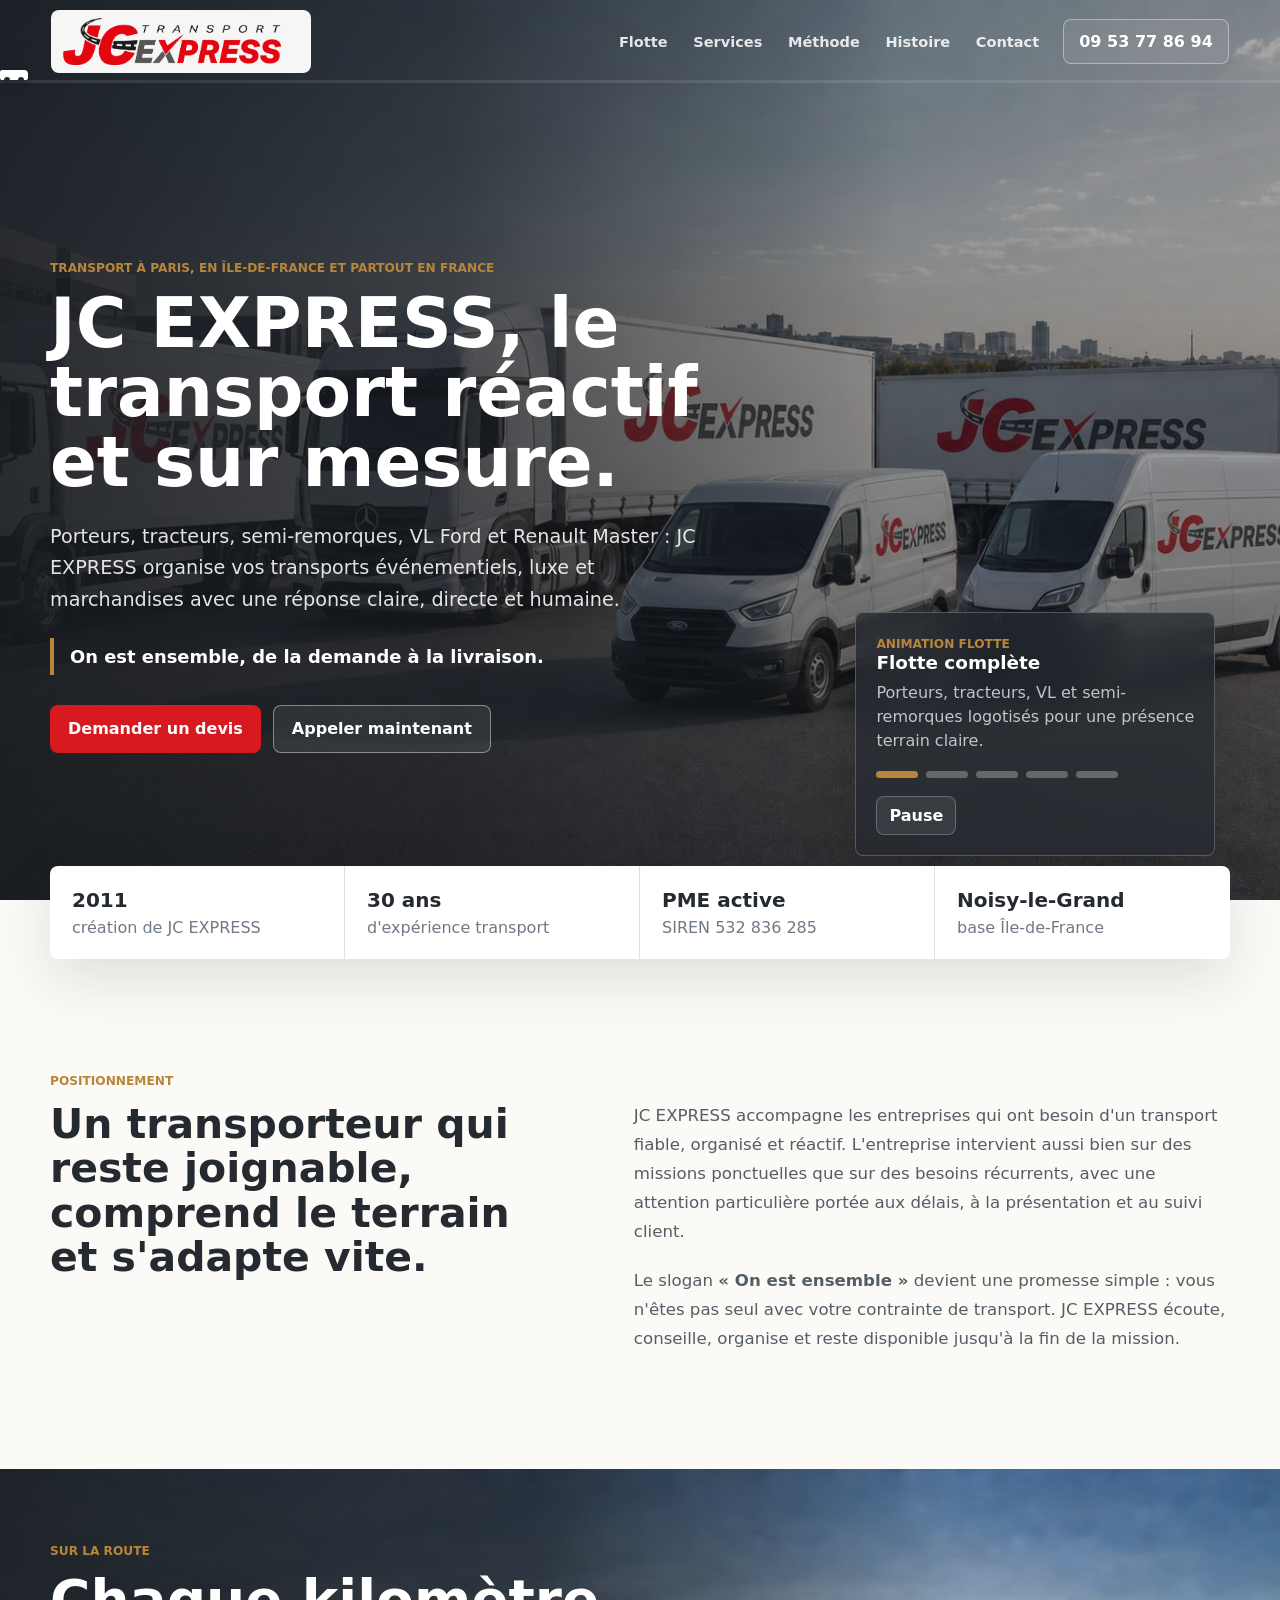
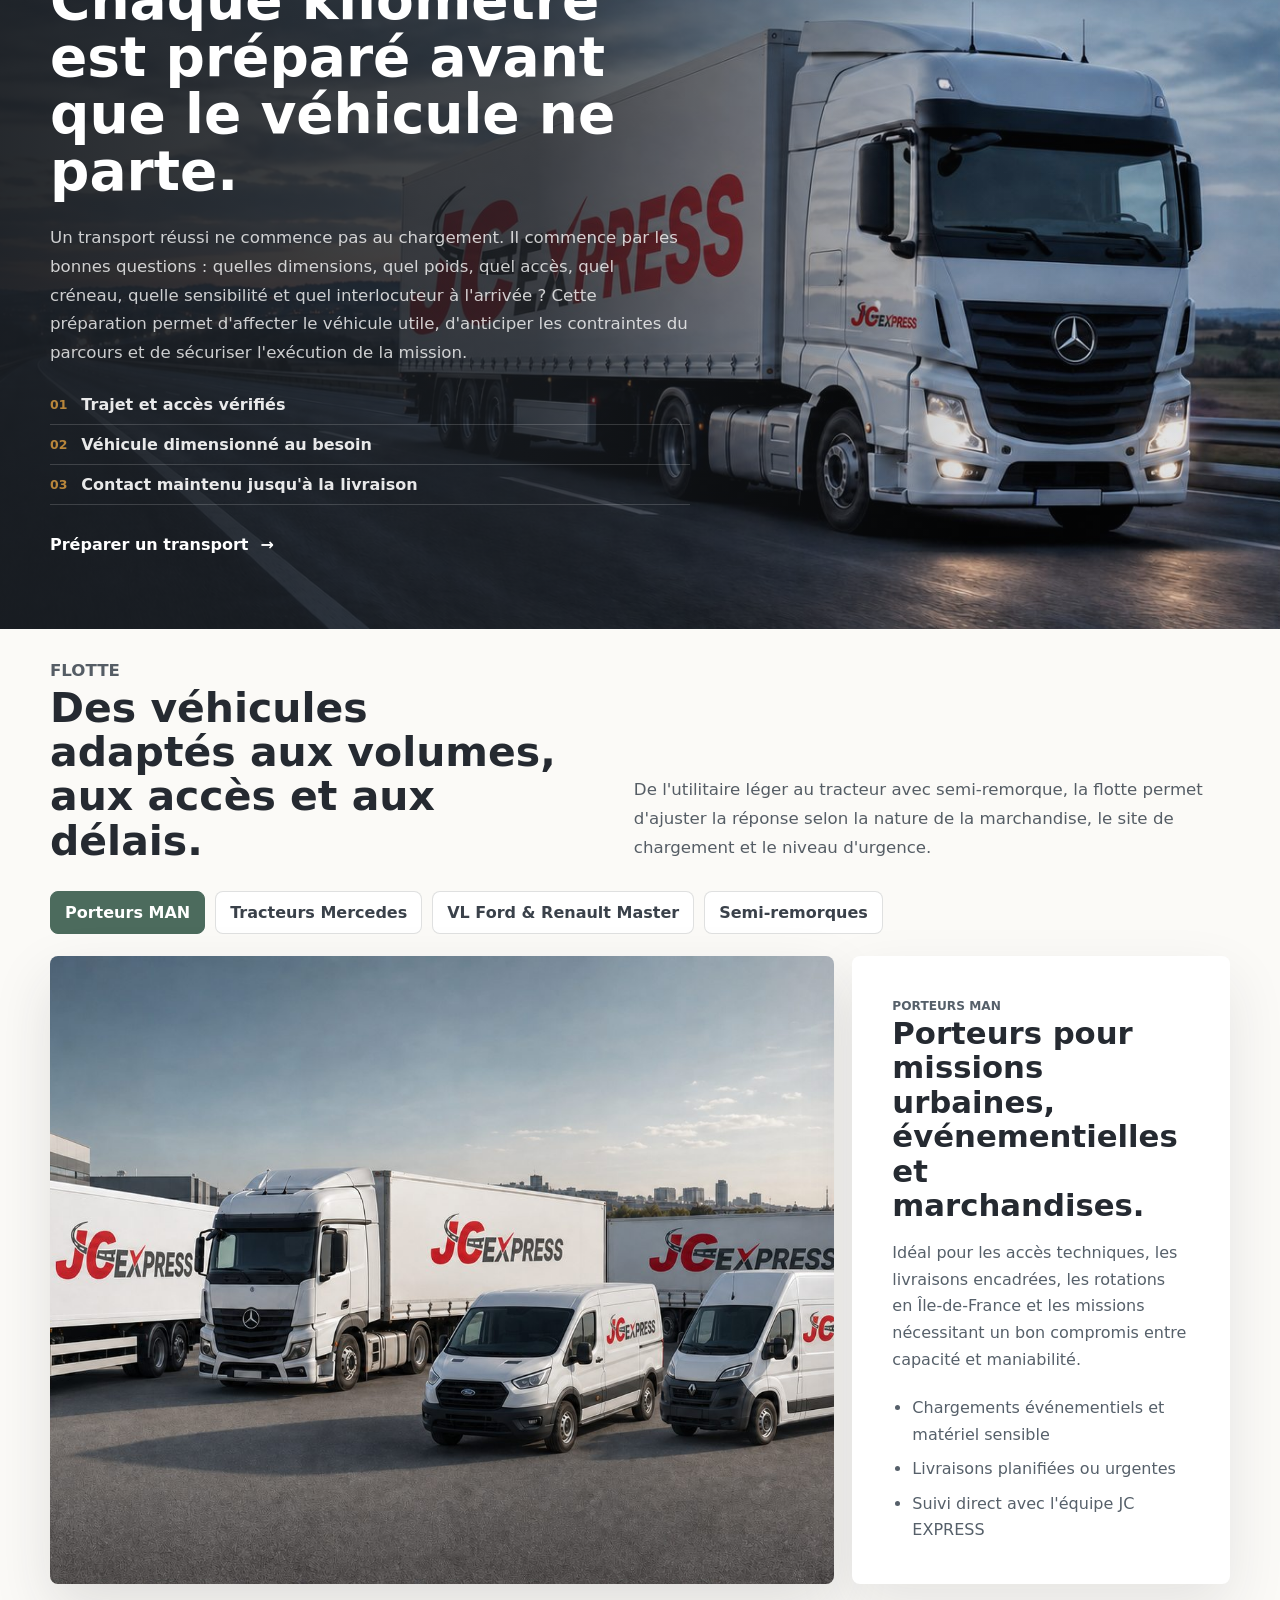
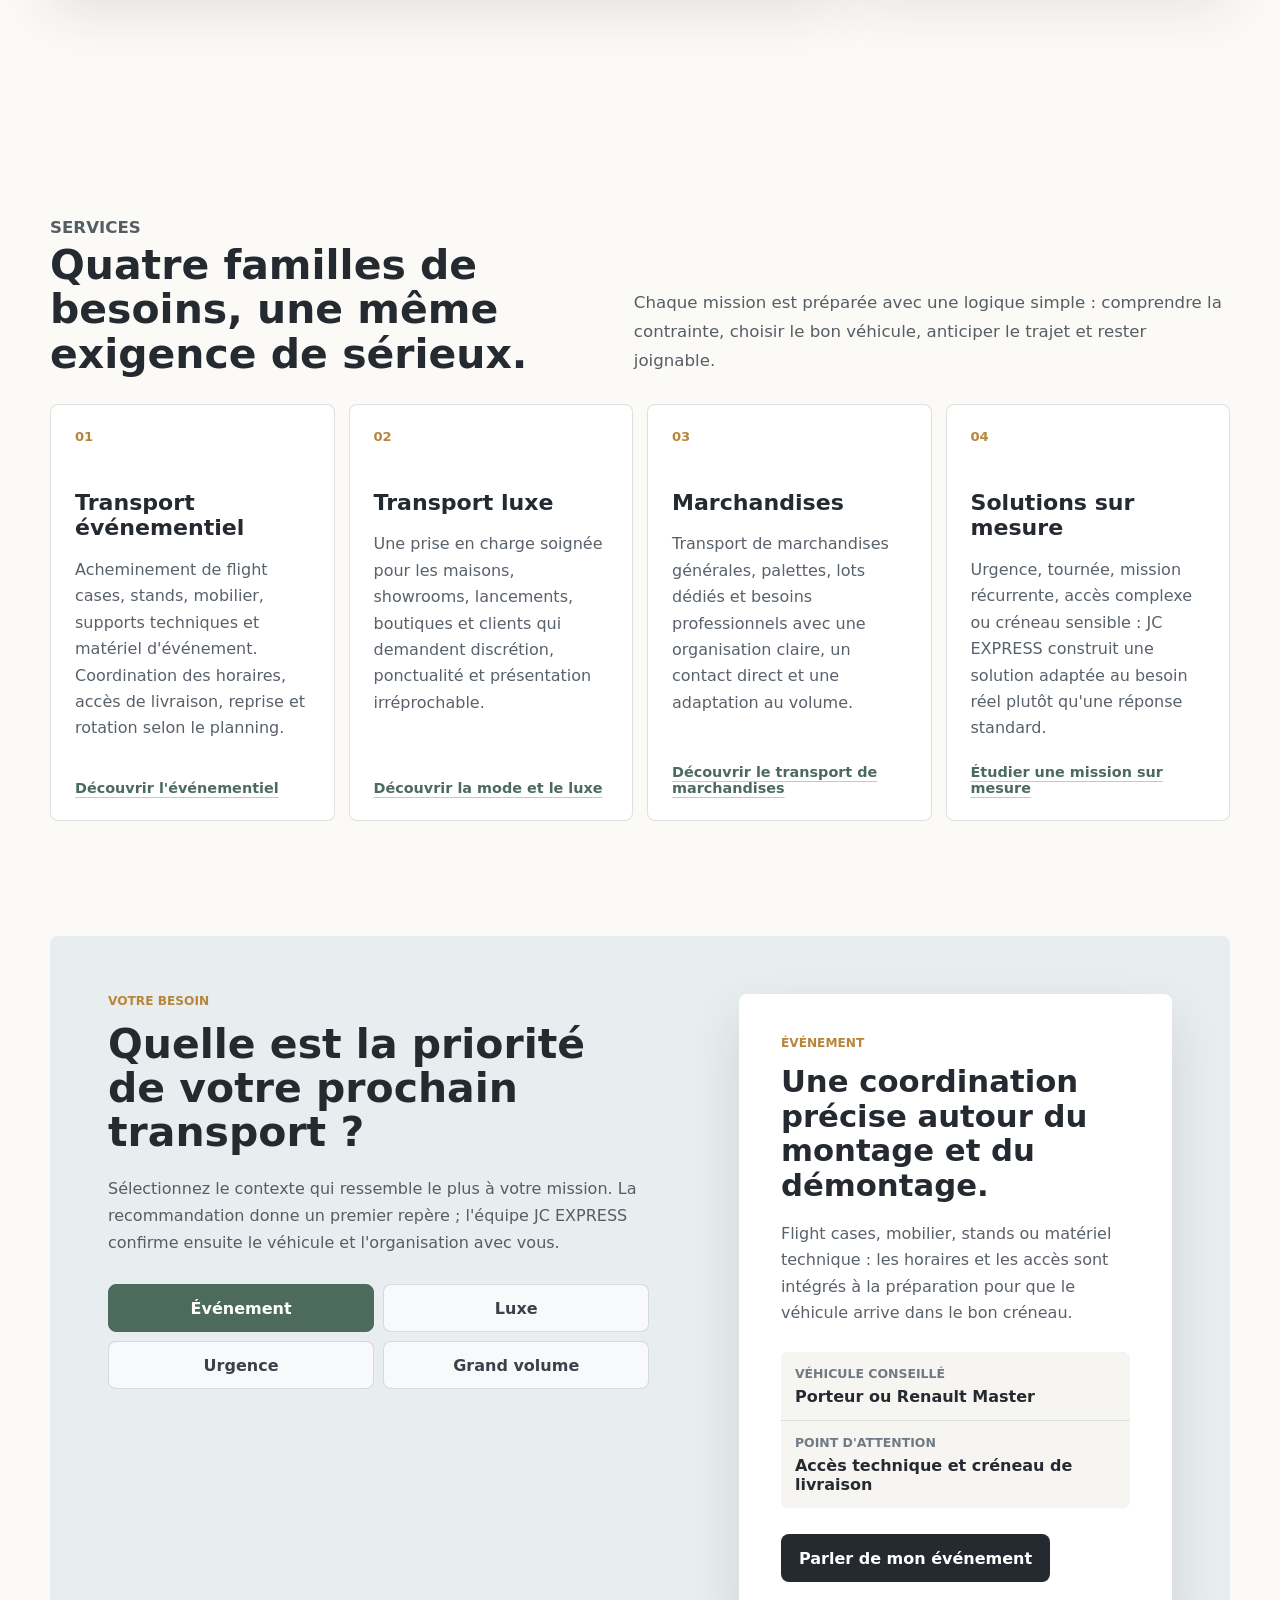
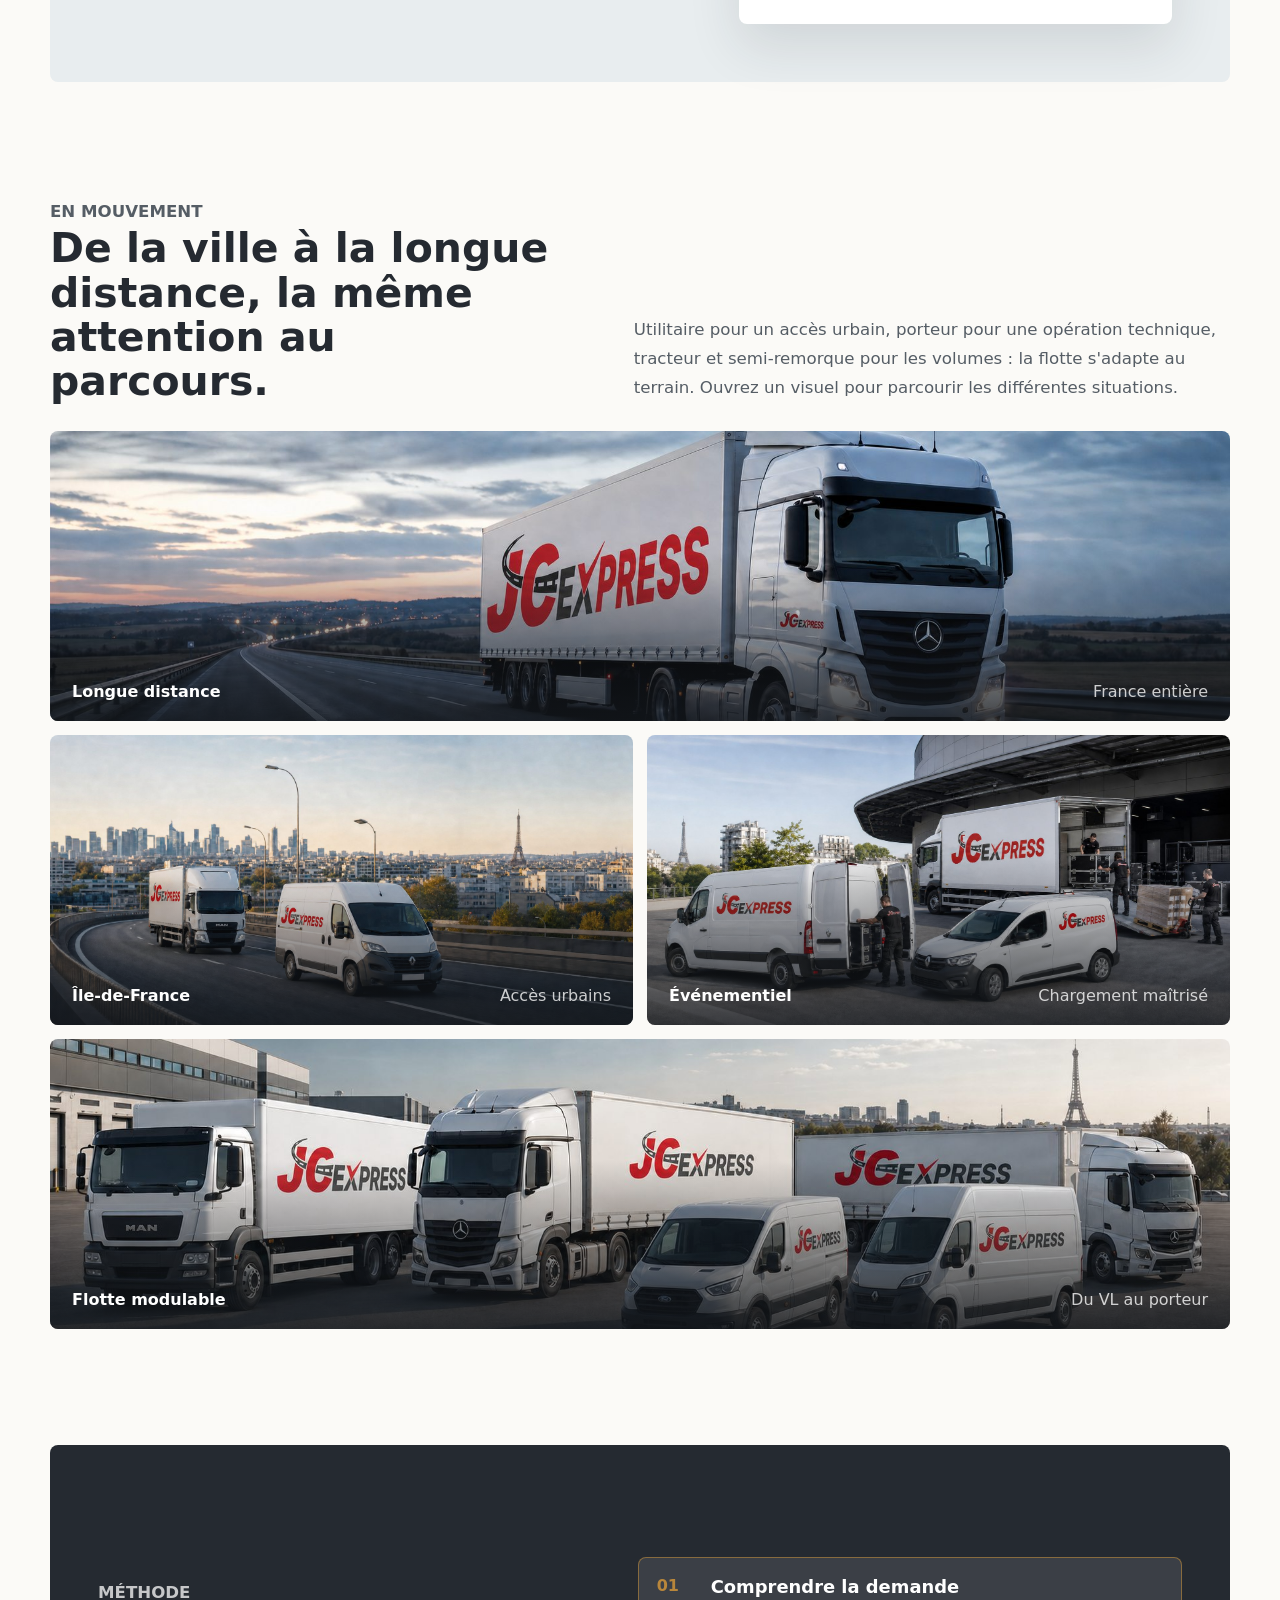
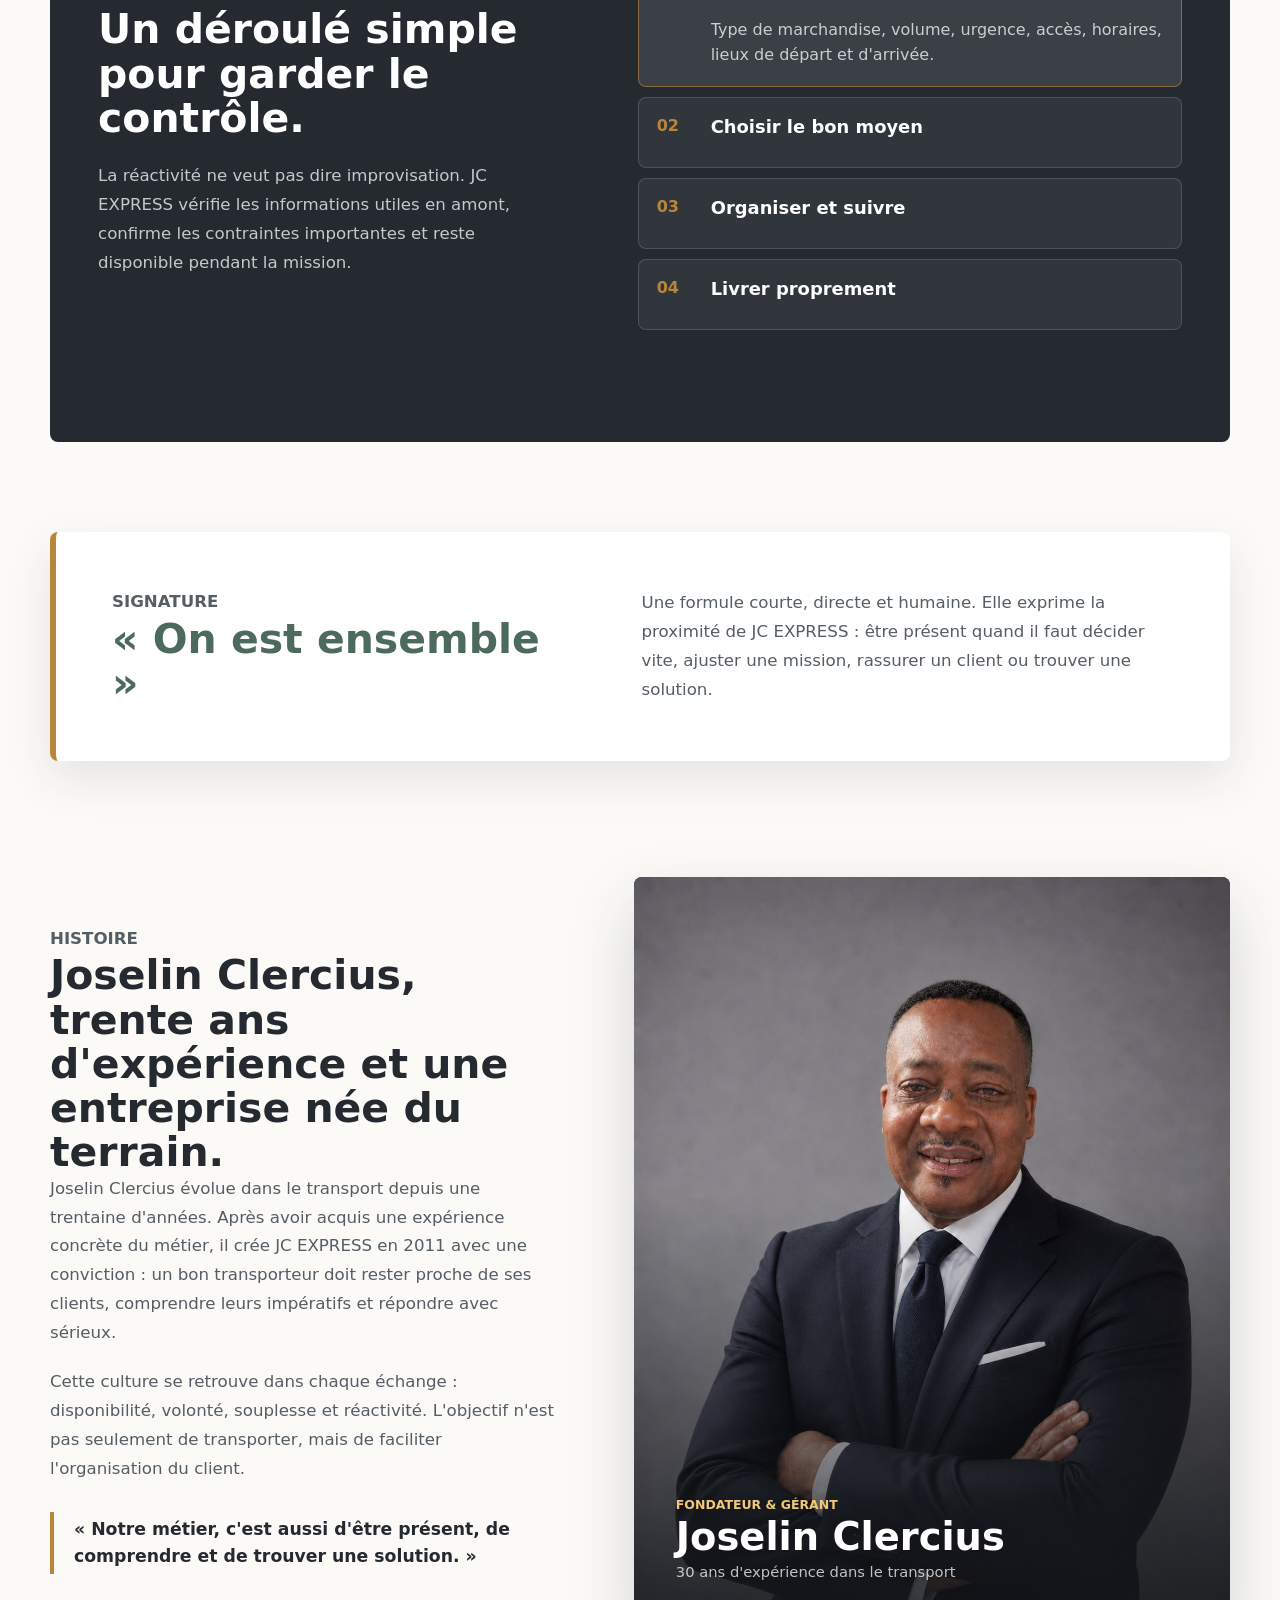
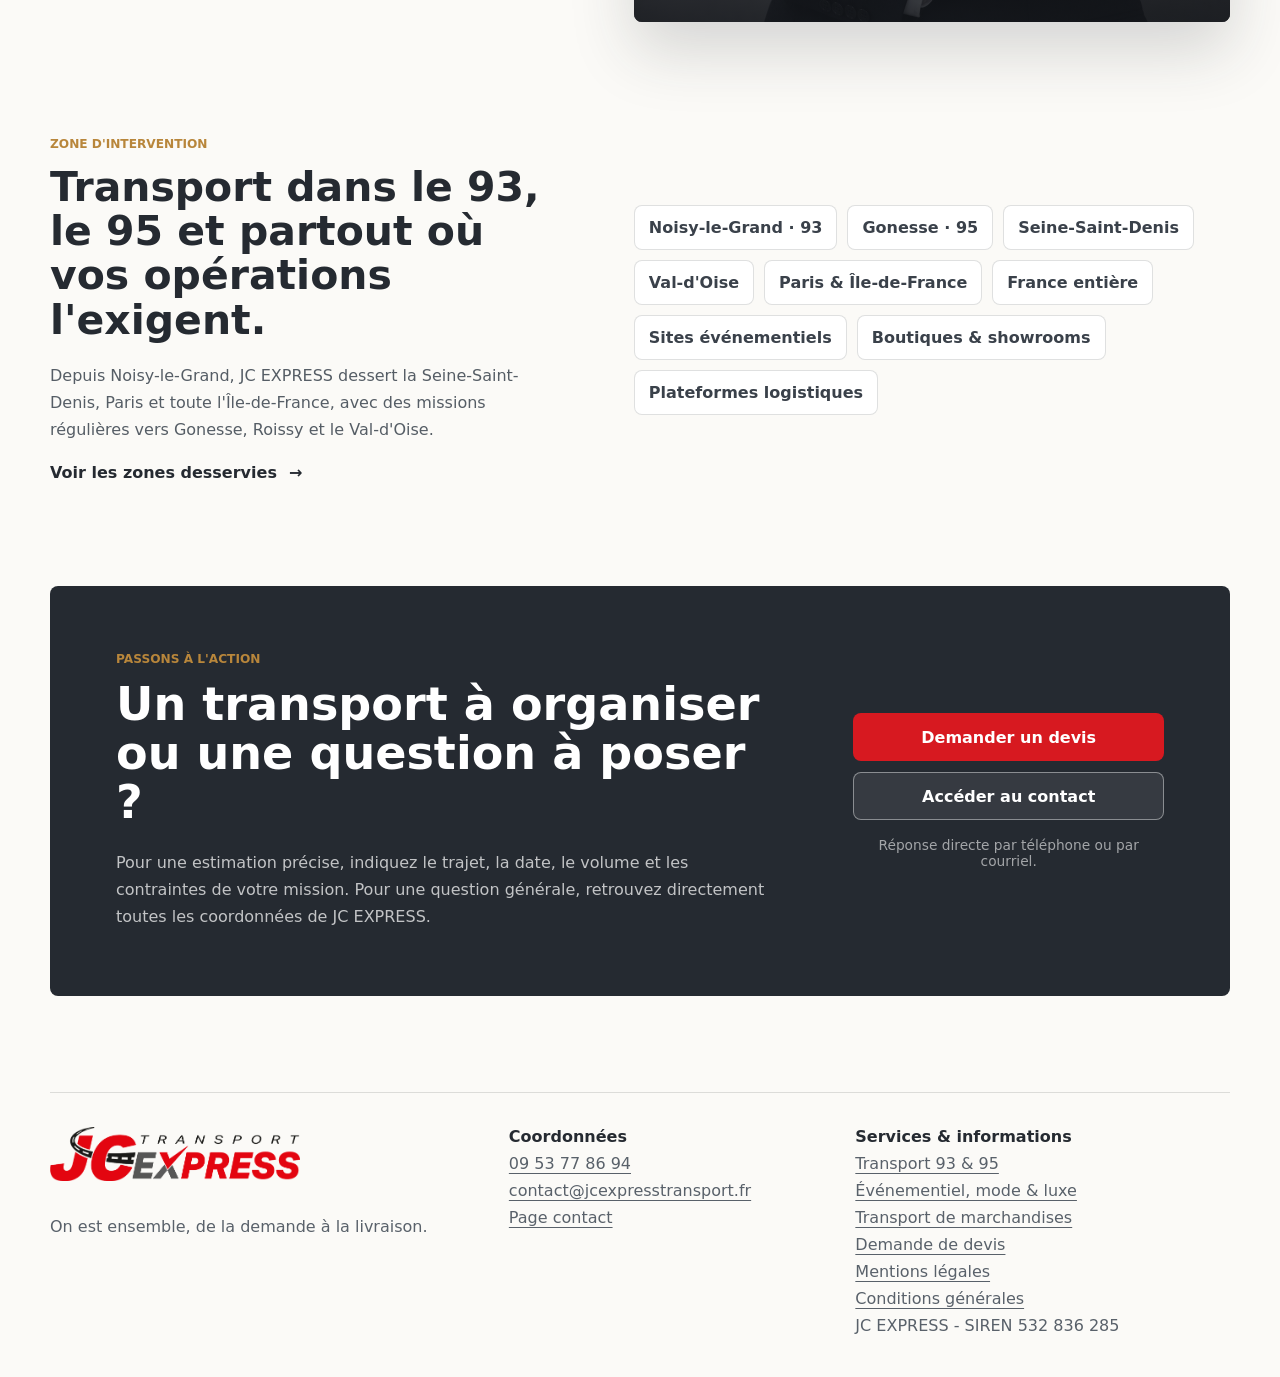
<file: index.html>
<!doctype html>
<html lang="fr">
  <head>
    <meta charset="utf-8" />
    <meta name="viewport" content="width=device-width, initial-scale=1" />
    <title>JC EXPRESS | Transport événementiel, luxe et marchandises</title>
    <link rel="canonical" href="https://www.jcexpresstransport.fr/" />
    <meta
      name="description"
      content="JC EXPRESS organise vos transports événementiels, mode, luxe et marchandises depuis Noisy-le-Grand (93), vers Gonesse (95), l'Île-de-France et toute la France."
    />
    <meta name="robots" content="index,follow,max-image-preview:large" />
    <meta name="theme-color" content="#252a31" />
    <meta property="og:title" content="JC EXPRESS | On est ensemble, de la demande à la livraison" />
    <meta
      property="og:description"
      content="Une entreprise de transport réactive, flexible et proche de ses clients depuis 2011."
    />
    <meta property="og:type" content="website" />
    <meta property="og:site_name" content="JC EXPRESS" />
    <meta property="og:locale" content="fr_FR" />
    <meta property="og:url" content="https://www.jcexpresstransport.fr/" />
    <meta property="og:image" content="https://www.jcexpresstransport.fr/assets/fleet-lineup-jc-express-badges.jpg" />
    <link rel="icon" type="image/png" sizes="48x48" href="assets/favicon-48.png" />
    <link rel="icon" type="image/png" sizes="32x32" href="assets/favicon-32.png" />
    <link rel="apple-touch-icon" sizes="180x180" href="assets/apple-touch-icon.png" />
    <link rel="manifest" href="site.webmanifest" />
    <link rel="preload" as="image" href="assets/fleet-lineup-jc-express-badges.jpg" fetchpriority="high" />
    <link rel="stylesheet" href="styles.css" />
    <script type="application/ld+json">
      {
        "@context": "https://schema.org",
        "@type": "LocalBusiness",
        "@id": "https://www.jcexpresstransport.fr/#organization",
        "name": "JC EXPRESS",
        "legalName": "JC EXPRESS",
        "alternateName": ["Transport JC EXPRESS", "JC Express Transport"],
        "slogan": "On est ensemble, de la demande à la livraison.",
        "description": "Entreprise de transport spécialisée dans l'organisation de transports événementiels, mode, luxe, marchandises et solutions sur mesure.",
        "url": "https://www.jcexpresstransport.fr/",
        "logo": "https://www.jcexpresstransport.fr/assets/logo-jc-express-profil.png",
        "image": [
          "https://www.jcexpresstransport.fr/assets/fleet-lineup-jc-express-badges.jpg",
          "https://www.jcexpresstransport.fr/assets/joselin-clercius-fondateur-officiel.jpg"
        ],
        "foundingDate": "2011-07-01",
        "founder": {
          "@type": "Person",
          "name": "Joselin Clercius",
          "jobTitle": "Fondateur et gérant",
          "image": "https://www.jcexpresstransport.fr/assets/joselin-clercius-fondateur-officiel.jpg"
        },
        "priceRange": "Sur devis",
        "openingHoursSpecification": [
          {
            "@type": "OpeningHoursSpecification",
            "dayOfWeek": ["Monday", "Tuesday", "Wednesday", "Thursday", "Friday"],
            "opens": "07:30",
            "closes": "19:00"
          },
          {
            "@type": "OpeningHoursSpecification",
            "dayOfWeek": "Saturday",
            "opens": "07:30",
            "closes": "12:00"
          }
        ],
        "identifier": [
          {
            "@type": "PropertyValue",
            "propertyID": "SIREN",
            "value": "532836285"
          },
          {
            "@type": "PropertyValue",
            "propertyID": "SIRET",
            "value": "53283628500017"
          }
        ],
        "address": {
          "@type": "PostalAddress",
          "streetAddress": "7 Mail Victor Jarra",
          "postalCode": "93160",
          "addressLocality": "Noisy-le-Grand",
          "addressCountry": "FR"
        },
        "geo": {
          "@type": "GeoCoordinates",
          "latitude": 48.8389135,
          "longitude": 2.5540084907
        },
        "telephone": ["+33953778694", "+33621654037", "+33617568161"],
        "email": "contact@jcexpresstransport.fr",
        "areaServed": [
          { "@type": "City", "name": "Noisy-le-Grand" },
          { "@type": "City", "name": "Gonesse" },
          { "@type": "AdministrativeArea", "name": "Seine-Saint-Denis" },
          { "@type": "AdministrativeArea", "name": "Val-d'Oise" },
          { "@type": "AdministrativeArea", "name": "Île-de-France" },
          { "@type": "Country", "name": "France" }
        ],
        "knowsAbout": [
          "Transport événementiel",
          "Transport mode et luxe",
          "Transport de marchandises",
          "Transport urgent",
          "Affrètement et organisation des transports"
        ],
        "hasOfferCatalog": {
          "@type": "OfferCatalog",
          "name": "Solutions de transport JC EXPRESS",
          "itemListElement": [
            { "@type": "Offer", "itemOffered": { "@type": "Service", "name": "Transport événementiel" } },
            { "@type": "Offer", "itemOffered": { "@type": "Service", "name": "Transport mode et luxe" } },
            { "@type": "Offer", "itemOffered": { "@type": "Service", "name": "Transport de marchandises" } },
            { "@type": "Offer", "itemOffered": { "@type": "Service", "name": "Transport sur mesure" } }
          ]
        },
        "sameAs": [
          "https://annuaire-entreprises.data.gouv.fr/entreprise/jc-express-532836285",
          "https://www.pagesjaunes.fr/pros/61851001",
          "https://www.societe.com/societe/jc-express-532836285.html",
          "https://fr.mappy.com/poi/63425eb551b6101d6eec6eae"
        ]
      }
    </script>
    <script type="application/ld+json">
      {
        "@context": "https://schema.org",
        "@type": "WebSite",
        "@id": "https://www.jcexpresstransport.fr/#website",
        "url": "https://www.jcexpresstransport.fr/",
        "name": "JC EXPRESS",
        "alternateName": "Transport JC EXPRESS",
        "publisher": { "@id": "https://www.jcexpresstransport.fr/#organization" },
        "inLanguage": "fr-FR"
      }
    </script>
  </head>
  <body>
    <a class="skip-link" href="#contenu">Aller au contenu</a>

    <header class="site-header" data-header>
      <a class="brand" href="#accueil" aria-label="JC EXPRESS - Accueil" data-brand>
        <img src="assets/logo-jc-express.png" alt="Transport JC EXPRESS" />
      </a>

      <button class="menu-toggle" type="button" aria-expanded="false" aria-controls="navigation" data-menu-toggle>
        <span></span>
        <span></span>
        <span></span>
        <span class="sr-only">Menu</span>
      </button>

      <nav class="site-nav" id="navigation" data-nav>
        <a href="#flotte">Flotte</a>
        <a href="#services">Services</a>
        <a href="#methode">Méthode</a>
        <a href="#histoire">Histoire</a>
        <a href="/contact">Contact</a>
      </nav>

      <a class="header-phone" href="tel:+33953778694">09 53 77 86 94</a>
      <div class="route-progress" aria-hidden="true"><span data-route-progress></span><i></i></div>
    </header>

    <main id="contenu">
      <section class="hero" id="accueil" aria-labelledby="hero-title">
        <div class="hero-stage" data-hero-stage aria-hidden="true">
          <div class="hero-slide is-active" style="--bg: url('assets/fleet-lineup-jc-express-badges.jpg')"></div>
          <div class="hero-slide" style="--bg: url('assets/fleet-loading-jc-express-badges.jpg')"></div>
          <div class="hero-slide" style="--bg: url('assets/fleet-semi-jc-express-badges.jpg')"></div>
          <div class="hero-slide" style="--bg: url('assets/route-semi-jc-express-badges.jpg')"></div>
          <div class="hero-slide" style="--bg: url('assets/route-paris-jc-express-badges.jpg')"></div>
        </div>
        <div class="hero-scrim" aria-hidden="true"></div>

        <div class="hero-inner">
          <div class="hero-copy">
            <p class="eyebrow">Transport à Paris, en Île-de-France et partout en France</p>
            <h1 id="hero-title">JC EXPRESS, le transport réactif et sur mesure.</h1>
            <p class="hero-lead">
              Porteurs, tracteurs, semi-remorques, VL Ford et Renault Master : JC EXPRESS organise vos
              transports événementiels, luxe et marchandises avec une réponse claire, directe et humaine.
            </p>
            <p class="hero-slogan">On est ensemble, de la demande à la livraison.</p>
            <div class="hero-actions" aria-label="Actions principales">
              <a class="button button-primary" href="/devis">Demander un devis</a>
              <a class="button button-secondary" href="tel:+33621654037">Appeler maintenant</a>
            </div>
          </div>

          <div class="hero-control-panel" aria-label="Animation de flotte">
            <div>
              <span class="panel-label">Animation flotte</span>
              <strong data-slide-title>Flotte complète</strong>
              <p data-slide-copy>Porteurs, tracteurs, VL et semi-remorques logotisés pour une présence terrain claire.</p>
            </div>
            <div class="hero-dots" role="tablist" aria-label="Choisir un visuel">
              <button class="is-active" type="button" data-slide-dot="0" aria-label="Voir la flotte complète"></button>
              <button type="button" data-slide-dot="1" aria-label="Voir le chargement événementiel"></button>
              <button type="button" data-slide-dot="2" aria-label="Voir les semi-remorques"></button>
              <button type="button" data-slide-dot="3" aria-label="Voir un transport longue distance"></button>
              <button type="button" data-slide-dot="4" aria-label="Voir une livraison en région parisienne"></button>
            </div>
            <button class="pause-button" type="button" data-hero-pause>Pause</button>
          </div>
        </div>
      </section>

      <section class="trust-strip" aria-label="Repères JC EXPRESS">
        <div>
          <strong data-count="2011">2011</strong>
          <span>création de JC EXPRESS</span>
        </div>
        <div>
          <strong data-count="30" data-suffix=" ans">30 ans</strong>
          <span>d'expérience transport</span>
        </div>
        <div>
          <strong>PME active</strong>
          <span>SIREN 532 836 285</span>
        </div>
        <div>
          <strong>Noisy-le-Grand</strong>
          <span>base Île-de-France</span>
        </div>
      </section>

      <section class="section intro" aria-labelledby="intro-title">
        <div class="section-label">Positionnement</div>
        <div class="intro-grid">
          <h2 id="intro-title">Un transporteur qui reste joignable, comprend le terrain et s'adapte vite.</h2>
          <div class="rich-copy">
            <p>
              JC EXPRESS accompagne les entreprises qui ont besoin d'un transport fiable, organisé et réactif.
              L'entreprise intervient aussi bien sur des missions ponctuelles que sur des besoins récurrents,
              avec une attention particulière portée aux délais, à la présentation et au suivi client.
            </p>
            <p>
              Le slogan <strong>« On est ensemble »</strong> devient une promesse simple : vous n'êtes pas seul
              avec votre contrainte de transport. JC EXPRESS écoute, conseille, organise et reste disponible
              jusqu'à la fin de la mission.
            </p>
          </div>
        </div>
      </section>

      <section class="road-story" aria-labelledby="road-story-title" data-reveal>
        <div class="road-story-media" aria-hidden="true">
          <img src="assets/route-semi-jc-express-badges.jpg" alt="" width="1919" height="820" loading="lazy" decoding="async" />
        </div>
        <div class="road-story-scrim" aria-hidden="true"></div>
        <div class="road-story-inner">
          <p class="section-label">Sur la route</p>
          <h2 id="road-story-title">Chaque kilomètre est préparé avant que le véhicule ne parte.</h2>
          <p>
            Un transport réussi ne commence pas au chargement. Il commence par les bonnes questions : quelles
            dimensions, quel poids, quel accès, quel créneau, quelle sensibilité et quel interlocuteur à l'arrivée ?
            Cette préparation permet d'affecter le véhicule utile, d'anticiper les contraintes du parcours et de
            sécuriser l'exécution de la mission.
          </p>
          <div class="road-story-points" aria-label="Engagements opérationnels">
            <span><b>01</b> Trajet et accès vérifiés</span>
            <span><b>02</b> Véhicule dimensionné au besoin</span>
            <span><b>03</b> Contact maintenu jusqu'à la livraison</span>
          </div>
          <a class="text-link" href="/devis">Préparer un transport <span aria-hidden="true">→</span></a>
        </div>
      </section>

      <section class="fleet-section" id="flotte" aria-labelledby="fleet-title">
        <div class="section-heading">
          <div>
            <p class="section-label">Flotte</p>
            <h2 id="fleet-title">Des véhicules adaptés aux volumes, aux accès et aux délais.</h2>
          </div>
          <p>
            De l'utilitaire léger au tracteur avec semi-remorque, la flotte permet d'ajuster la réponse selon
            la nature de la marchandise, le site de chargement et le niveau d'urgence.
          </p>
        </div>

        <div class="fleet-tabs" role="tablist" aria-label="Types de véhicules">
          <button class="is-active" type="button" data-fleet-tab="porteurs">Porteurs MAN</button>
          <button type="button" data-fleet-tab="tracteurs">Tracteurs Mercedes</button>
          <button type="button" data-fleet-tab="vl">VL Ford & Renault Master</button>
          <button type="button" data-fleet-tab="semi">Semi-remorques</button>
        </div>

        <div class="fleet-display">
          <img src="assets/fleet-lineup-jc-express-badges.jpg" alt="Flotte JC EXPRESS avec porteur MAN, tracteurs Mercedes et utilitaires Ford et Renault" width="1774" height="887" loading="lazy" decoding="async" data-fleet-image />
          <article class="fleet-card" data-fleet-card>
            <p class="card-kicker">Porteurs MAN</p>
            <h3>Porteurs pour missions urbaines, événementielles et marchandises.</h3>
            <p>
              Idéal pour les accès techniques, les livraisons encadrées, les rotations en Île-de-France et les
              missions nécessitant un bon compromis entre capacité et maniabilité.
            </p>
            <ul>
              <li>Chargements événementiels et matériel sensible</li>
              <li>Livraisons planifiées ou urgentes</li>
              <li>Suivi direct avec l'équipe JC EXPRESS</li>
            </ul>
          </article>
        </div>
      </section>

      <section class="section services" id="services" aria-labelledby="services-title">
        <div class="section-heading">
          <div>
            <p class="section-label">Services</p>
            <h2 id="services-title">Quatre familles de besoins, une même exigence de sérieux.</h2>
          </div>
          <p>
            Chaque mission est préparée avec une logique simple : comprendre la contrainte, choisir le bon véhicule,
            anticiper le trajet et rester joignable.
          </p>
        </div>

        <div class="service-grid">
          <article class="service-card">
            <span>01</span>
            <h3>Transport événementiel</h3>
            <p>
              Acheminement de flight cases, stands, mobilier, supports techniques et matériel d'événement.
              Coordination des horaires, accès de livraison, reprise et rotation selon le planning.
            </p>
            <a class="service-link" href="/transport-evenementiel-mode-luxe">Découvrir l'événementiel</a>
          </article>
          <article class="service-card">
            <span>02</span>
            <h3>Transport luxe</h3>
            <p>
              Une prise en charge soignée pour les maisons, showrooms, lancements, boutiques et clients qui
              demandent discrétion, ponctualité et présentation irréprochable.
            </p>
            <a class="service-link" href="/transport-evenementiel-mode-luxe#mode-luxe">Découvrir la mode et le luxe</a>
          </article>
          <article class="service-card">
            <span>03</span>
            <h3>Marchandises</h3>
            <p>
              Transport de marchandises générales, palettes, lots dédiés et besoins professionnels avec une
              organisation claire, un contact direct et une adaptation au volume.
            </p>
            <a class="service-link" href="/transport-marchandises">Découvrir le transport de marchandises</a>
          </article>
          <article class="service-card">
            <span>04</span>
            <h3>Solutions sur mesure</h3>
            <p>
              Urgence, tournée, mission récurrente, accès complexe ou créneau sensible : JC EXPRESS construit
              une solution adaptée au besoin réel plutôt qu'une réponse standard.
            </p>
            <a class="service-link" href="/devis">Étudier une mission sur mesure</a>
          </article>
        </div>
      </section>

      <section class="mission-lab" aria-labelledby="mission-title" data-mission-lab data-reveal>
        <div class="mission-intro">
          <p class="section-label">Votre besoin</p>
          <h2 id="mission-title">Quelle est la priorité de votre prochain transport ?</h2>
          <p>
            Sélectionnez le contexte qui ressemble le plus à votre mission. La recommandation donne un premier
            repère ; l'équipe JC EXPRESS confirme ensuite le véhicule et l'organisation avec vous.
          </p>
          <div class="mission-tabs" role="tablist" aria-label="Choisir une priorité de transport">
            <button class="is-active" type="button" role="tab" aria-selected="true" data-mission="event">Événement</button>
            <button type="button" role="tab" aria-selected="false" data-mission="luxe">Luxe</button>
            <button type="button" role="tab" aria-selected="false" data-mission="urgent">Urgence</button>
            <button type="button" role="tab" aria-selected="false" data-mission="volume">Grand volume</button>
          </div>
        </div>

        <article class="mission-result" aria-live="polite" data-mission-result>
          <p class="card-kicker" data-mission-kicker>Événement</p>
          <h3 data-mission-title>Une coordination précise autour du montage et du démontage.</h3>
          <p data-mission-copy>
            Flight cases, mobilier, stands ou matériel technique : les horaires et les accès sont intégrés à la
            préparation pour que le véhicule arrive dans le bon créneau.
          </p>
          <dl>
            <div><dt>Véhicule conseillé</dt><dd data-mission-vehicle>Porteur ou Renault Master</dd></div>
            <div><dt>Point d'attention</dt><dd data-mission-focus>Accès technique et créneau de livraison</dd></div>
          </dl>
          <a class="button button-dark" href="/devis" data-mission-cta>Parler de mon événement</a>
        </article>
      </section>

      <section class="section road-gallery" aria-labelledby="gallery-title" data-reveal>
        <div class="section-heading">
          <div>
            <p class="section-label">En mouvement</p>
            <h2 id="gallery-title">De la ville à la longue distance, la même attention au parcours.</h2>
          </div>
          <p>
            Utilitaire pour un accès urbain, porteur pour une opération technique, tracteur et semi-remorque pour
            les volumes : la flotte s'adapte au terrain. Ouvrez un visuel pour parcourir les différentes situations.
          </p>
        </div>

        <div class="gallery-grid" data-gallery>
          <button class="gallery-item gallery-item-wide" type="button" data-gallery-index="0">
            <img src="assets/route-semi-jc-express-badges.jpg" alt="Tracteur Mercedes et semi-remorque JC EXPRESS sur une autoroute française" width="1919" height="820" loading="lazy" decoding="async" />
            <span><b>Longue distance</b> France entière</span>
          </button>
          <button class="gallery-item" type="button" data-gallery-index="1">
            <img src="assets/route-paris-jc-express-badges.jpg" alt="Renault Master et porteur MAN JC EXPRESS en circulation vers Paris" width="1774" height="887" loading="lazy" decoding="async" />
            <span><b>Île-de-France</b> Accès urbains</span>
          </button>
          <button class="gallery-item" type="button" data-gallery-index="2">
            <img src="assets/fleet-loading-jc-express-badges.jpg" alt="Véhicules Renault JC EXPRESS lors d'un chargement événementiel" width="1832" height="859" loading="lazy" decoding="async" />
            <span><b>Événementiel</b> Chargement maîtrisé</span>
          </button>
          <button class="gallery-item gallery-item-wide" type="button" data-gallery-index="3">
            <img src="assets/fleet-lineup-jc-express-badges.jpg" alt="Flotte JC EXPRESS de véhicules MAN, Mercedes, Ford et Renault" width="1774" height="887" loading="lazy" decoding="async" />
            <span><b>Flotte modulable</b> Du VL au porteur</span>
          </button>
        </div>
      </section>

      <section class="method" id="methode" aria-labelledby="method-title">
        <div class="method-copy">
          <p class="section-label">Méthode</p>
          <h2 id="method-title">Un déroulé simple pour garder le contrôle.</h2>
          <p>
            La réactivité ne veut pas dire improvisation. JC EXPRESS vérifie les informations utiles en amont,
            confirme les contraintes importantes et reste disponible pendant la mission.
          </p>
        </div>
        <div class="accordion" data-accordion>
          <button class="accordion-item is-open" type="button" aria-expanded="true">
            <span>01</span>
            <strong>Comprendre la demande</strong>
            <p>Type de marchandise, volume, urgence, accès, horaires, lieux de départ et d'arrivée.</p>
          </button>
          <button class="accordion-item" type="button" aria-expanded="false">
            <span>02</span>
            <strong>Choisir le bon moyen</strong>
            <p>VL, Renault Master, porteur, tracteur ou semi-remorque selon la mission.</p>
          </button>
          <button class="accordion-item" type="button" aria-expanded="false">
            <span>03</span>
            <strong>Organiser et suivre</strong>
            <p>Préparation du trajet, confirmation des créneaux et contact direct avec le client.</p>
          </button>
          <button class="accordion-item" type="button" aria-expanded="false">
            <span>04</span>
            <strong>Livrer proprement</strong>
            <p>Respect des engagements, soin apporté au matériel et retour clair après intervention.</p>
          </button>
        </div>
      </section>

      <section class="slogan-band" aria-labelledby="slogan-title">
        <div>
          <p class="section-label">Signature</p>
          <h2 id="slogan-title">« On est ensemble »</h2>
        </div>
        <p>
          Une formule courte, directe et humaine. Elle exprime la proximité de JC EXPRESS : être présent quand
          il faut décider vite, ajuster une mission, rassurer un client ou trouver une solution.
        </p>
      </section>

      <section class="section founder" id="histoire" aria-labelledby="founder-title">
        <div class="founder-copy">
          <p class="section-label">Histoire</p>
          <h2 id="founder-title">Joselin Clercius, trente ans d'expérience et une entreprise née du terrain.</h2>
          <p>
            Joselin Clercius évolue dans le transport depuis une trentaine d'années. Après avoir acquis une
            expérience concrète du métier, il crée JC EXPRESS en 2011 avec une conviction : un bon transporteur
            doit rester proche de ses clients, comprendre leurs impératifs et répondre avec sérieux.
          </p>
          <p>
            Cette culture se retrouve dans chaque échange : disponibilité, volonté, souplesse et réactivité.
            L'objectif n'est pas seulement de transporter, mais de faciliter l'organisation du client.
          </p>
          <blockquote class="founder-quote">
            « Notre métier, c'est aussi d'être présent, de comprendre et de trouver une solution. »
          </blockquote>
        </div>

        <figure class="founder-portrait" data-reveal>
          <img
            src="assets/joselin-clercius-fondateur-officiel.jpg"
            alt="Joselin Clercius, fondateur et gérant de JC EXPRESS"
            width="1122"
            height="1402"
            loading="lazy"
            decoding="async"
          />
          <figcaption>
            <span>Fondateur &amp; gérant</span>
            <strong>Joselin Clercius</strong>
            <small>30 ans d'expérience dans le transport</small>
          </figcaption>
        </figure>
      </section>

      <section class="coverage" aria-labelledby="coverage-title">
        <div class="coverage-copy">
          <p class="section-label">Zone d'intervention</p>
          <h2 id="coverage-title">Transport dans le 93, le 95 et partout où vos opérations l'exigent.</h2>
          <p>
            Depuis Noisy-le-Grand, JC EXPRESS dessert la Seine-Saint-Denis, Paris et toute l'Île-de-France, avec
            des missions régulières vers Gonesse, Roissy et le Val-d'Oise.
          </p>
          <a class="text-link text-link-dark" href="/transport-ile-de-france">Voir les zones desservies <span aria-hidden="true">→</span></a>
        </div>
        <div class="coverage-list">
          <span>Noisy-le-Grand · 93</span>
          <span>Gonesse · 95</span>
          <span>Seine-Saint-Denis</span>
          <span>Val-d'Oise</span>
          <span>Paris &amp; Île-de-France</span>
          <span>France entière</span>
          <span>Sites événementiels</span>
          <span>Boutiques & showrooms</span>
          <span>Plateformes logistiques</span>
        </div>
      </section>

      <section class="contact-cta-band" id="contact" aria-labelledby="contact-title">
        <div>
          <p class="section-label">Passons à l'action</p>
          <h2 id="contact-title">Un transport à organiser ou une question à poser ?</h2>
          <p>
            Pour une estimation précise, indiquez le trajet, la date, le volume et les contraintes de votre mission.
            Pour une question générale, retrouvez directement toutes les coordonnées de JC EXPRESS.
          </p>
        </div>
        <div class="contact-cta-actions">
          <a class="button button-primary" href="/devis">Demander un devis</a>
          <a class="button button-secondary" href="/contact">Accéder au contact</a>
          <span>Réponse directe par téléphone ou par courriel.</span>
        </div>
      </section>
    </main>

    <footer class="site-footer">
      <div>
        <img src="assets/logo-jc-express.png" alt="Transport JC EXPRESS" />
        <p>On est ensemble, de la demande à la livraison.</p>
      </div>
      <div>
        <strong>Coordonnées</strong>
        <a href="tel:+33953778694">09 53 77 86 94</a>
        <a href="mailto:contact@jcexpresstransport.fr">contact@jcexpresstransport.fr</a>
        <a href="/contact">Page contact</a>
      </div>
      <div>
        <strong>Services &amp; informations</strong>
        <a href="/transport-ile-de-france">Transport 93 &amp; 95</a>
        <a href="/transport-evenementiel-mode-luxe">Événementiel, mode &amp; luxe</a>
        <a href="/transport-marchandises">Transport de marchandises</a>
        <a href="/devis">Demande de devis</a>
        <a href="/mentions-legales">Mentions légales</a>
        <a href="/conditions-generales">Conditions générales</a>
        <span>JC EXPRESS - SIREN 532 836 285</span>
      </div>
    </footer>

    <dialog class="lightbox" data-lightbox aria-label="Galerie de transports JC EXPRESS">
      <button class="lightbox-close" type="button" data-lightbox-close aria-label="Fermer" title="Fermer">×</button>
      <button class="lightbox-nav lightbox-prev" type="button" data-lightbox-prev aria-label="Image précédente" title="Image précédente">‹</button>
      <figure>
        <img src="assets/route-semi-jc-express-badges.jpg" alt="" width="1919" height="820" data-lightbox-image />
        <figcaption data-lightbox-caption></figcaption>
      </figure>
      <button class="lightbox-nav lightbox-next" type="button" data-lightbox-next aria-label="Image suivante" title="Image suivante">›</button>
    </dialog>

    <script src="script.js"></script>
  </body>
</html>
</file>
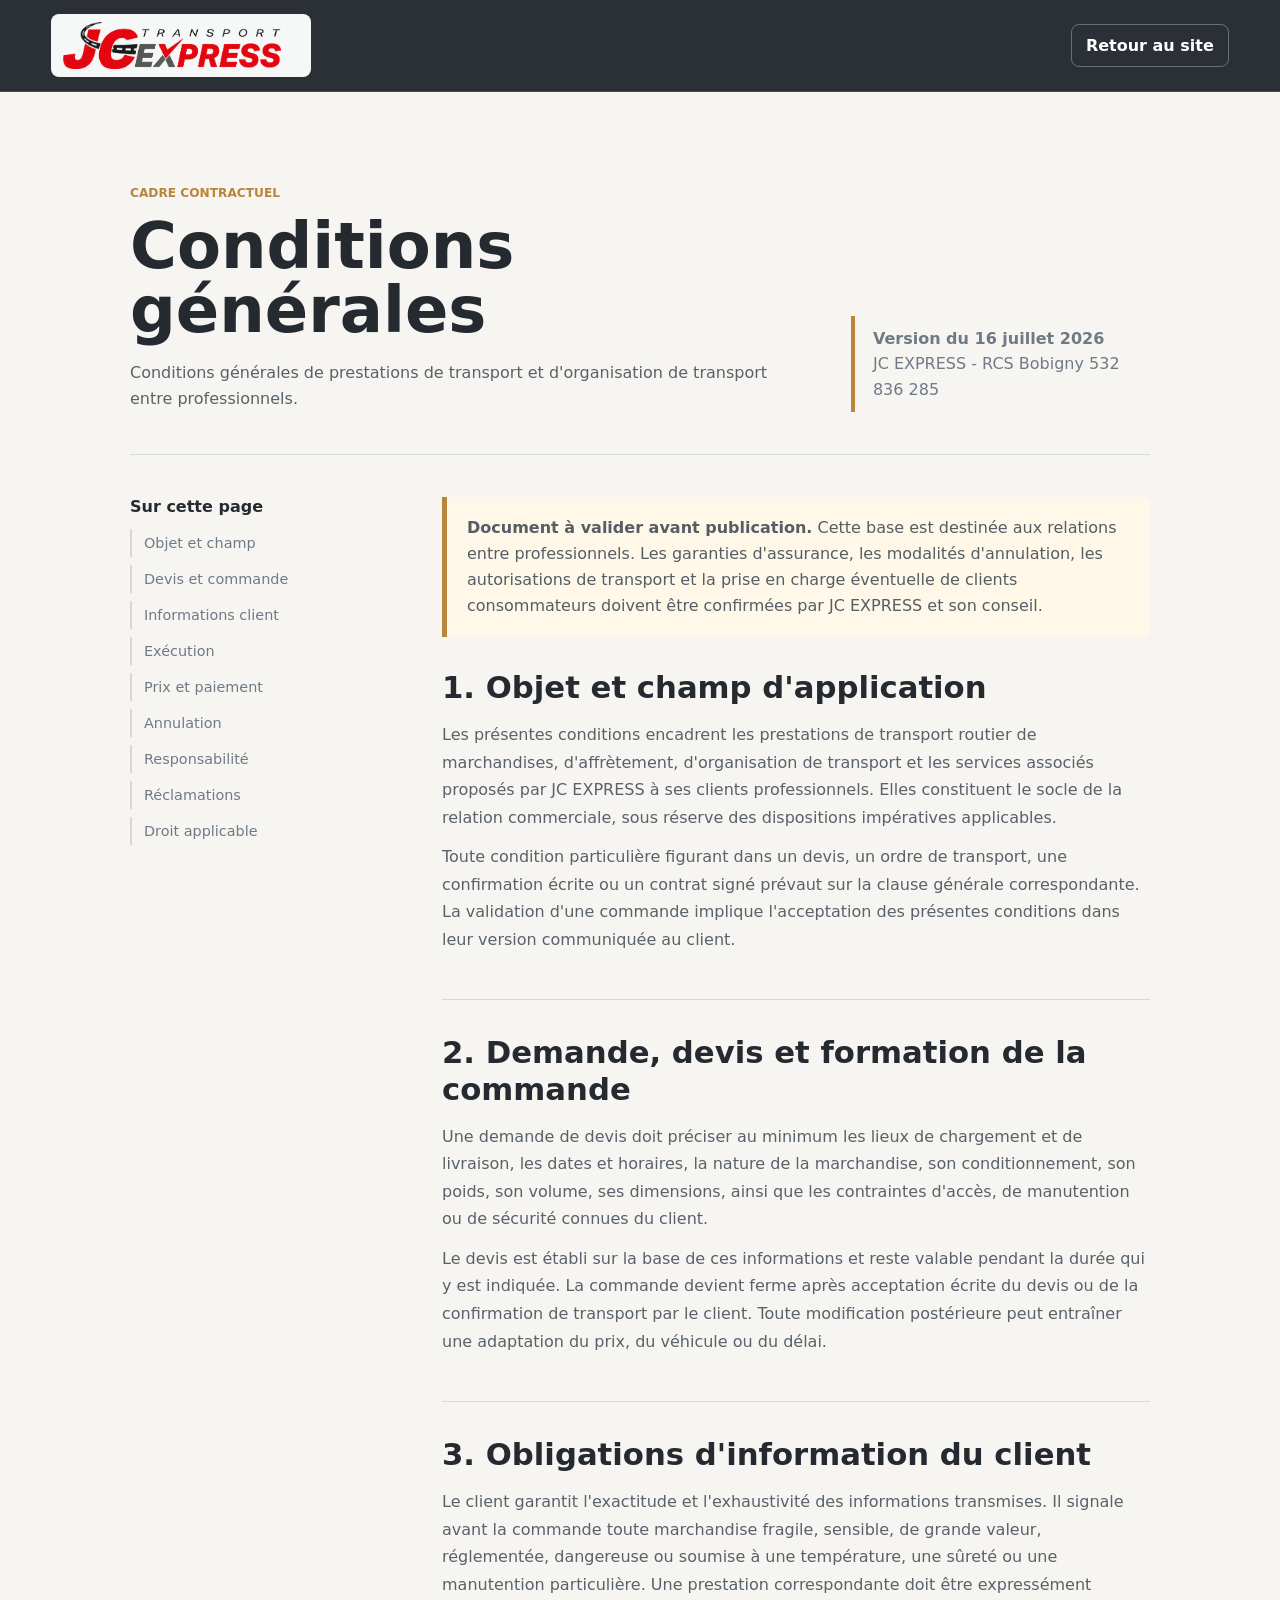
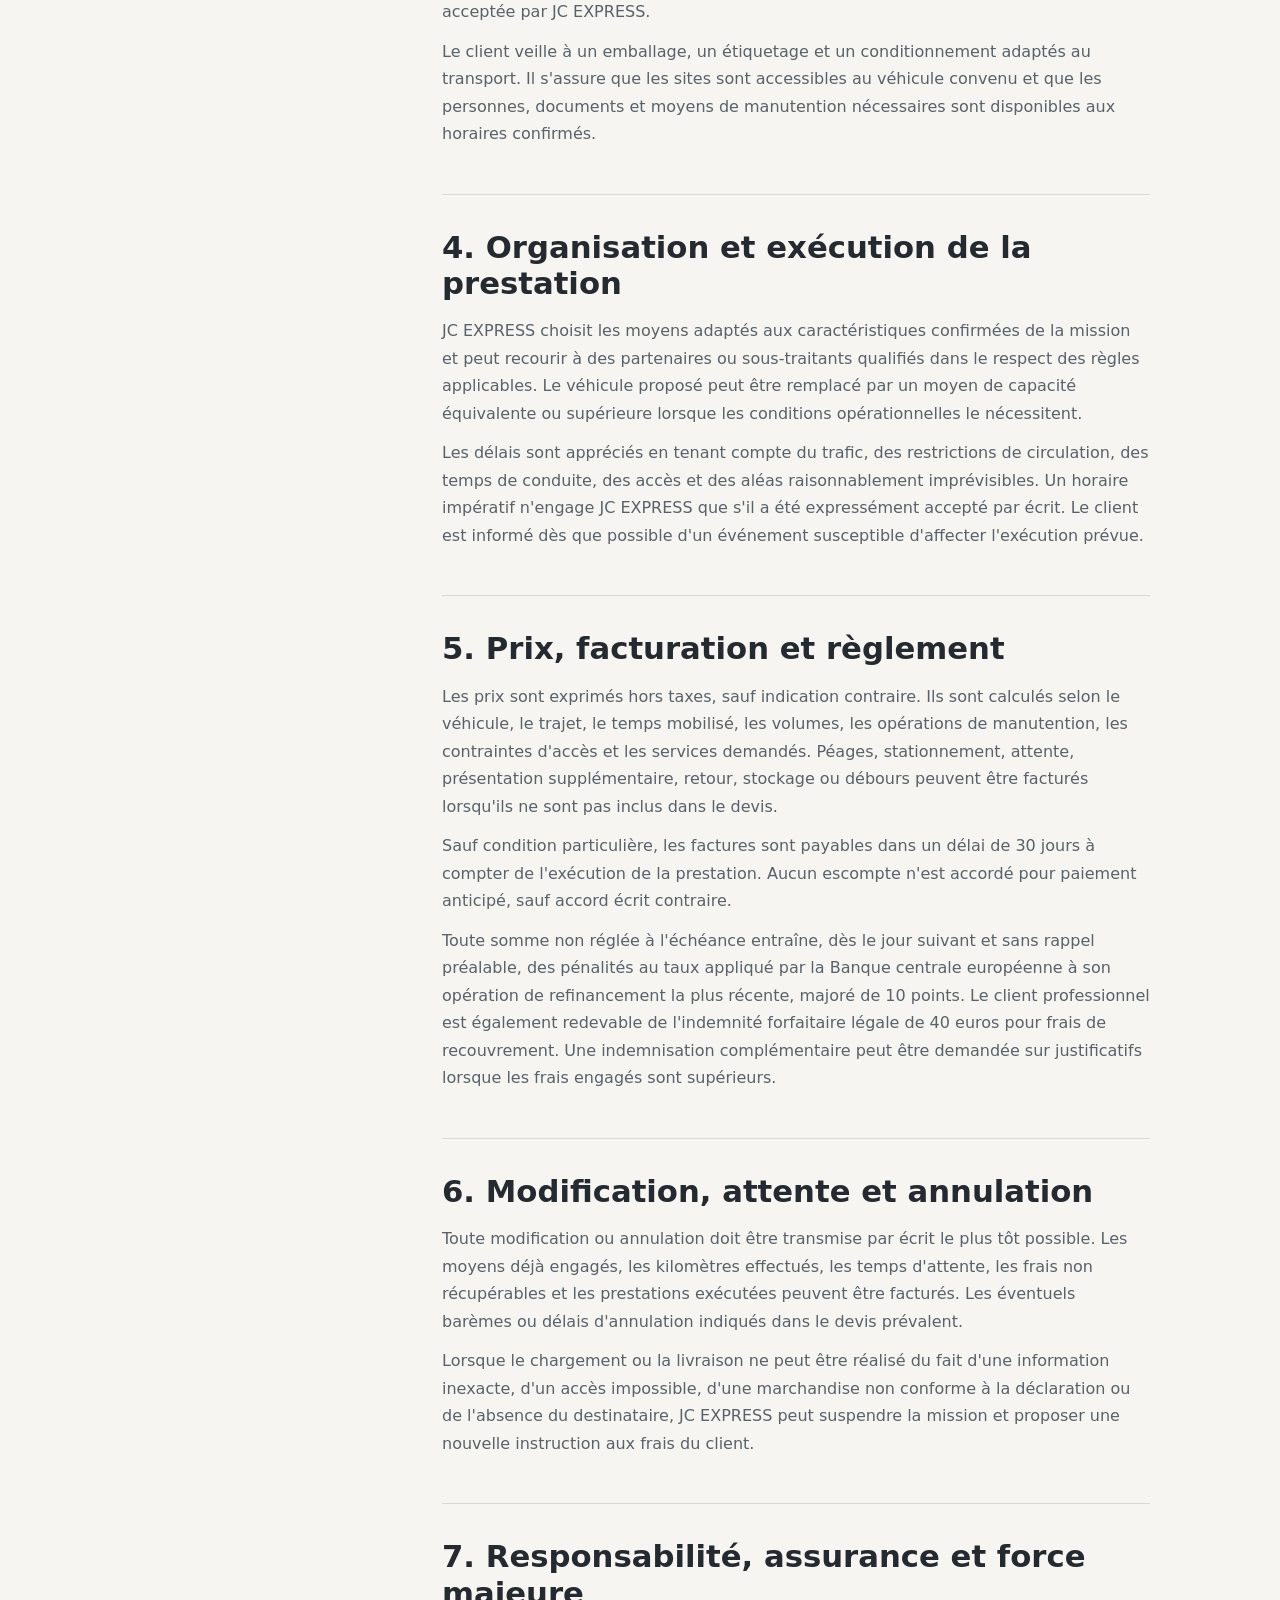
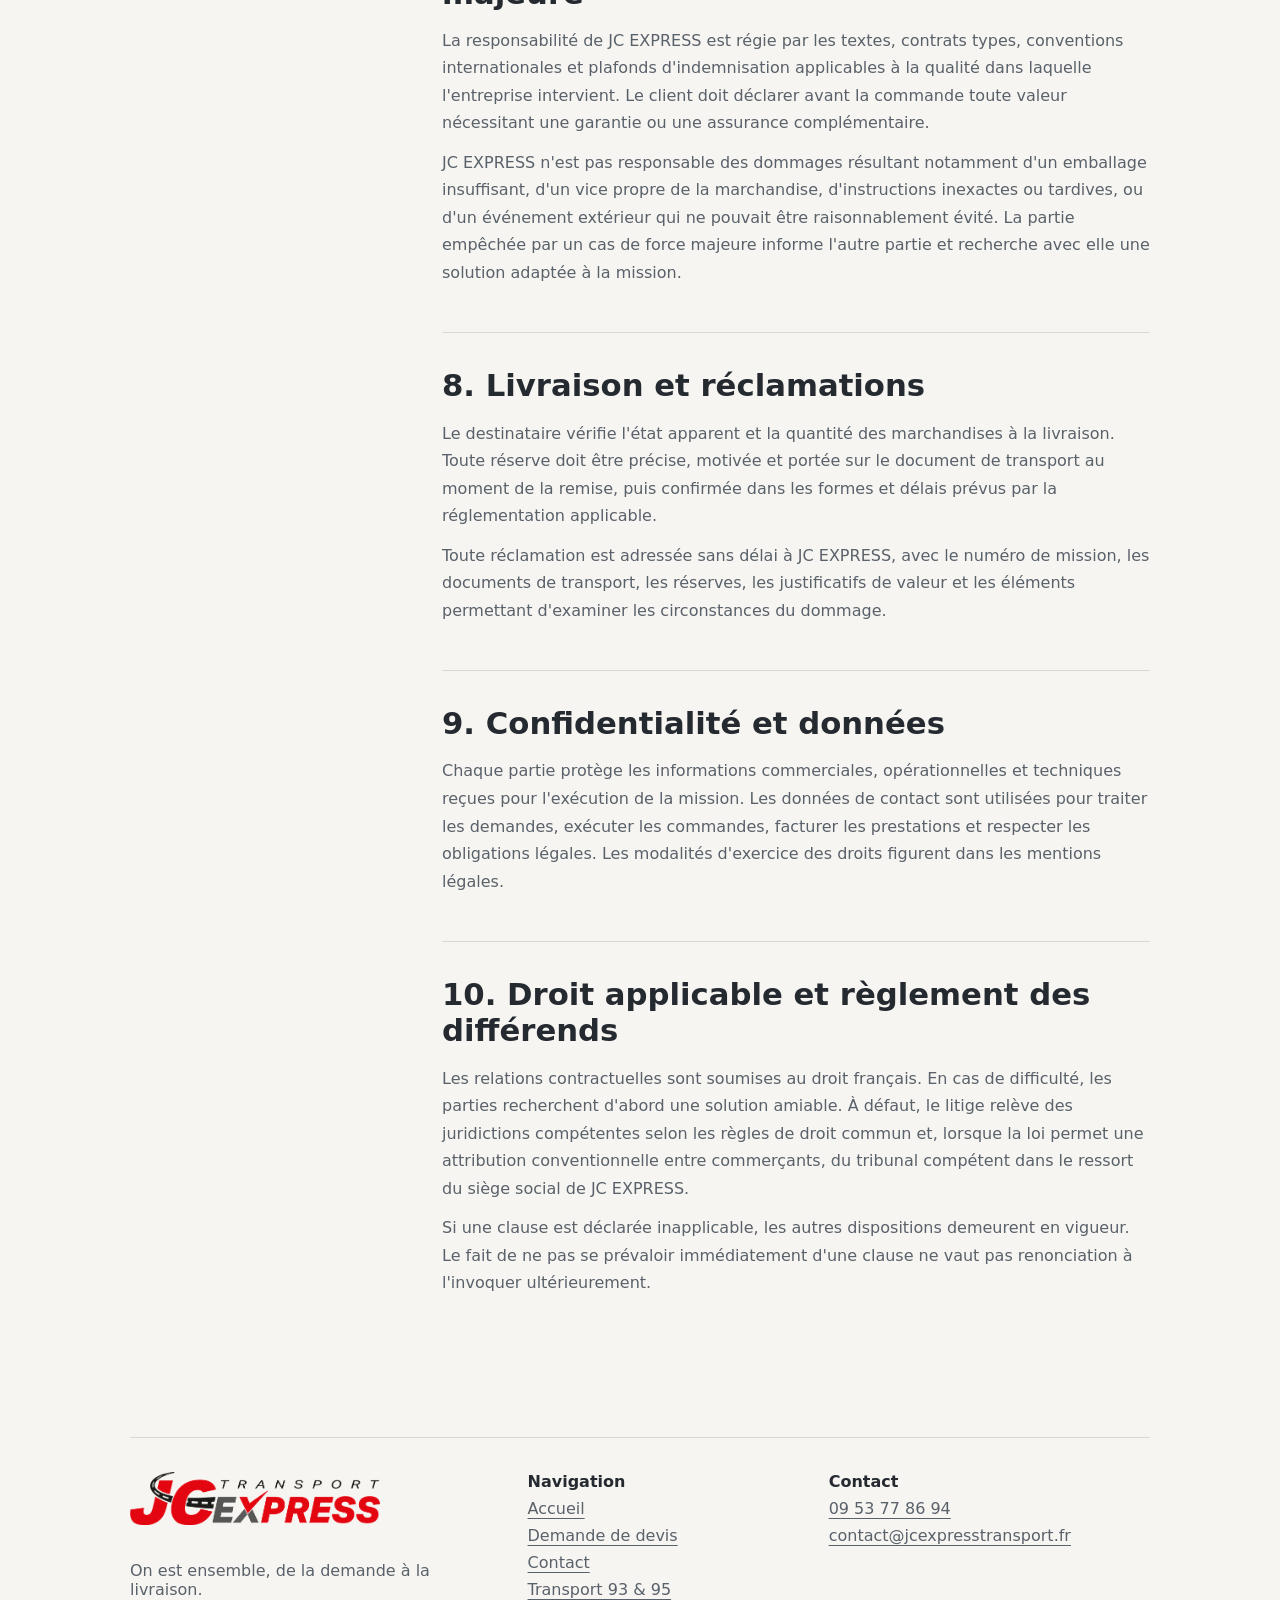
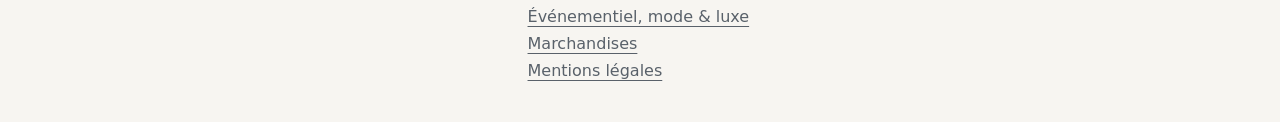
<file: conditions-generales.html>
<!doctype html>
<html lang="fr">
  <head>
    <meta charset="utf-8" />
    <meta name="viewport" content="width=device-width, initial-scale=1" />
    <title>Conditions générales | JC EXPRESS</title>
    <link rel="canonical" href="https://www.jcexpresstransport.fr/conditions-generales" />
    <meta name="description" content="Conditions générales de prestations de transport de JC EXPRESS." />
    <meta name="robots" content="index,follow" />
    <meta name="theme-color" content="#252a31" />
    <link rel="icon" type="image/png" sizes="48x48" href="assets/favicon-48.png" />
    <link rel="icon" type="image/png" sizes="32x32" href="assets/favicon-32.png" />
    <link rel="apple-touch-icon" sizes="180x180" href="assets/apple-touch-icon.png" />
    <link rel="manifest" href="site.webmanifest" />
    <link rel="stylesheet" href="styles.css" />
  </head>
  <body class="legal-body">
    <a class="skip-link" href="#contenu">Aller au contenu</a>

    <header class="legal-topbar">
      <a class="brand" href="/" aria-label="JC EXPRESS - Retour à l'accueil">
        <img src="assets/logo-jc-express.png" alt="Transport JC EXPRESS" />
      </a>
      <span aria-hidden="true"></span>
      <a class="legal-back" href="/">Retour au site</a>
    </header>

    <main class="legal-main" id="contenu">
      <header class="legal-hero">
        <div>
          <p class="section-label">Cadre contractuel</p>
          <h1>Conditions générales</h1>
          <p>Conditions générales de prestations de transport et d'organisation de transport entre professionnels.</p>
        </div>
        <div class="legal-meta">
          <strong>Version du 16 juillet 2026</strong><br />
          JC EXPRESS - RCS Bobigny 532 836 285
        </div>
      </header>

      <div class="legal-layout">
        <nav class="legal-index" aria-label="Sommaire des conditions générales">
          <strong>Sur cette page</strong>
          <a href="#objet">Objet et champ</a>
          <a href="#commande">Devis et commande</a>
          <a href="#informations">Informations client</a>
          <a href="#execution">Exécution</a>
          <a href="#prix">Prix et paiement</a>
          <a href="#annulation">Annulation</a>
          <a href="#responsabilite-cgv">Responsabilité</a>
          <a href="#reclamation">Réclamations</a>
          <a href="#droit">Droit applicable</a>
        </nav>

        <div class="legal-content">
          <div class="legal-alert">
            <strong>Document à valider avant publication.</strong> Cette base est destinée aux relations entre
            professionnels. Les garanties d'assurance, les modalités d'annulation, les autorisations de transport et
            la prise en charge éventuelle de clients consommateurs doivent être confirmées par JC EXPRESS et son conseil.
          </div>

          <section class="legal-section" id="objet">
            <h2>1. Objet et champ d'application</h2>
            <p>
              Les présentes conditions encadrent les prestations de transport routier de marchandises, d'affrètement,
              d'organisation de transport et les services associés proposés par JC EXPRESS à ses clients professionnels.
              Elles constituent le socle de la relation commerciale, sous réserve des dispositions impératives applicables.
            </p>
            <p>
              Toute condition particulière figurant dans un devis, un ordre de transport, une confirmation écrite ou un
              contrat signé prévaut sur la clause générale correspondante. La validation d'une commande implique
              l'acceptation des présentes conditions dans leur version communiquée au client.
            </p>
          </section>

          <section class="legal-section" id="commande">
            <h2>2. Demande, devis et formation de la commande</h2>
            <p>
              Une demande de devis doit préciser au minimum les lieux de chargement et de livraison, les dates et
              horaires, la nature de la marchandise, son conditionnement, son poids, son volume, ses dimensions, ainsi
              que les contraintes d'accès, de manutention ou de sécurité connues du client.
            </p>
            <p>
              Le devis est établi sur la base de ces informations et reste valable pendant la durée qui y est indiquée.
              La commande devient ferme après acceptation écrite du devis ou de la confirmation de transport par le client.
              Toute modification postérieure peut entraîner une adaptation du prix, du véhicule ou du délai.
            </p>
          </section>

          <section class="legal-section" id="informations">
            <h2>3. Obligations d'information du client</h2>
            <p>
              Le client garantit l'exactitude et l'exhaustivité des informations transmises. Il signale avant la commande
              toute marchandise fragile, sensible, de grande valeur, réglementée, dangereuse ou soumise à une température,
              une sûreté ou une manutention particulière. Une prestation correspondante doit être expressément acceptée
              par JC EXPRESS.
            </p>
            <p>
              Le client veille à un emballage, un étiquetage et un conditionnement adaptés au transport. Il s'assure que
              les sites sont accessibles au véhicule convenu et que les personnes, documents et moyens de manutention
              nécessaires sont disponibles aux horaires confirmés.
            </p>
          </section>

          <section class="legal-section" id="execution">
            <h2>4. Organisation et exécution de la prestation</h2>
            <p>
              JC EXPRESS choisit les moyens adaptés aux caractéristiques confirmées de la mission et peut recourir à des
              partenaires ou sous-traitants qualifiés dans le respect des règles applicables. Le véhicule proposé peut
              être remplacé par un moyen de capacité équivalente ou supérieure lorsque les conditions opérationnelles le
              nécessitent.
            </p>
            <p>
              Les délais sont appréciés en tenant compte du trafic, des restrictions de circulation, des temps de conduite,
              des accès et des aléas raisonnablement imprévisibles. Un horaire impératif n'engage JC EXPRESS que s'il a été
              expressément accepté par écrit. Le client est informé dès que possible d'un événement susceptible d'affecter
              l'exécution prévue.
            </p>
          </section>

          <section class="legal-section" id="prix">
            <h2>5. Prix, facturation et règlement</h2>
            <p>
              Les prix sont exprimés hors taxes, sauf indication contraire. Ils sont calculés selon le véhicule, le trajet,
              le temps mobilisé, les volumes, les opérations de manutention, les contraintes d'accès et les services
              demandés. Péages, stationnement, attente, présentation supplémentaire, retour, stockage ou débours peuvent
              être facturés lorsqu'ils ne sont pas inclus dans le devis.
            </p>
            <p>
              Sauf condition particulière, les factures sont payables dans un délai de 30 jours à compter de l'exécution
              de la prestation. Aucun escompte n'est accordé pour paiement anticipé, sauf accord écrit contraire.
            </p>
            <p>
              Toute somme non réglée à l'échéance entraîne, dès le jour suivant et sans rappel préalable, des pénalités au
              taux appliqué par la Banque centrale européenne à son opération de refinancement la plus récente, majoré de
              10 points. Le client professionnel est également redevable de l'indemnité forfaitaire légale de 40 euros pour
              frais de recouvrement. Une indemnisation complémentaire peut être demandée sur justificatifs lorsque les frais
              engagés sont supérieurs.
            </p>
          </section>

          <section class="legal-section" id="annulation">
            <h2>6. Modification, attente et annulation</h2>
            <p>
              Toute modification ou annulation doit être transmise par écrit le plus tôt possible. Les moyens déjà engagés,
              les kilomètres effectués, les temps d'attente, les frais non récupérables et les prestations exécutées peuvent
              être facturés. Les éventuels barèmes ou délais d'annulation indiqués dans le devis prévalent.
            </p>
            <p>
              Lorsque le chargement ou la livraison ne peut être réalisé du fait d'une information inexacte, d'un accès
              impossible, d'une marchandise non conforme à la déclaration ou de l'absence du destinataire, JC EXPRESS peut
              suspendre la mission et proposer une nouvelle instruction aux frais du client.
            </p>
          </section>

          <section class="legal-section" id="responsabilite-cgv">
            <h2>7. Responsabilité, assurance et force majeure</h2>
            <p>
              La responsabilité de JC EXPRESS est régie par les textes, contrats types, conventions internationales et
              plafonds d'indemnisation applicables à la qualité dans laquelle l'entreprise intervient. Le client doit
              déclarer avant la commande toute valeur nécessitant une garantie ou une assurance complémentaire.
            </p>
            <p>
              JC EXPRESS n'est pas responsable des dommages résultant notamment d'un emballage insuffisant, d'un vice propre
              de la marchandise, d'instructions inexactes ou tardives, ou d'un événement extérieur qui ne pouvait être
              raisonnablement évité. La partie empêchée par un cas de force majeure informe l'autre partie et recherche avec
              elle une solution adaptée à la mission.
            </p>
          </section>

          <section class="legal-section" id="reclamation">
            <h2>8. Livraison et réclamations</h2>
            <p>
              Le destinataire vérifie l'état apparent et la quantité des marchandises à la livraison. Toute réserve doit être
              précise, motivée et portée sur le document de transport au moment de la remise, puis confirmée dans les formes
              et délais prévus par la réglementation applicable.
            </p>
            <p>
              Toute réclamation est adressée sans délai à JC EXPRESS, avec le numéro de mission, les documents de transport,
              les réserves, les justificatifs de valeur et les éléments permettant d'examiner les circonstances du dommage.
            </p>
          </section>

          <section class="legal-section" id="donnees-cgv">
            <h2>9. Confidentialité et données</h2>
            <p>
              Chaque partie protège les informations commerciales, opérationnelles et techniques reçues pour l'exécution de
              la mission. Les données de contact sont utilisées pour traiter les demandes, exécuter les commandes, facturer
              les prestations et respecter les obligations légales. Les modalités d'exercice des droits figurent dans les
              <a href="/mentions-legales#donnees">mentions légales</a>.
            </p>
          </section>

          <section class="legal-section" id="droit">
            <h2>10. Droit applicable et règlement des différends</h2>
            <p>
              Les relations contractuelles sont soumises au droit français. En cas de difficulté, les parties recherchent
              d'abord une solution amiable. À défaut, le litige relève des juridictions compétentes selon les règles de droit
              commun et, lorsque la loi permet une attribution conventionnelle entre commerçants, du tribunal compétent dans
              le ressort du siège social de JC EXPRESS.
            </p>
            <p>
              Si une clause est déclarée inapplicable, les autres dispositions demeurent en vigueur. Le fait de ne pas se
              prévaloir immédiatement d'une clause ne vaut pas renonciation à l'invoquer ultérieurement.
            </p>
          </section>
        </div>
      </div>
    </main>

    <footer class="site-footer legal-footer">
      <div>
        <img src="assets/logo-jc-express.png" alt="Transport JC EXPRESS" />
        <p>On est ensemble, de la demande à la livraison.</p>
      </div>
      <div>
        <strong>Navigation</strong>
        <a href="/">Accueil</a>
        <a href="/devis">Demande de devis</a>
        <a href="/contact">Contact</a>
        <a href="/transport-ile-de-france">Transport 93 &amp; 95</a>
        <a href="/transport-evenementiel-mode-luxe">Événementiel, mode &amp; luxe</a>
        <a href="/transport-marchandises">Marchandises</a>
        <a href="/mentions-legales">Mentions légales</a>
      </div>
      <div>
        <strong>Contact</strong>
        <a href="tel:+33953778694">09 53 77 86 94</a>
        <a href="mailto:contact@jcexpresstransport.fr">contact@jcexpresstransport.fr</a>
      </div>
    </footer>
  </body>
</html>
</file>
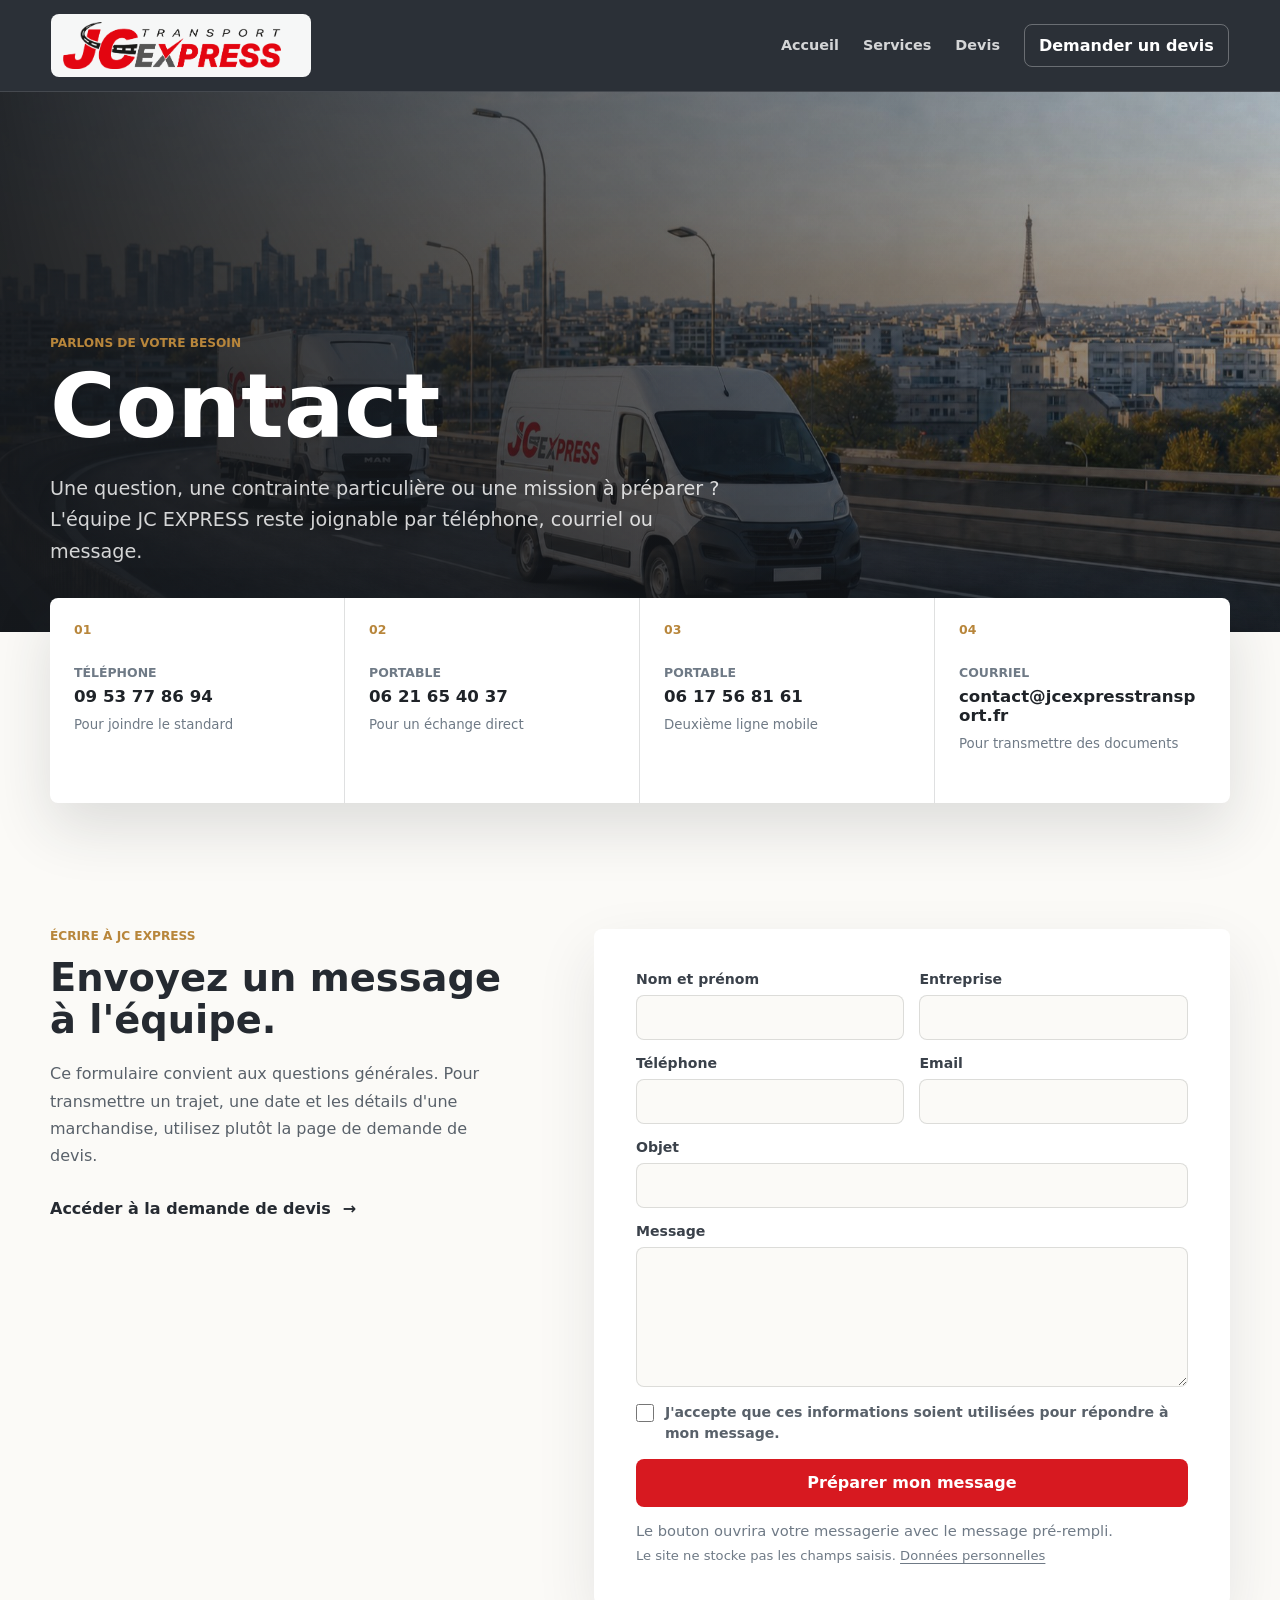
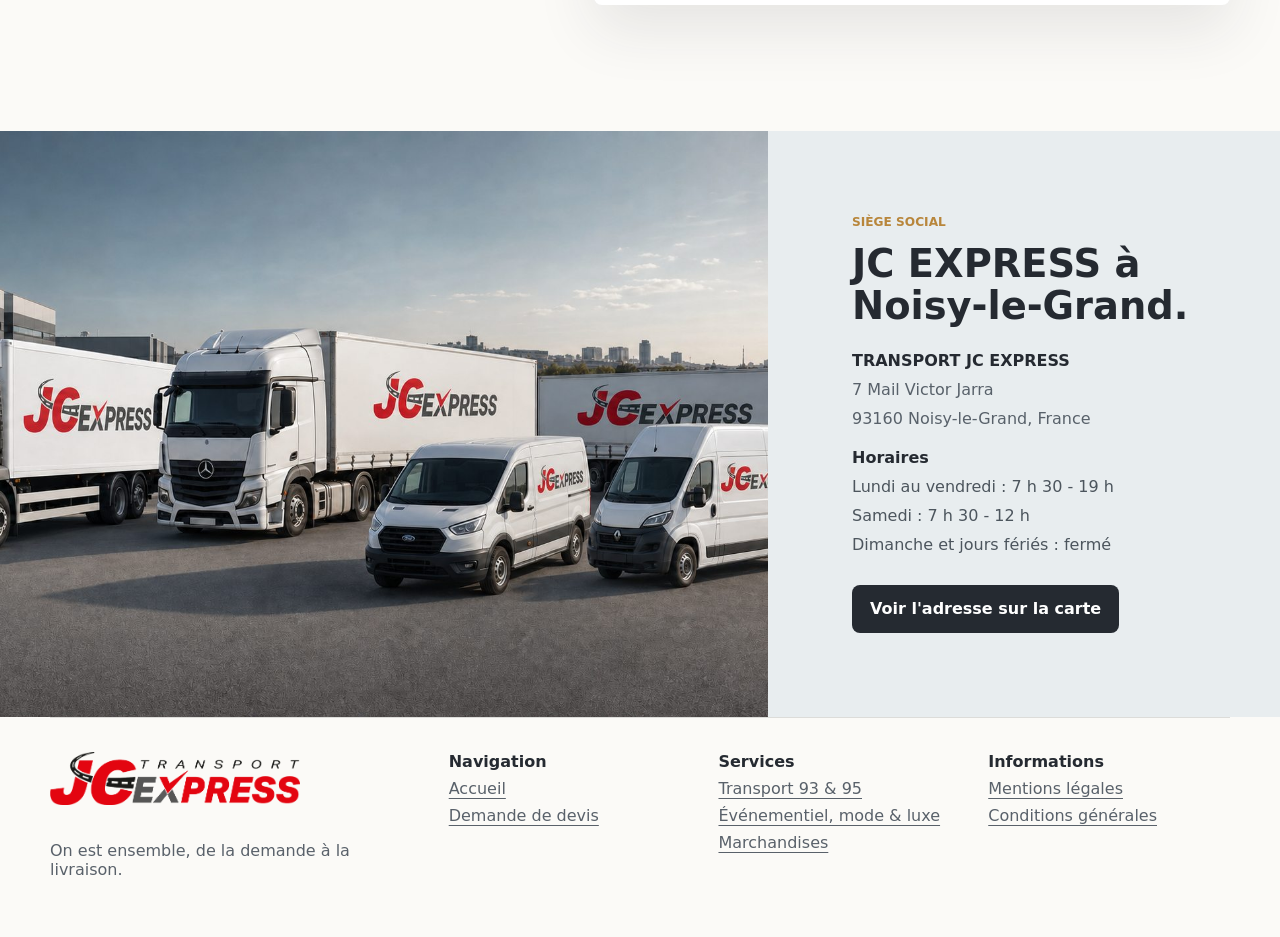
<file: contact.html>
<!doctype html>
<html lang="fr">
  <head>
    <meta charset="utf-8" />
    <meta name="viewport" content="width=device-width, initial-scale=1" />
    <title>Contact transport à Noisy-le-Grand | JC EXPRESS</title>
    <link rel="canonical" href="https://www.jcexpresstransport.fr/contact" />
    <meta
      name="description"
      content="Contactez JC EXPRESS à Noisy-le-Grand pour un transport dans le 93, le 95, à Paris, en Île-de-France ou partout en France."
    />
    <meta name="robots" content="index,follow,max-image-preview:large" />
    <meta name="theme-color" content="#252a31" />
    <link rel="icon" type="image/png" sizes="48x48" href="assets/favicon-48.png" />
    <link rel="icon" type="image/png" sizes="32x32" href="assets/favicon-32.png" />
    <link rel="apple-touch-icon" sizes="180x180" href="assets/apple-touch-icon.png" />
    <link rel="manifest" href="site.webmanifest" />
    <link rel="preload" as="image" href="assets/route-paris-jc-express-badges.jpg" fetchpriority="high" />
    <link rel="stylesheet" href="styles.css" />
  </head>
  <body class="subpage-body">
    <a class="skip-link" href="#contenu">Aller au contenu</a>

    <header class="legal-topbar subpage-topbar">
      <a class="brand" href="/" aria-label="JC EXPRESS - Retour à l'accueil" data-brand>
        <img src="assets/logo-jc-express.png" alt="Transport JC EXPRESS" />
      </a>
      <nav class="subpage-nav" aria-label="Navigation secondaire">
        <a href="/">Accueil</a>
        <a href="/#services">Services</a>
        <a href="/devis">Devis</a>
      </nav>
      <a class="legal-back" href="/devis">Demander un devis</a>
    </header>

    <main id="contenu">
      <section class="subpage-hero contact-page-hero" aria-labelledby="contact-page-title">
        <div class="subpage-hero-media" aria-hidden="true">
          <img src="assets/route-paris-jc-express-badges.jpg" alt="" width="1774" height="887" decoding="async" />
        </div>
        <div class="subpage-hero-scrim" aria-hidden="true"></div>
        <div class="subpage-hero-inner">
          <p class="section-label">Parlons de votre besoin</p>
          <h1 id="contact-page-title">Contact</h1>
          <p>
            Une question, une contrainte particulière ou une mission à préparer ? L'équipe JC EXPRESS reste
            joignable par téléphone, courriel ou message.
          </p>
        </div>
      </section>

      <section class="contact-methods" aria-label="Coordonnées JC EXPRESS">
        <a class="contact-method" href="tel:+33953778694">
          <span class="contact-method-number">01</span>
          <strong>Téléphone</strong>
          <b>09 53 77 86 94</b>
          <small>Pour joindre le standard</small>
        </a>
        <a class="contact-method" href="tel:+33621654037">
          <span class="contact-method-number">02</span>
          <strong>Portable</strong>
          <b>06 21 65 40 37</b>
          <small>Pour un échange direct</small>
        </a>
        <a class="contact-method" href="tel:+33617568161">
          <span class="contact-method-number">03</span>
          <strong>Portable</strong>
          <b>06 17 56 81 61</b>
          <small>Deuxième ligne mobile</small>
        </a>
        <a class="contact-method" href="mailto:contact@jcexpresstransport.fr">
          <span class="contact-method-number">04</span>
          <strong>Courriel</strong>
          <b>contact@jcexpresstransport.fr</b>
          <small>Pour transmettre des documents</small>
        </a>
      </section>

      <section class="contact-page-grid" aria-labelledby="message-title">
        <div class="contact-page-copy">
          <p class="section-label">Écrire à JC EXPRESS</p>
          <h2 id="message-title">Envoyez un message à l'équipe.</h2>
          <p>
            Ce formulaire convient aux questions générales. Pour transmettre un trajet, une date et les détails d'une
            marchandise, utilisez plutôt la page de demande de devis.
          </p>
          <a class="text-link text-link-dark" href="/devis">Accéder à la demande de devis <span aria-hidden="true">→</span></a>
        </div>

        <form class="contact-message-form" data-contact-form>
          <div class="form-row">
            <label for="c-name">Nom et prénom</label>
            <input id="c-name" name="name" type="text" autocomplete="name" required />
          </div>
          <div class="form-row">
            <label for="c-company">Entreprise</label>
            <input id="c-company" name="company" type="text" autocomplete="organization" />
          </div>
          <div class="form-row">
            <label for="c-phone">Téléphone</label>
            <input id="c-phone" name="phone" type="tel" autocomplete="tel" />
          </div>
          <div class="form-row">
            <label for="c-email">Email</label>
            <input id="c-email" name="email" type="email" autocomplete="email" required />
          </div>
          <div class="form-row form-wide">
            <label for="c-subject">Objet</label>
            <input id="c-subject" name="subject" type="text" required />
          </div>
          <div class="form-row form-wide">
            <label for="c-message">Message</label>
            <textarea id="c-message" name="message" rows="6" required></textarea>
          </div>
          <label class="consent-row form-wide" for="c-privacy">
            <input id="c-privacy" name="privacy" type="checkbox" required />
            <span>J'accepte que ces informations soient utilisées pour répondre à mon message.</span>
          </label>
          <button class="button button-primary form-wide" type="submit">Préparer mon message</button>
          <p class="form-note form-wide" aria-live="polite" data-contact-note>
            Le bouton ouvrira votre messagerie avec le message pré-rempli.
          </p>
          <p class="form-privacy form-wide">
            Le site ne stocke pas les champs saisis. <a href="/mentions-legales#donnees">Données personnelles</a>
          </p>
        </form>
      </section>

      <section class="address-band" aria-labelledby="address-title">
        <img src="assets/fleet-lineup-jc-express-badges.jpg" alt="Flotte JC EXPRESS de véhicules MAN, Mercedes, Ford et Renault" width="1774" height="887" loading="lazy" decoding="async" />
        <div>
          <p class="section-label">Siège social</p>
          <h2 id="address-title">JC EXPRESS à Noisy-le-Grand.</h2>
          <address>
            <strong>TRANSPORT JC EXPRESS</strong>
            <span>7 Mail Victor Jarra</span>
            <span>93160 Noisy-le-Grand, France</span>
          </address>
          <div class="address-hours">
            <strong>Horaires</strong>
            <span>Lundi au vendredi : 7 h 30 - 19 h</span>
            <span>Samedi : 7 h 30 - 12 h</span>
            <span>Dimanche et jours fériés : fermé</span>
          </div>
          <a
            class="button button-dark"
            href="https://www.google.com/maps/search/?api=1&amp;query=7+Mail+Victor+Jarra+93160+Noisy-le-Grand"
            rel="noopener noreferrer"
          >Voir l'adresse sur la carte</a>
        </div>
      </section>
    </main>

    <footer class="site-footer">
      <div>
        <img src="assets/logo-jc-express.png" alt="Transport JC EXPRESS" />
        <p>On est ensemble, de la demande à la livraison.</p>
      </div>
      <div>
        <strong>Navigation</strong>
        <a href="/">Accueil</a>
        <a href="/devis">Demande de devis</a>
      </div>
      <div>
        <strong>Services</strong>
        <a href="/transport-ile-de-france">Transport 93 &amp; 95</a>
        <a href="/transport-evenementiel-mode-luxe">Événementiel, mode &amp; luxe</a>
        <a href="/transport-marchandises">Marchandises</a>
      </div>
      <div>
        <strong>Informations</strong>
        <a href="/mentions-legales">Mentions légales</a>
        <a href="/conditions-generales">Conditions générales</a>
      </div>
    </footer>

    <script src="script.js"></script>
  </body>
</html>
</file>
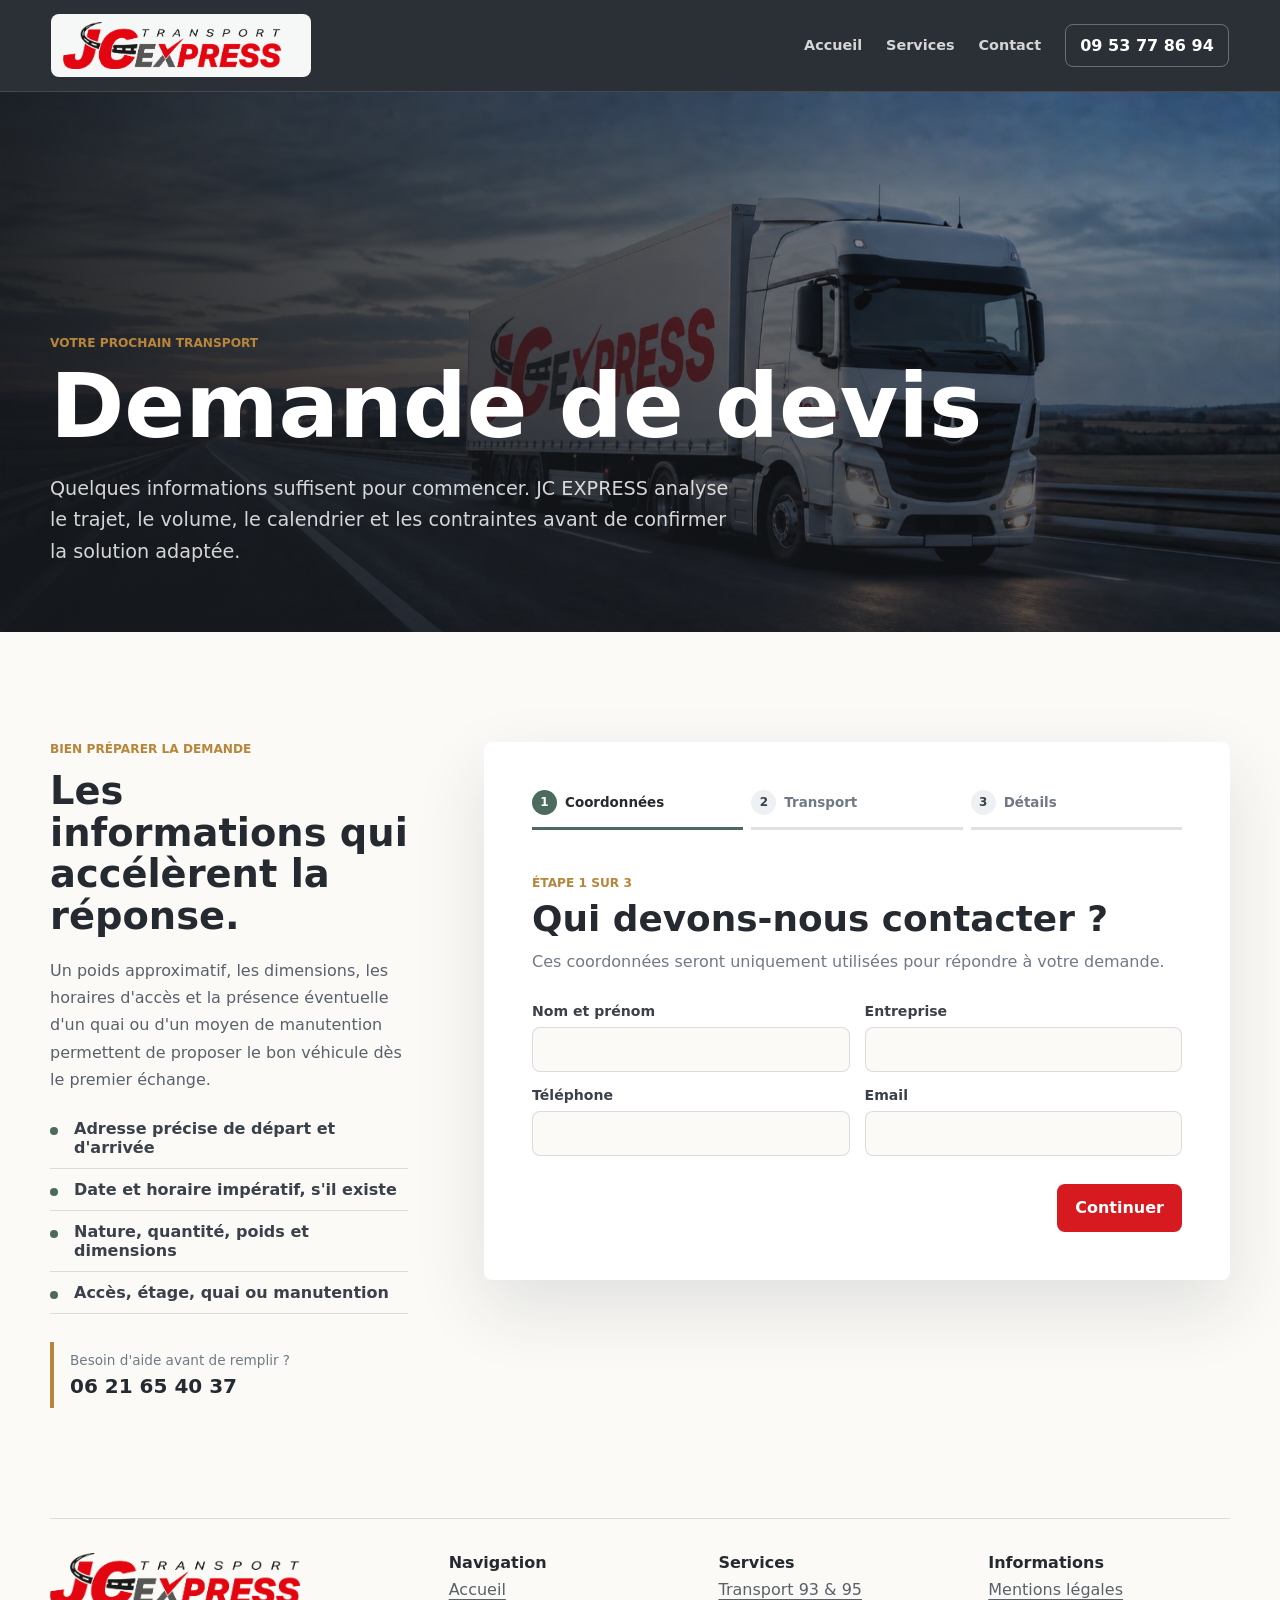
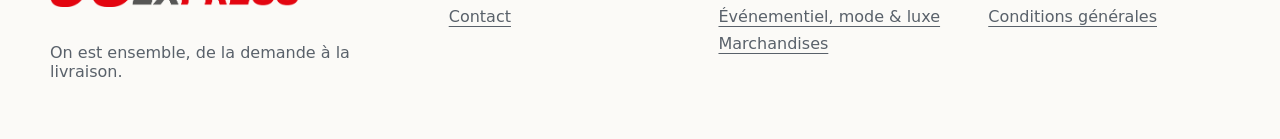
<file: devis.html>
<!doctype html>
<html lang="fr">
  <head>
    <meta charset="utf-8" />
    <meta name="viewport" content="width=device-width, initial-scale=1" />
    <title>Demande de devis transport sur mesure | JC EXPRESS</title>
    <link rel="canonical" href="https://www.jcexpresstransport.fr/devis" />
    <meta
      name="description"
      content="Décrivez votre transport événementiel, luxe ou marchandises et préparez une demande de devis auprès de JC EXPRESS."
    />
    <meta name="robots" content="index,follow,max-image-preview:large" />
    <meta name="theme-color" content="#252a31" />
    <link rel="icon" type="image/png" sizes="48x48" href="assets/favicon-48.png" />
    <link rel="icon" type="image/png" sizes="32x32" href="assets/favicon-32.png" />
    <link rel="apple-touch-icon" sizes="180x180" href="assets/apple-touch-icon.png" />
    <link rel="manifest" href="site.webmanifest" />
    <link rel="preload" as="image" href="assets/route-semi-jc-express-badges.jpg" fetchpriority="high" />
    <link rel="stylesheet" href="styles.css" />
  </head>
  <body class="subpage-body">
    <a class="skip-link" href="#contenu">Aller au contenu</a>

    <header class="legal-topbar subpage-topbar">
      <a class="brand" href="/" aria-label="JC EXPRESS - Retour à l'accueil" data-brand>
        <img src="assets/logo-jc-express.png" alt="Transport JC EXPRESS" />
      </a>
      <nav class="subpage-nav" aria-label="Navigation secondaire">
        <a href="/">Accueil</a>
        <a href="/#services">Services</a>
        <a href="/contact">Contact</a>
      </nav>
      <a class="legal-back" href="tel:+33953778694">09 53 77 86 94</a>
    </header>

    <main id="contenu">
      <section class="subpage-hero quote-page-hero" aria-labelledby="quote-page-title">
        <div class="subpage-hero-media" aria-hidden="true">
          <img src="assets/route-semi-jc-express-badges.jpg" alt="" width="1919" height="820" decoding="async" />
        </div>
        <div class="subpage-hero-scrim" aria-hidden="true"></div>
        <div class="subpage-hero-inner">
          <p class="section-label">Votre prochain transport</p>
          <h1 id="quote-page-title">Demande de devis</h1>
          <p>
            Quelques informations suffisent pour commencer. JC EXPRESS analyse le trajet, le volume, le calendrier
            et les contraintes avant de confirmer la solution adaptée.
          </p>
        </div>
      </section>

      <section class="quote-page-grid" aria-label="Formulaire de demande de devis">
        <aside class="quote-guidance">
          <p class="section-label">Bien préparer la demande</p>
          <h2>Les informations qui accélèrent la réponse.</h2>
          <p>
            Un poids approximatif, les dimensions, les horaires d'accès et la présence éventuelle d'un quai ou d'un
            moyen de manutention permettent de proposer le bon véhicule dès le premier échange.
          </p>
          <ul>
            <li>Adresse précise de départ et d'arrivée</li>
            <li>Date et horaire impératif, s'il existe</li>
            <li>Nature, quantité, poids et dimensions</li>
            <li>Accès, étage, quai ou manutention</li>
          </ul>
          <div class="quote-help">
            <span>Besoin d'aide avant de remplir ?</span>
            <a href="tel:+33621654037">06 21 65 40 37</a>
          </div>
        </aside>

        <form class="quote-wizard" data-quote-form data-quote-wizard>
          <ol class="wizard-progress" aria-label="Progression de la demande">
            <li class="is-active" data-step-indicator="0"><span>1</span>Coordonnées</li>
            <li data-step-indicator="1"><span>2</span>Transport</li>
            <li data-step-indicator="2"><span>3</span>Détails</li>
          </ol>

          <section class="form-step" data-form-step="0">
            <div class="form-step-heading">
              <span>Étape 1 sur 3</span>
              <h2>Qui devons-nous contacter ?</h2>
              <p>Ces coordonnées seront uniquement utilisées pour répondre à votre demande.</p>
            </div>
            <div class="quote-form">
              <div class="form-row">
                <label for="q-name">Nom et prénom</label>
                <input id="q-name" name="name" type="text" autocomplete="name" required />
              </div>
              <div class="form-row">
                <label for="q-company">Entreprise</label>
                <input id="q-company" name="company" type="text" autocomplete="organization" />
              </div>
              <div class="form-row">
                <label for="q-phone">Téléphone</label>
                <input id="q-phone" name="phone" type="tel" autocomplete="tel" required />
              </div>
              <div class="form-row">
                <label for="q-email">Email</label>
                <input id="q-email" name="email" type="email" autocomplete="email" required />
              </div>
            </div>
            <div class="wizard-actions wizard-actions-end">
              <button class="button button-primary" type="button" data-step-next>Continuer</button>
            </div>
          </section>

          <section class="form-step" data-form-step="1" hidden>
            <div class="form-step-heading">
              <span>Étape 2 sur 3</span>
              <h2>Quel transport faut-il organiser ?</h2>
              <p>Le véhicule sera confirmé après analyse de l'ensemble des informations.</p>
            </div>
            <div class="quote-form">
              <div class="form-row">
                <label for="q-service">Type de transport</label>
                <select id="q-service" name="service" required>
                  <option value="">Choisir</option>
                  <option>Transport événementiel</option>
                  <option>Transport luxe</option>
                  <option>Transport de marchandises</option>
                  <option>Transport urgent</option>
                  <option>Transport sur mesure</option>
                </select>
              </div>
              <div class="form-row">
                <label for="q-date">Date souhaitée</label>
                <input id="q-date" name="date" type="date" required />
              </div>
              <div class="form-row">
                <label for="q-departure">Adresse de départ</label>
                <input id="q-departure" name="departure" type="text" autocomplete="street-address" required />
              </div>
              <div class="form-row">
                <label for="q-arrival">Adresse d'arrivée</label>
                <input id="q-arrival" name="arrival" type="text" required />
              </div>
              <div class="form-row">
                <label for="q-time">Horaire ou créneau</label>
                <input id="q-time" name="time" type="text" placeholder="Ex. livraison avant 10 h" />
              </div>
              <div class="form-row">
                <label for="q-vehicle">Véhicule envisagé</label>
                <select id="q-vehicle" name="vehicle">
                  <option value="">À définir ensemble</option>
                  <option>VL Ford</option>
                  <option>Renault Master VL</option>
                  <option>Porteur MAN</option>
                  <option>Tracteur Mercedes</option>
                  <option>Semi-remorque</option>
                </select>
              </div>
            </div>
            <div class="wizard-actions">
              <button class="button button-ghost" type="button" data-step-prev>Retour</button>
              <button class="button button-primary" type="button" data-step-next>Continuer</button>
            </div>
          </section>

          <section class="form-step" data-form-step="2" hidden>
            <div class="form-step-heading">
              <span>Étape 3 sur 3</span>
              <h2>Que devons-nous prévoir ?</h2>
              <p>Une estimation reste possible si le poids ou les dimensions exactes ne sont pas encore connus.</p>
            </div>
            <div class="quote-form">
              <div class="form-row">
                <label for="q-goods">Marchandise ou matériel</label>
                <input id="q-goods" name="goods" type="text" placeholder="Ex. 8 palettes, flight cases, mobilier" required />
              </div>
              <div class="form-row">
                <label for="q-weight">Poids ou volume estimé</label>
                <input id="q-weight" name="weight" type="text" placeholder="Ex. 1 200 kg ou 12 m³" />
              </div>
              <div class="form-row form-wide">
                <label for="q-access">Contraintes d'accès ou de manutention</label>
                <input id="q-access" name="access" type="text" placeholder="Quai, hayon, étage, badge, créneau technique..." />
              </div>
              <div class="form-row form-wide">
                <label for="q-message">Informations complémentaires</label>
                <textarea id="q-message" name="message" rows="5" placeholder="Décrivez les points importants de la mission."></textarea>
              </div>
              <label class="consent-row form-wide" for="q-privacy">
                <input id="q-privacy" name="privacy" type="checkbox" required />
                <span>J'accepte que ces informations soient utilisées pour répondre à ma demande de devis.</span>
              </label>
            </div>
            <div class="wizard-actions">
              <button class="button button-ghost" type="button" data-step-prev>Retour</button>
              <button class="button button-primary" type="submit">Préparer ma demande</button>
            </div>
            <p class="form-note" aria-live="polite" data-form-note>
              Le bouton ouvrira votre messagerie avec la demande pré-remplie.
            </p>
            <p class="form-privacy">
              Le site ne stocke pas les champs saisis. <a href="/mentions-legales#donnees">Données personnelles</a>
            </p>
          </section>
        </form>
      </section>
    </main>

    <footer class="site-footer">
      <div>
        <img src="assets/logo-jc-express.png" alt="Transport JC EXPRESS" />
        <p>On est ensemble, de la demande à la livraison.</p>
      </div>
      <div>
        <strong>Navigation</strong>
        <a href="/">Accueil</a>
        <a href="/contact">Contact</a>
      </div>
      <div>
        <strong>Services</strong>
        <a href="/transport-ile-de-france">Transport 93 &amp; 95</a>
        <a href="/transport-evenementiel-mode-luxe">Événementiel, mode &amp; luxe</a>
        <a href="/transport-marchandises">Marchandises</a>
      </div>
      <div>
        <strong>Informations</strong>
        <a href="/mentions-legales">Mentions légales</a>
        <a href="/conditions-generales">Conditions générales</a>
      </div>
    </footer>

    <script src="script.js"></script>
  </body>
</html>
</file>
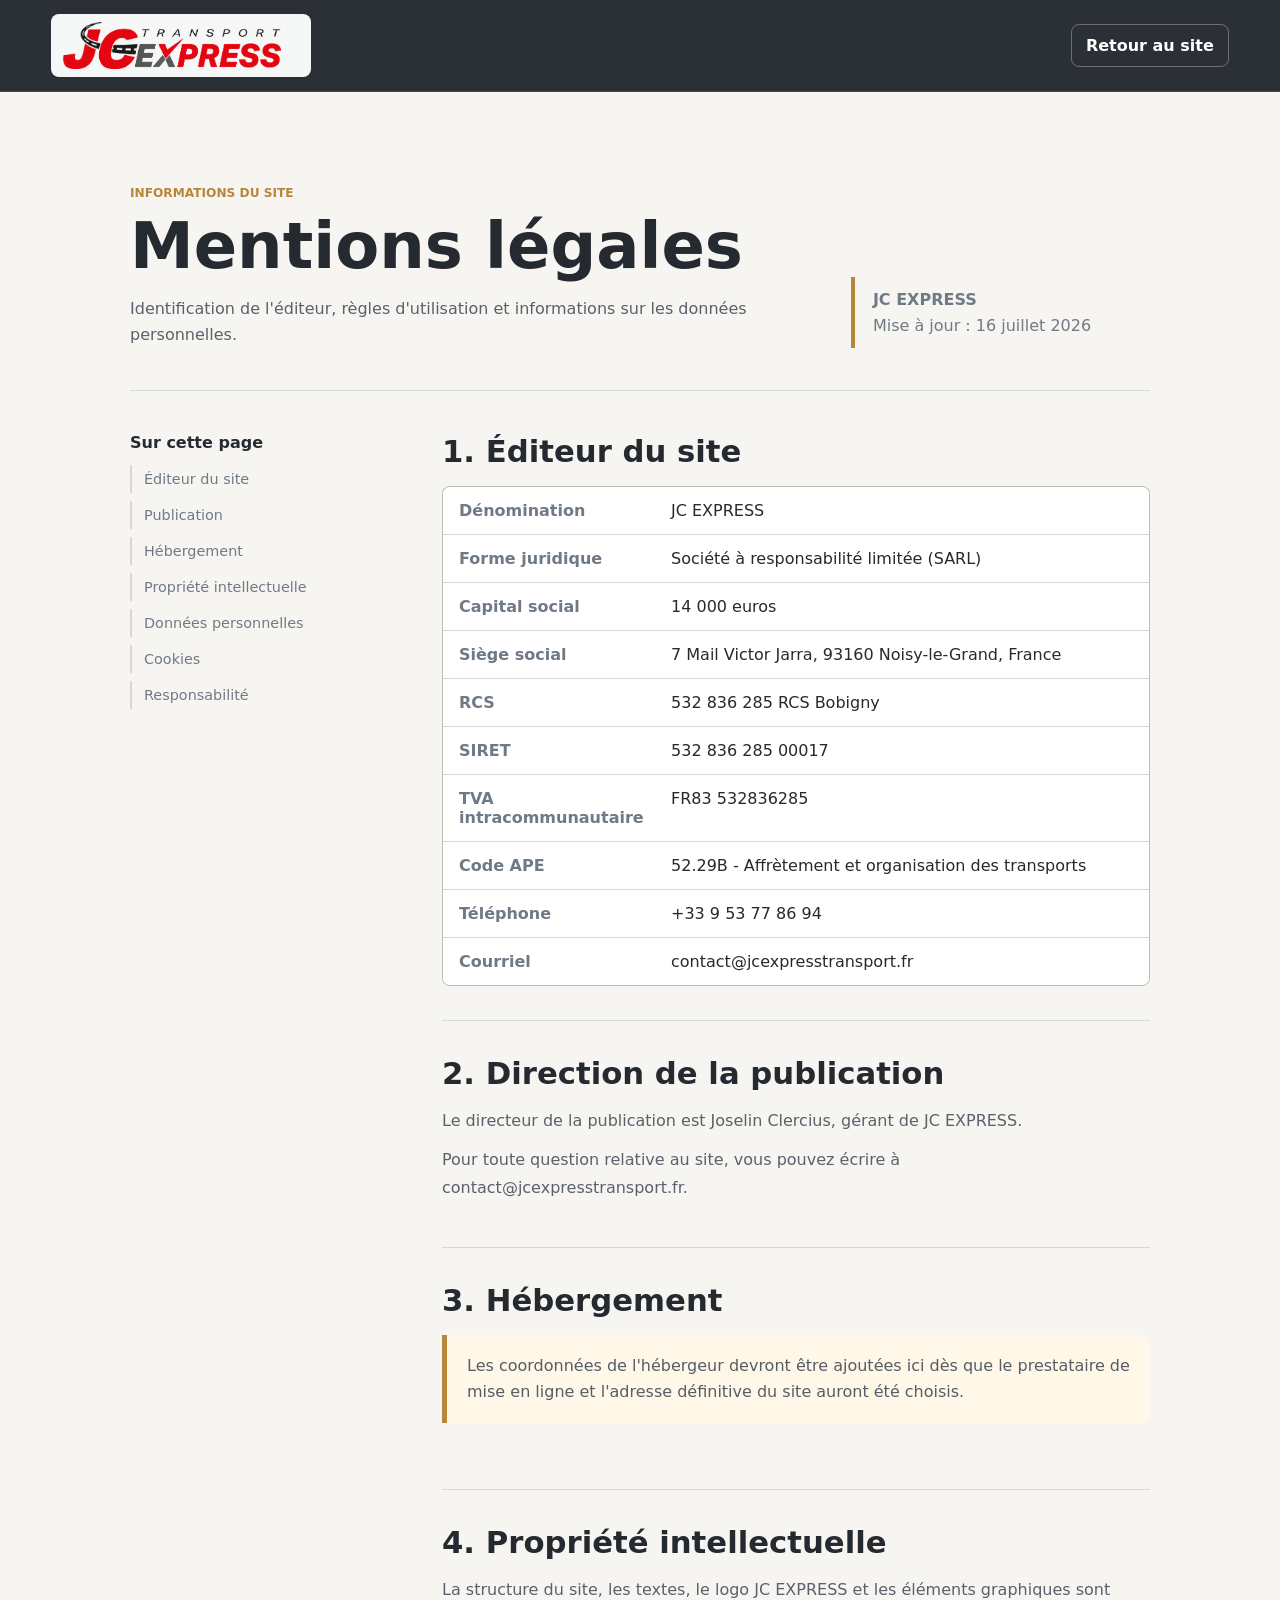
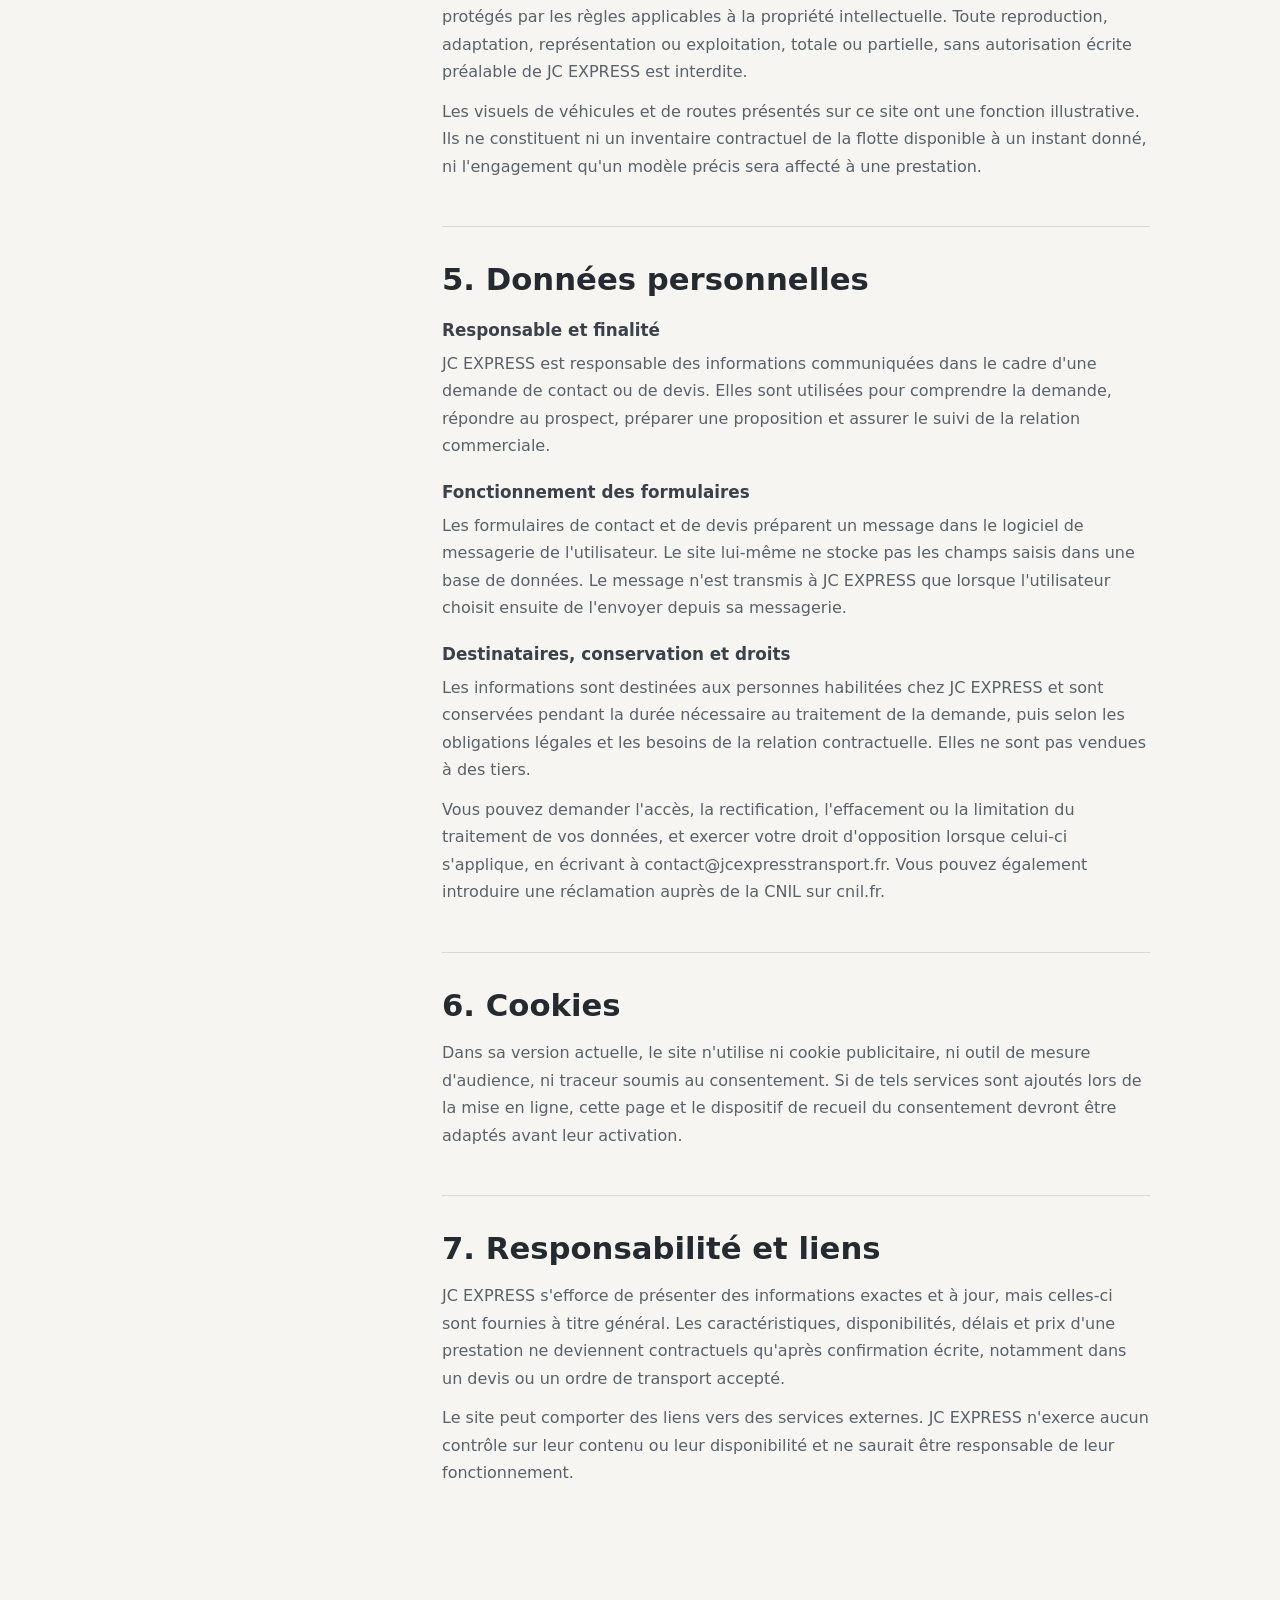
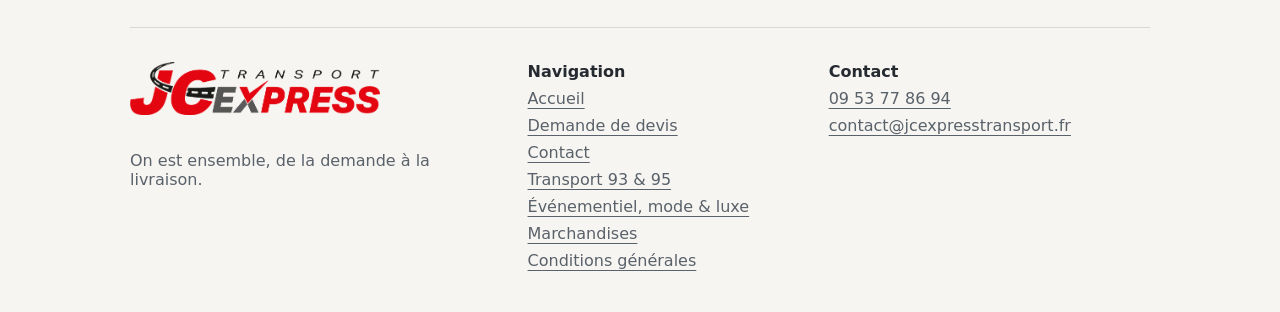
<file: mentions-legales.html>
<!doctype html>
<html lang="fr">
  <head>
    <meta charset="utf-8" />
    <meta name="viewport" content="width=device-width, initial-scale=1" />
    <title>Mentions légales | JC EXPRESS</title>
    <link rel="canonical" href="https://www.jcexpresstransport.fr/mentions-legales" />
    <meta name="description" content="Mentions légales, informations relatives à l'éditeur et données personnelles du site JC EXPRESS." />
    <meta name="robots" content="index,follow" />
    <meta name="theme-color" content="#252a31" />
    <link rel="icon" type="image/png" sizes="48x48" href="assets/favicon-48.png" />
    <link rel="icon" type="image/png" sizes="32x32" href="assets/favicon-32.png" />
    <link rel="apple-touch-icon" sizes="180x180" href="assets/apple-touch-icon.png" />
    <link rel="manifest" href="site.webmanifest" />
    <link rel="stylesheet" href="styles.css" />
  </head>
  <body class="legal-body">
    <a class="skip-link" href="#contenu">Aller au contenu</a>

    <header class="legal-topbar">
      <a class="brand" href="/" aria-label="JC EXPRESS - Retour à l'accueil">
        <img src="assets/logo-jc-express.png" alt="Transport JC EXPRESS" />
      </a>
      <span aria-hidden="true"></span>
      <a class="legal-back" href="/">Retour au site</a>
    </header>

    <main class="legal-main" id="contenu">
      <header class="legal-hero">
        <div>
          <p class="section-label">Informations du site</p>
          <h1>Mentions légales</h1>
          <p>Identification de l'éditeur, règles d'utilisation et informations sur les données personnelles.</p>
        </div>
        <div class="legal-meta">
          <strong>JC EXPRESS</strong><br />
          Mise à jour : 16 juillet 2026
        </div>
      </header>

      <div class="legal-layout">
        <nav class="legal-index" aria-label="Sommaire des mentions légales">
          <strong>Sur cette page</strong>
          <a href="#editeur">Éditeur du site</a>
          <a href="#publication">Publication</a>
          <a href="#hebergement">Hébergement</a>
          <a href="#propriete">Propriété intellectuelle</a>
          <a href="#donnees">Données personnelles</a>
          <a href="#cookies">Cookies</a>
          <a href="#responsabilite">Responsabilité</a>
        </nav>

        <div class="legal-content">
          <section class="legal-section" id="editeur">
            <h2>1. Éditeur du site</h2>
            <dl class="legal-facts">
              <div><dt>Dénomination</dt><dd>JC EXPRESS</dd></div>
              <div><dt>Forme juridique</dt><dd>Société à responsabilité limitée (SARL)</dd></div>
              <div><dt>Capital social</dt><dd>14 000 euros</dd></div>
              <div><dt>Siège social</dt><dd>7 Mail Victor Jarra, 93160 Noisy-le-Grand, France</dd></div>
              <div><dt>RCS</dt><dd>532 836 285 RCS Bobigny</dd></div>
              <div><dt>SIRET</dt><dd>532 836 285 00017</dd></div>
              <div><dt>TVA intracommunautaire</dt><dd>FR83 532836285</dd></div>
              <div><dt>Code APE</dt><dd>52.29B - Affrètement et organisation des transports</dd></div>
              <div><dt>Téléphone</dt><dd><a href="tel:+33953778694">+33 9 53 77 86 94</a></dd></div>
              <div><dt>Courriel</dt><dd><a href="mailto:contact@jcexpresstransport.fr">contact@jcexpresstransport.fr</a></dd></div>
            </dl>
          </section>

          <section class="legal-section" id="publication">
            <h2>2. Direction de la publication</h2>
            <p>Le directeur de la publication est Joselin Clercius, gérant de JC EXPRESS.</p>
            <p>Pour toute question relative au site, vous pouvez écrire à <a href="mailto:contact@jcexpresstransport.fr">contact@jcexpresstransport.fr</a>.</p>
          </section>

          <section class="legal-section" id="hebergement">
            <h2>3. Hébergement</h2>
            <div class="legal-alert">
              Les coordonnées de l'hébergeur devront être ajoutées ici dès que le prestataire de mise en ligne et
              l'adresse définitive du site auront été choisis.
            </div>
          </section>

          <section class="legal-section" id="propriete">
            <h2>4. Propriété intellectuelle</h2>
            <p>
              La structure du site, les textes, le logo JC EXPRESS et les éléments graphiques sont protégés par les
              règles applicables à la propriété intellectuelle. Toute reproduction, adaptation, représentation ou
              exploitation, totale ou partielle, sans autorisation écrite préalable de JC EXPRESS est interdite.
            </p>
            <p>
              Les visuels de véhicules et de routes présentés sur ce site ont une fonction illustrative. Ils ne
              constituent ni un inventaire contractuel de la flotte disponible à un instant donné, ni l'engagement
              qu'un modèle précis sera affecté à une prestation.
            </p>
          </section>

          <section class="legal-section" id="donnees">
            <h2>5. Données personnelles</h2>
            <h3>Responsable et finalité</h3>
            <p>
              JC EXPRESS est responsable des informations communiquées dans le cadre d'une demande de contact ou de
              devis. Elles sont utilisées pour comprendre la demande, répondre au prospect, préparer une proposition
              et assurer le suivi de la relation commerciale.
            </p>
            <h3>Fonctionnement des formulaires</h3>
            <p>
              Les formulaires de contact et de devis préparent un message dans le logiciel de messagerie de l'utilisateur.
              Le site lui-même ne stocke pas les champs saisis dans une base de données. Le message n'est transmis à
              JC EXPRESS que lorsque l'utilisateur choisit ensuite de l'envoyer depuis sa messagerie.
            </p>
            <h3>Destinataires, conservation et droits</h3>
            <p>
              Les informations sont destinées aux personnes habilitées chez JC EXPRESS et sont conservées pendant la
              durée nécessaire au traitement de la demande, puis selon les obligations légales et les besoins de la
              relation contractuelle. Elles ne sont pas vendues à des tiers.
            </p>
            <p>
              Vous pouvez demander l'accès, la rectification, l'effacement ou la limitation du traitement de vos
              données, et exercer votre droit d'opposition lorsque celui-ci s'applique, en écrivant à
              <a href="mailto:contact@jcexpresstransport.fr">contact@jcexpresstransport.fr</a>. Vous pouvez également introduire une
              réclamation auprès de la CNIL sur <a href="https://www.cnil.fr" rel="noopener noreferrer">cnil.fr</a>.
            </p>
          </section>

          <section class="legal-section" id="cookies">
            <h2>6. Cookies</h2>
            <p>
              Dans sa version actuelle, le site n'utilise ni cookie publicitaire, ni outil de mesure d'audience, ni
              traceur soumis au consentement. Si de tels services sont ajoutés lors de la mise en ligne, cette page et
              le dispositif de recueil du consentement devront être adaptés avant leur activation.
            </p>
          </section>

          <section class="legal-section" id="responsabilite">
            <h2>7. Responsabilité et liens</h2>
            <p>
              JC EXPRESS s'efforce de présenter des informations exactes et à jour, mais celles-ci sont fournies à
              titre général. Les caractéristiques, disponibilités, délais et prix d'une prestation ne deviennent
              contractuels qu'après confirmation écrite, notamment dans un devis ou un ordre de transport accepté.
            </p>
            <p>
              Le site peut comporter des liens vers des services externes. JC EXPRESS n'exerce aucun contrôle sur leur
              contenu ou leur disponibilité et ne saurait être responsable de leur fonctionnement.
            </p>
          </section>
        </div>
      </div>
    </main>

    <footer class="site-footer legal-footer">
      <div>
        <img src="assets/logo-jc-express.png" alt="Transport JC EXPRESS" />
        <p>On est ensemble, de la demande à la livraison.</p>
      </div>
      <div>
        <strong>Navigation</strong>
        <a href="/">Accueil</a>
        <a href="/devis">Demande de devis</a>
        <a href="/contact">Contact</a>
        <a href="/transport-ile-de-france">Transport 93 &amp; 95</a>
        <a href="/transport-evenementiel-mode-luxe">Événementiel, mode &amp; luxe</a>
        <a href="/transport-marchandises">Marchandises</a>
        <a href="/conditions-generales">Conditions générales</a>
      </div>
      <div>
        <strong>Contact</strong>
        <a href="tel:+33953778694">09 53 77 86 94</a>
        <a href="mailto:contact@jcexpresstransport.fr">contact@jcexpresstransport.fr</a>
      </div>
    </footer>
  </body>
</html>
</file>
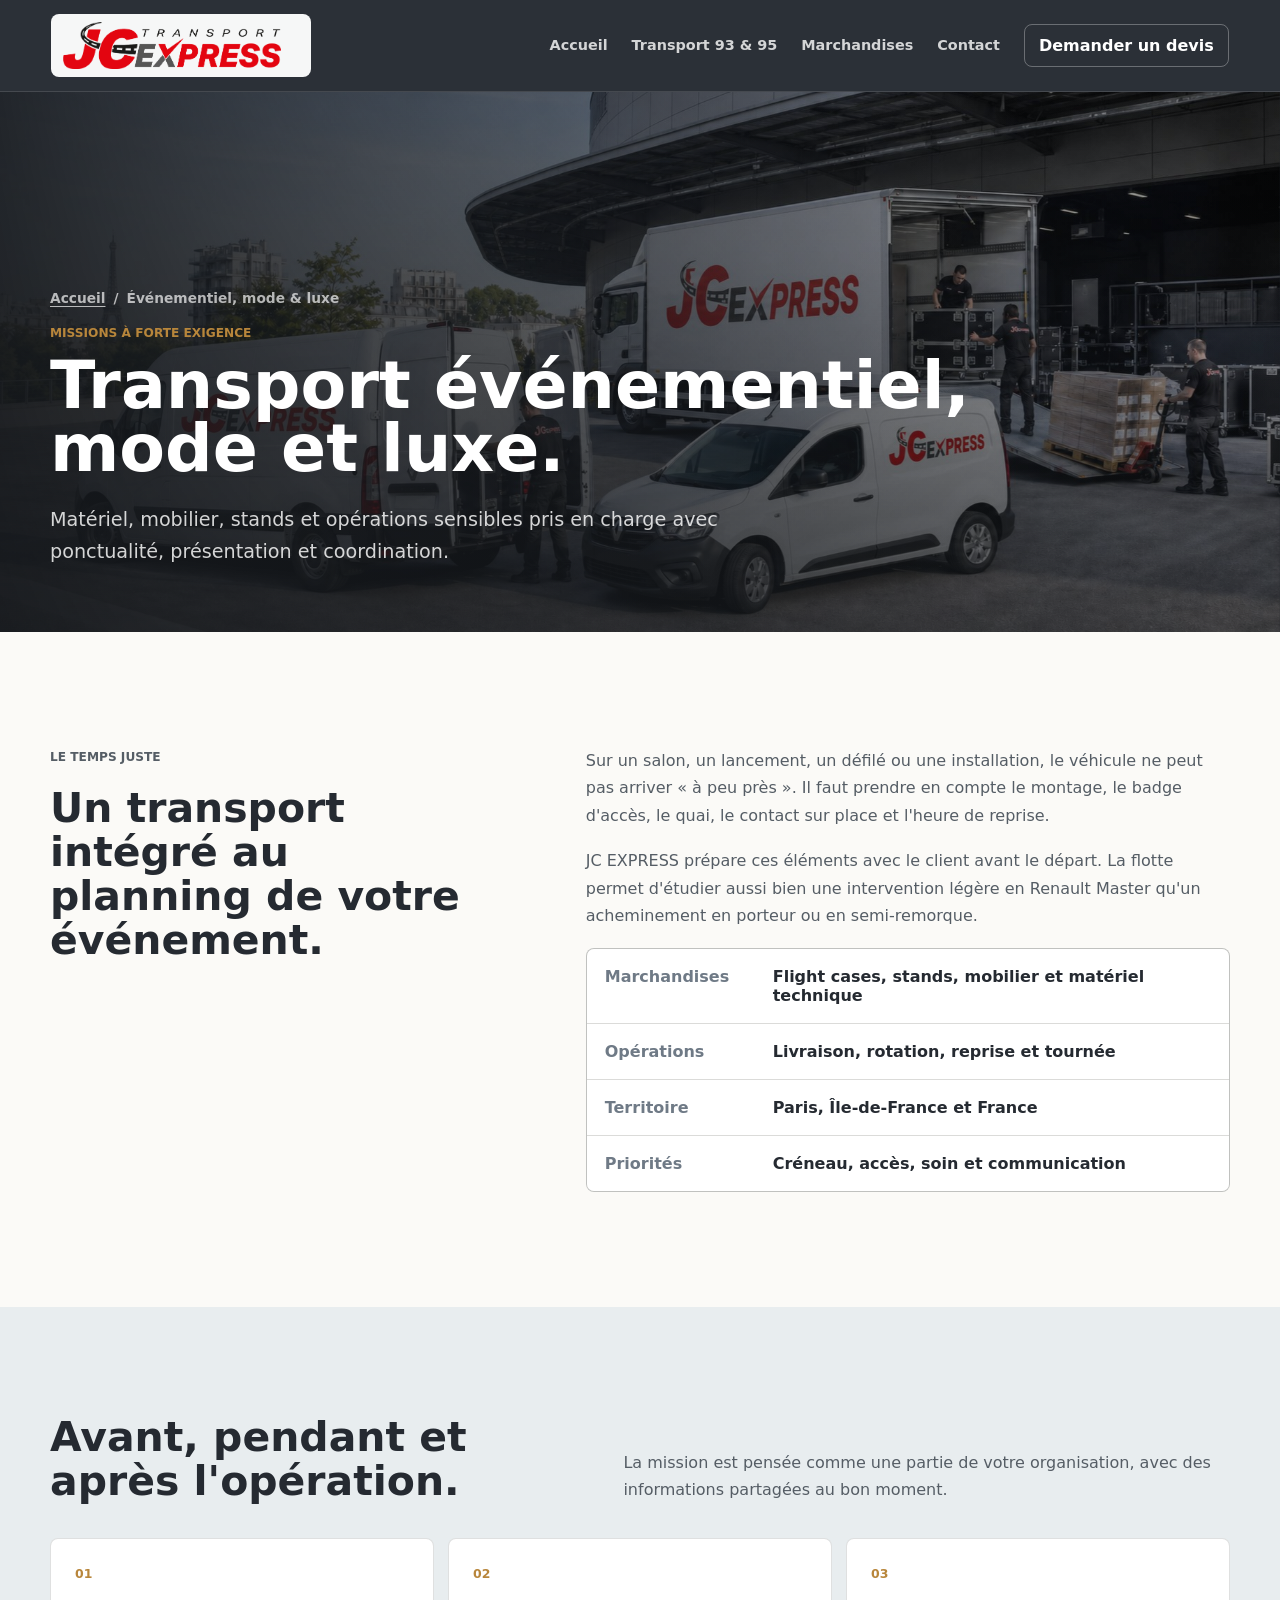
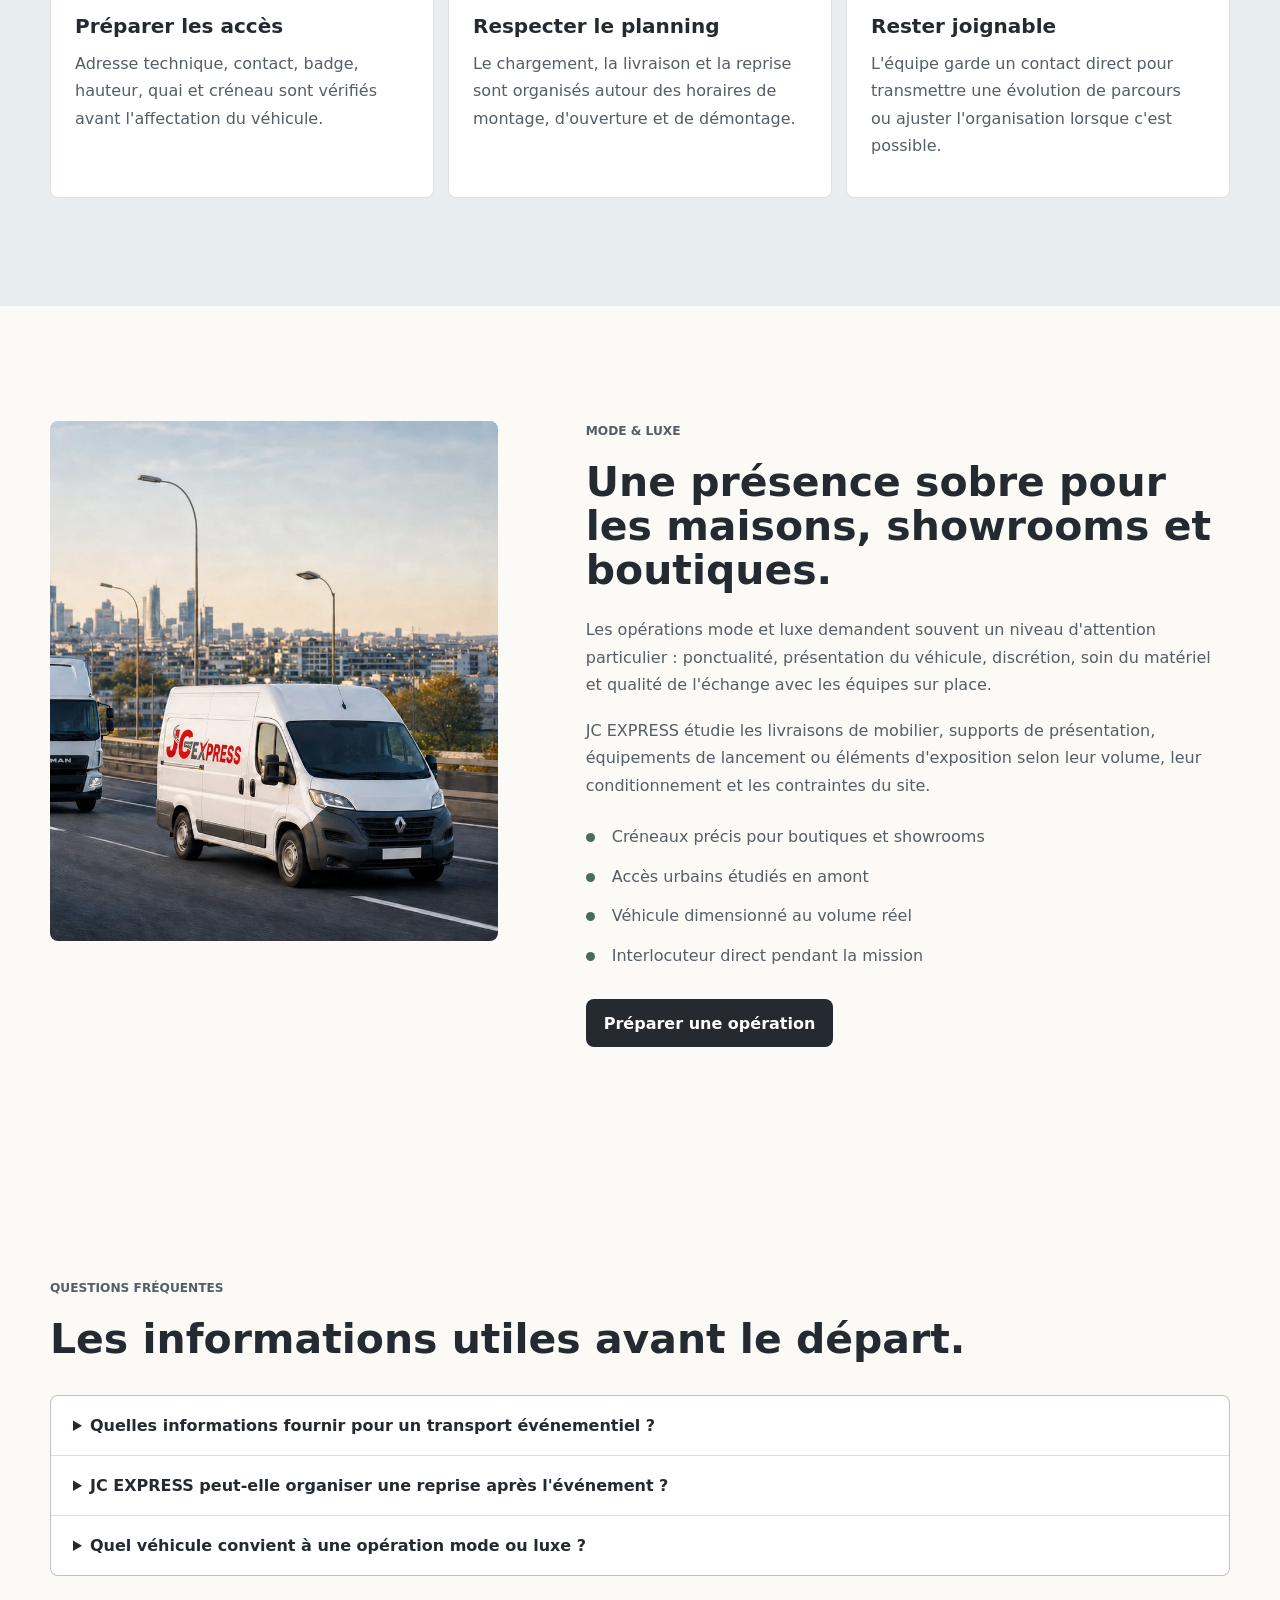
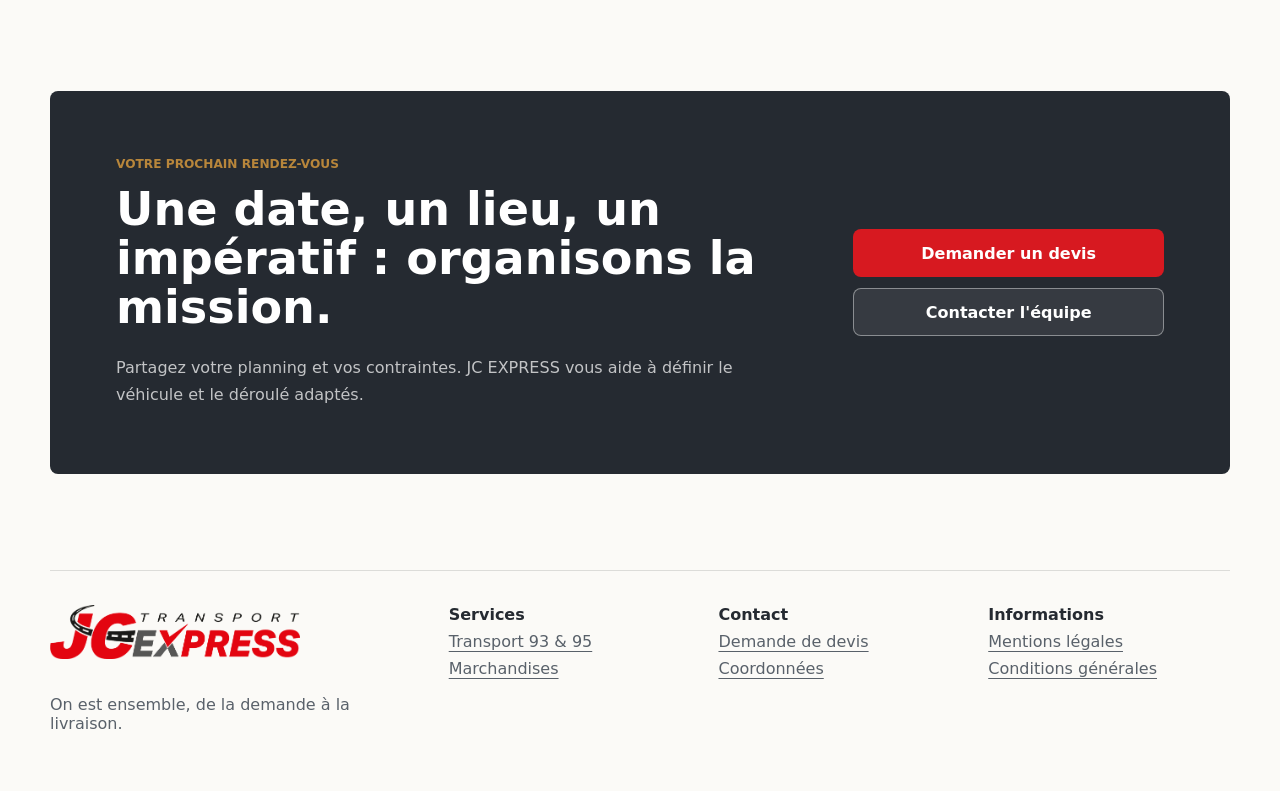
<file: transport-evenementiel-mode-luxe.html>
<!doctype html>
<html lang="fr">
  <head>
    <meta charset="utf-8" />
    <meta name="viewport" content="width=device-width, initial-scale=1" />
    <title>Transport événementiel, mode et luxe | JC EXPRESS</title>
    <link rel="canonical" href="https://www.jcexpresstransport.fr/transport-evenementiel-mode-luxe" />
    <meta name="description" content="JC EXPRESS organise le transport événementiel, mode et luxe : salons, stands, matériel, showrooms et opérations sensibles à Paris et en France." />
    <meta name="robots" content="index,follow,max-image-preview:large" />
    <meta name="theme-color" content="#252a31" />
    <meta property="og:title" content="Transport événementiel, mode et luxe | JC EXPRESS" />
    <meta property="og:description" content="Une organisation soignée pour vos salons, défilés, showrooms, lancements et opérations à créneau précis." />
    <meta property="og:type" content="website" />
    <meta property="og:url" content="https://www.jcexpresstransport.fr/transport-evenementiel-mode-luxe" />
    <meta property="og:image" content="https://www.jcexpresstransport.fr/assets/fleet-loading-jc-express-badges.jpg" />
    <link rel="icon" type="image/png" sizes="48x48" href="assets/favicon-48.png" />
    <link rel="icon" type="image/png" sizes="32x32" href="assets/favicon-32.png" />
    <link rel="apple-touch-icon" sizes="180x180" href="assets/apple-touch-icon.png" />
    <link rel="manifest" href="site.webmanifest" />
    <link rel="preload" as="image" href="assets/fleet-loading-jc-express-badges.jpg" fetchpriority="high" />
    <link rel="stylesheet" href="styles.css" />
    <script type="application/ld+json">
      {
        "@context": "https://schema.org",
        "@graph": [
          {
            "@type": "Service",
            "name": "Transport événementiel, mode et luxe",
            "serviceType": "Transport événementiel et transport sensible",
            "description": "Transport de matériel événementiel et organisation de missions pour la mode, le luxe, les salons, showrooms et lancements.",
            "areaServed": ["Paris", "Île-de-France", "France"],
            "provider": {
              "@type": "LocalBusiness",
              "name": "JC EXPRESS",
              "telephone": "+33953778694",
              "address": { "@type": "PostalAddress", "streetAddress": "7 Mail Victor Jarra", "postalCode": "93160", "addressLocality": "Noisy-le-Grand", "addressCountry": "FR" }
            }
          },
          {
            "@type": "BreadcrumbList",
            "itemListElement": [
              { "@type": "ListItem", "position": 1, "name": "Accueil", "item": "https://www.jcexpresstransport.fr/" },
              { "@type": "ListItem", "position": 2, "name": "Transport événementiel, mode et luxe" }
            ]
          }
        ]
      }
    </script>
  </head>
  <body class="subpage-body">
    <a class="skip-link" href="#contenu">Aller au contenu</a>
    <header class="legal-topbar subpage-topbar">
      <a class="brand" href="/" aria-label="JC EXPRESS - Retour à l'accueil" data-brand><img src="assets/logo-jc-express.png" alt="Transport JC EXPRESS" /></a>
      <nav class="subpage-nav" aria-label="Navigation secondaire"><a href="/">Accueil</a><a href="/transport-ile-de-france">Transport 93 &amp; 95</a><a href="/transport-marchandises">Marchandises</a><a href="/contact">Contact</a></nav>
      <a class="legal-back" href="/devis">Demander un devis</a>
    </header>

    <main id="contenu">
      <section class="subpage-hero service-page-hero" aria-labelledby="event-title">
        <div class="subpage-hero-media" aria-hidden="true"><img src="assets/fleet-loading-jc-express-badges.jpg" alt="" width="1832" height="859" decoding="async" /></div>
        <div class="subpage-hero-scrim" aria-hidden="true"></div>
        <div class="subpage-hero-inner">
          <nav class="breadcrumb" aria-label="Fil d'Ariane"><a href="/">Accueil</a><span>/</span><span>Événementiel, mode &amp; luxe</span></nav>
          <p class="section-label">Missions à forte exigence</p>
          <h1 id="event-title">Transport événementiel, mode et luxe.</h1>
          <p>Matériel, mobilier, stands et opérations sensibles pris en charge avec ponctualité, présentation et coordination.</p>
        </div>
      </section>

      <section class="service-page-section service-page-intro" aria-labelledby="event-intro-title">
        <div><p class="section-label">Le temps juste</p><h2 id="event-intro-title">Un transport intégré au planning de votre événement.</h2></div>
        <div>
          <p>Sur un salon, un lancement, un défilé ou une installation, le véhicule ne peut pas arriver « à peu près ». Il faut prendre en compte le montage, le badge d'accès, le quai, le contact sur place et l'heure de reprise.</p>
          <p>JC EXPRESS prépare ces éléments avec le client avant le départ. La flotte permet d'étudier aussi bien une intervention légère en Renault Master qu'un acheminement en porteur ou en semi-remorque.</p>
          <dl class="service-proof-list">
            <div><dt>Marchandises</dt><dd>Flight cases, stands, mobilier et matériel technique</dd></div>
            <div><dt>Opérations</dt><dd>Livraison, rotation, reprise et tournée</dd></div>
            <div><dt>Territoire</dt><dd>Paris, Île-de-France et France</dd></div>
            <div><dt>Priorités</dt><dd>Créneau, accès, soin et communication</dd></div>
          </dl>
        </div>
      </section>

      <section class="service-band" aria-labelledby="event-steps-title">
        <div class="service-band-inner">
          <div class="service-band-heading"><h2 id="event-steps-title">Avant, pendant et après l'opération.</h2><p>La mission est pensée comme une partie de votre organisation, avec des informations partagées au bon moment.</p></div>
          <div class="service-feature-grid">
            <article class="service-feature"><span>01</span><h3>Préparer les accès</h3><p>Adresse technique, contact, badge, hauteur, quai et créneau sont vérifiés avant l'affectation du véhicule.</p></article>
            <article class="service-feature"><span>02</span><h3>Respecter le planning</h3><p>Le chargement, la livraison et la reprise sont organisés autour des horaires de montage, d'ouverture et de démontage.</p></article>
            <article class="service-feature"><span>03</span><h3>Rester joignable</h3><p>L'équipe garde un contact direct pour transmettre une évolution de parcours ou ajuster l'organisation lorsque c'est possible.</p></article>
          </div>
        </div>
      </section>

      <section class="service-page-section service-split" id="mode-luxe" aria-labelledby="luxe-title">
        <div class="service-media"><img src="assets/route-paris-jc-express-badges.jpg" alt="Renault Master et porteur MAN JC EXPRESS pour le transport mode et luxe à Paris" width="1774" height="887" loading="lazy" decoding="async" /></div>
        <div class="service-copy">
          <p class="section-label">Mode &amp; luxe</p>
          <h2 id="luxe-title">Une présence sobre pour les maisons, showrooms et boutiques.</h2>
          <p>Les opérations mode et luxe demandent souvent un niveau d'attention particulier : ponctualité, présentation du véhicule, discrétion, soin du matériel et qualité de l'échange avec les équipes sur place.</p>
          <p>JC EXPRESS étudie les livraisons de mobilier, supports de présentation, équipements de lancement ou éléments d'exposition selon leur volume, leur conditionnement et les contraintes du site.</p>
          <ul class="service-checklist"><li>Créneaux précis pour boutiques et showrooms</li><li>Accès urbains étudiés en amont</li><li>Véhicule dimensionné au volume réel</li><li>Interlocuteur direct pendant la mission</li></ul>
          <a class="button button-dark" href="/devis">Préparer une opération</a>
        </div>
      </section>

      <section class="service-page-section" aria-labelledby="event-faq-title">
        <p class="section-label">Questions fréquentes</p><h2 id="event-faq-title">Les informations utiles avant le départ.</h2>
        <div class="service-faq">
          <details><summary>Quelles informations fournir pour un transport événementiel ?</summary><p>Indiquez les lieux, dates, créneaux, dimensions, poids, conditionnement, accès techniques et coordonnées des personnes présentes au chargement et à la livraison.</p></details>
          <details><summary>JC EXPRESS peut-elle organiser une reprise après l'événement ?</summary><p>Oui, la reprise et le retour peuvent être intégrés à la demande initiale, sous réserve de disponibilité et avec des horaires confirmés.</p></details>
          <details><summary>Quel véhicule convient à une opération mode ou luxe ?</summary><p>Le véhicule est choisi selon le volume, l'accès et la présentation attendue : VL, Renault Master, porteur ou ensemble tracteur et semi-remorque.</p></details>
        </div>
      </section>

      <section class="contact-cta-band" aria-labelledby="event-cta-title"><div><p class="section-label">Votre prochain rendez-vous</p><h2 id="event-cta-title">Une date, un lieu, un impératif : organisons la mission.</h2><p>Partagez votre planning et vos contraintes. JC EXPRESS vous aide à définir le véhicule et le déroulé adaptés.</p></div><div class="contact-cta-actions"><a class="button button-primary" href="/devis">Demander un devis</a><a class="button button-secondary" href="/contact">Contacter l'équipe</a></div></section>
    </main>

    <footer class="site-footer">
      <div><img src="assets/logo-jc-express.png" alt="Transport JC EXPRESS" /><p>On est ensemble, de la demande à la livraison.</p></div>
      <div><strong>Services</strong><a href="/transport-ile-de-france">Transport 93 &amp; 95</a><a href="/transport-marchandises">Marchandises</a></div>
      <div><strong>Contact</strong><a href="/devis">Demande de devis</a><a href="/contact">Coordonnées</a></div>
      <div><strong>Informations</strong><a href="/mentions-legales">Mentions légales</a><a href="/conditions-generales">Conditions générales</a></div>
    </footer>
    <script src="script.js"></script>
  </body>
</html>
</file>
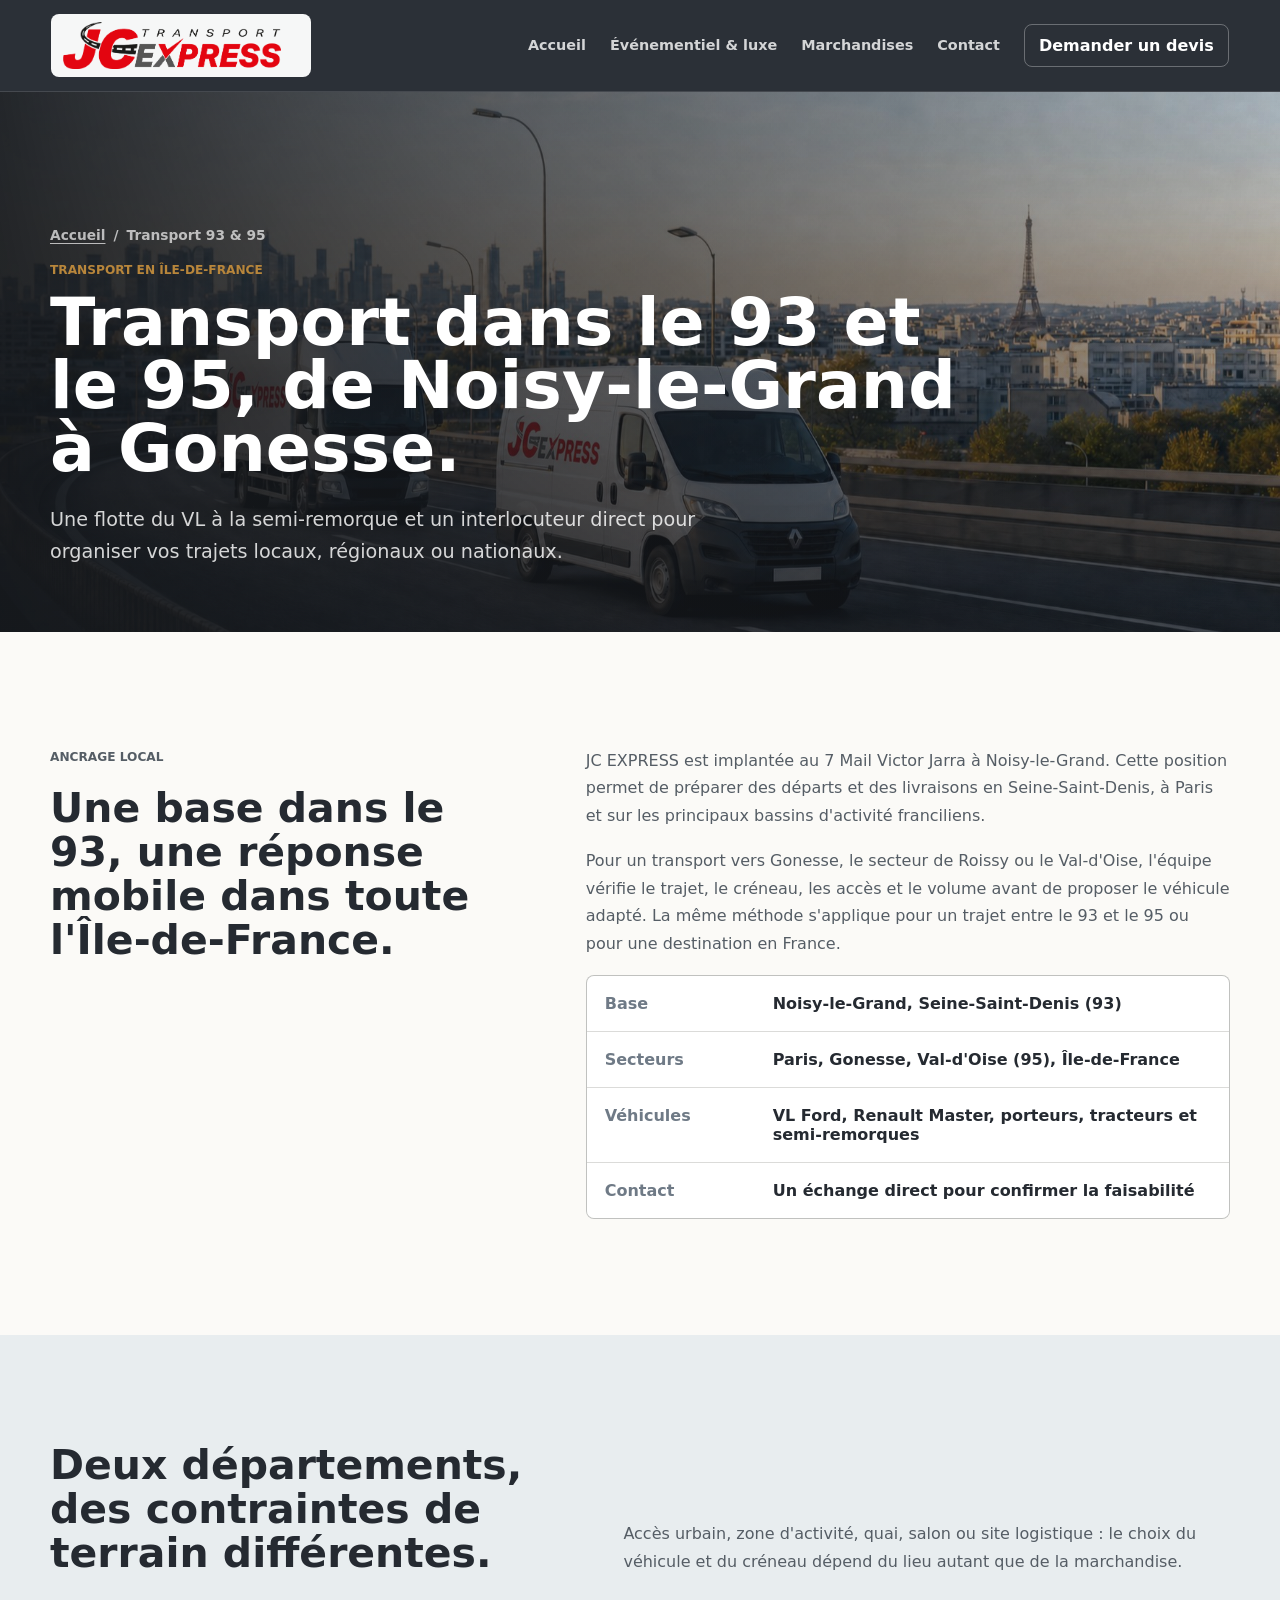
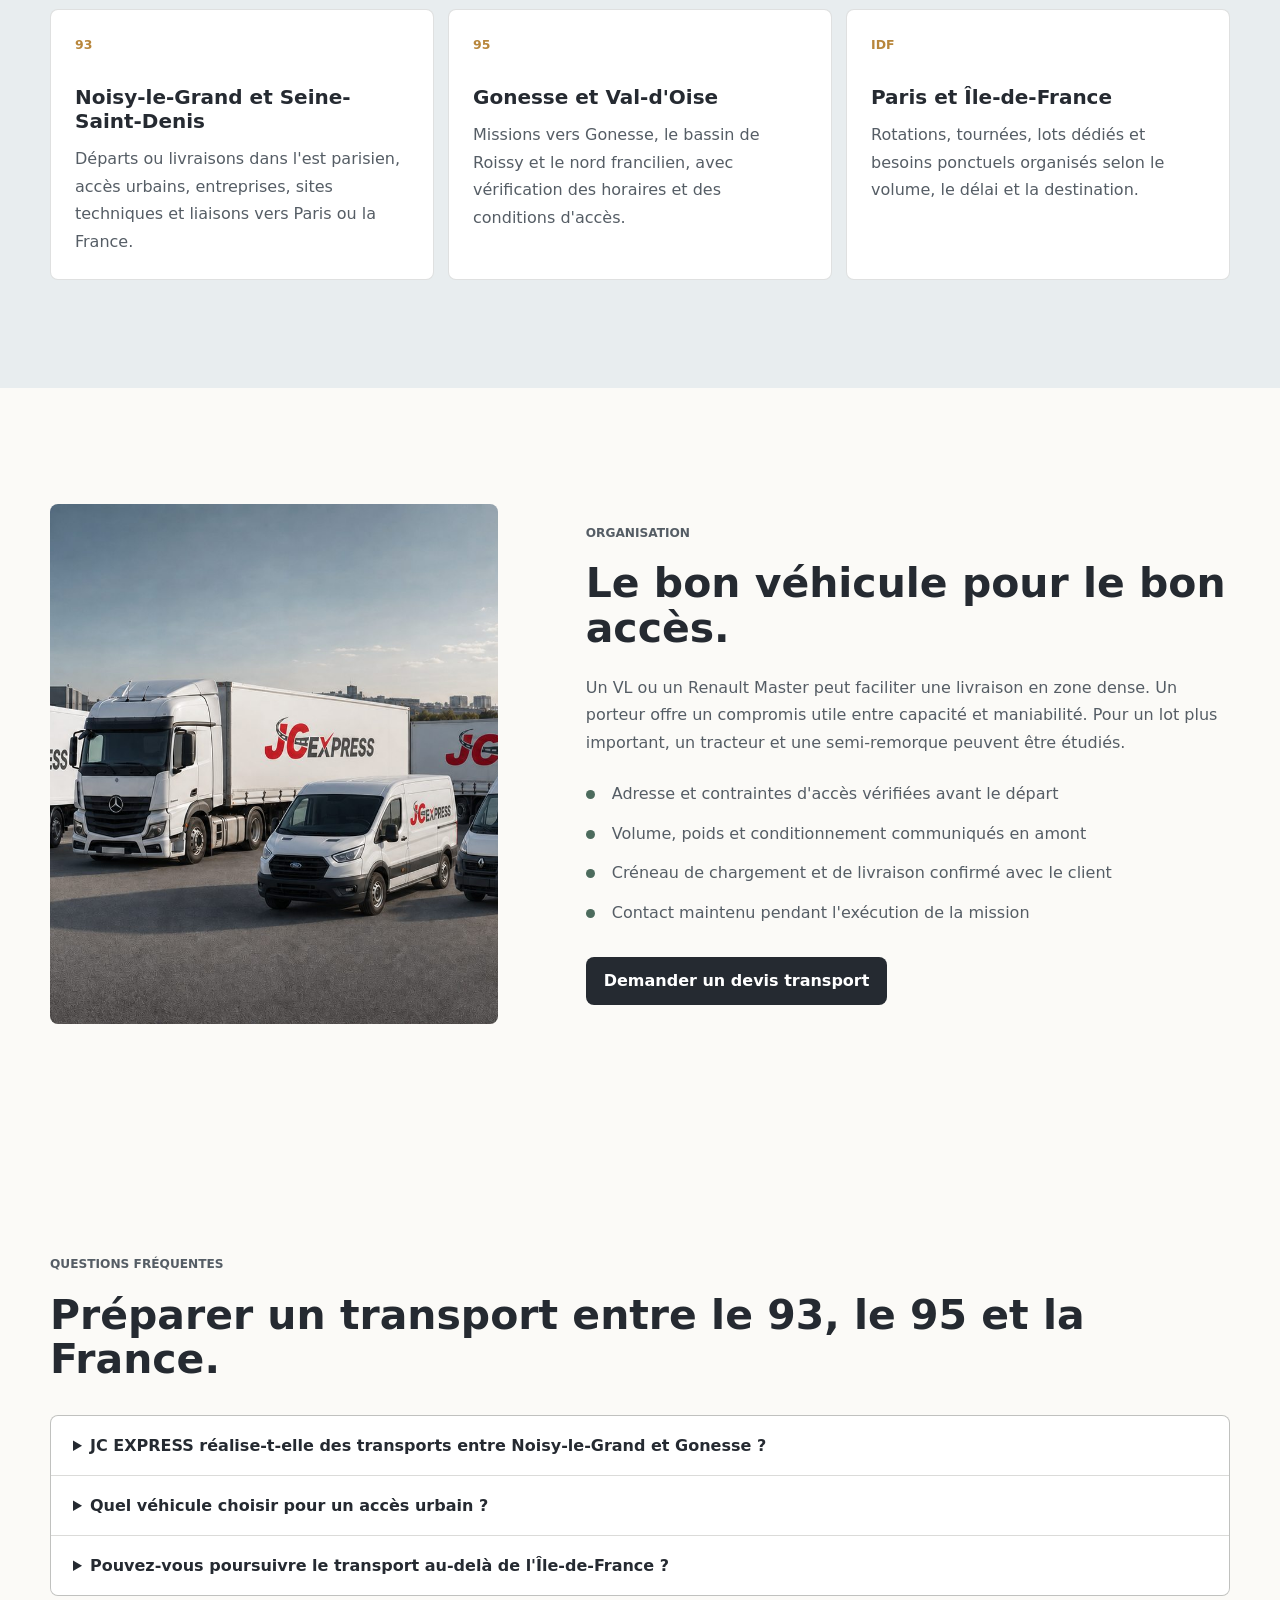
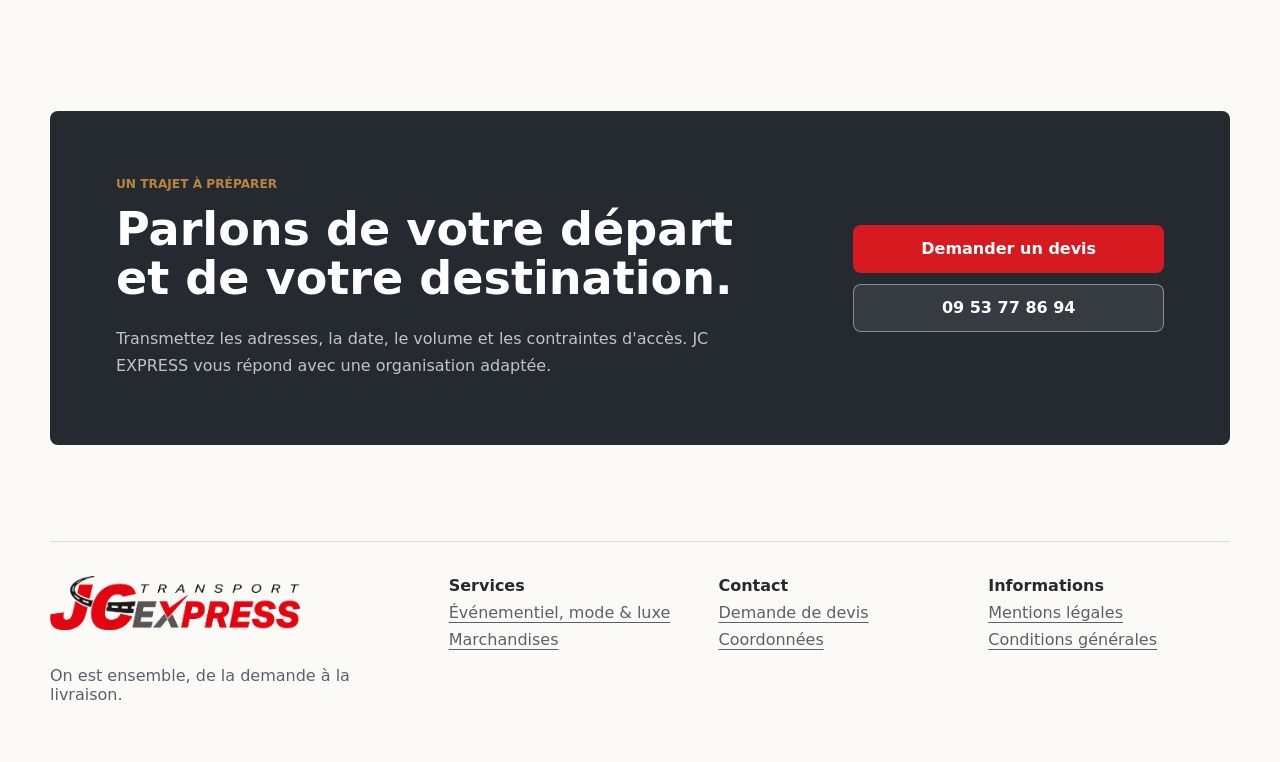
<file: transport-ile-de-france.html>
<!doctype html>
<html lang="fr">
  <head>
    <meta charset="utf-8" />
    <meta name="viewport" content="width=device-width, initial-scale=1" />
    <title>Transport 93 et 95 : Noisy-le-Grand, Gonesse | JC EXPRESS</title>
    <link rel="canonical" href="https://www.jcexpresstransport.fr/transport-ile-de-france" />
    <meta
      name="description"
      content="Transport dans le 93 et le 95 avec JC EXPRESS : départs et livraisons à Noisy-le-Grand, Gonesse, Paris, en Île-de-France et partout en France."
    />
    <meta name="robots" content="index,follow,max-image-preview:large" />
    <meta name="theme-color" content="#252a31" />
    <meta property="og:title" content="Transport 93 et 95 | JC EXPRESS" />
    <meta property="og:description" content="Une organisation de transport locale depuis Noisy-le-Grand vers la Seine-Saint-Denis, Gonesse et le Val-d'Oise." />
    <meta property="og:type" content="website" />
    <meta property="og:url" content="https://www.jcexpresstransport.fr/transport-ile-de-france" />
    <meta property="og:image" content="https://www.jcexpresstransport.fr/assets/route-paris-jc-express-badges.jpg" />
    <link rel="icon" type="image/png" sizes="48x48" href="assets/favicon-48.png" />
    <link rel="icon" type="image/png" sizes="32x32" href="assets/favicon-32.png" />
    <link rel="apple-touch-icon" sizes="180x180" href="assets/apple-touch-icon.png" />
    <link rel="manifest" href="site.webmanifest" />
    <link rel="preload" as="image" href="assets/route-paris-jc-express-badges.jpg" fetchpriority="high" />
    <link rel="stylesheet" href="styles.css" />
    <script type="application/ld+json">
      {
        "@context": "https://schema.org",
        "@graph": [
          {
            "@type": "Service",
            "name": "Transport dans le 93 et le 95",
            "serviceType": "Transport routier de marchandises",
            "description": "Organisation de transports à Noisy-le-Grand, en Seine-Saint-Denis, à Gonesse, dans le Val-d'Oise, en Île-de-France et en France.",
            "areaServed": [
              { "@type": "City", "name": "Noisy-le-Grand" },
              { "@type": "City", "name": "Gonesse" },
              { "@type": "AdministrativeArea", "name": "Seine-Saint-Denis" },
              { "@type": "AdministrativeArea", "name": "Val-d'Oise" },
              { "@type": "AdministrativeArea", "name": "Île-de-France" }
            ],
            "provider": {
              "@type": "LocalBusiness",
              "name": "JC EXPRESS",
              "telephone": "+33953778694",
              "address": {
                "@type": "PostalAddress",
                "streetAddress": "7 Mail Victor Jarra",
                "postalCode": "93160",
                "addressLocality": "Noisy-le-Grand",
                "addressCountry": "FR"
              }
            }
          },
          {
            "@type": "BreadcrumbList",
            "itemListElement": [
              { "@type": "ListItem", "position": 1, "name": "Accueil", "item": "https://www.jcexpresstransport.fr/" },
              { "@type": "ListItem", "position": 2, "name": "Transport 93 et 95" }
            ]
          }
        ]
      }
    </script>
  </head>
  <body class="subpage-body">
    <a class="skip-link" href="#contenu">Aller au contenu</a>
    <header class="legal-topbar subpage-topbar">
      <a class="brand" href="/" aria-label="JC EXPRESS - Retour à l'accueil" data-brand>
        <img src="assets/logo-jc-express.png" alt="Transport JC EXPRESS" />
      </a>
      <nav class="subpage-nav" aria-label="Navigation secondaire">
        <a href="/">Accueil</a>
        <a href="/transport-evenementiel-mode-luxe">Événementiel &amp; luxe</a>
        <a href="/transport-marchandises">Marchandises</a>
        <a href="/contact">Contact</a>
      </nav>
      <a class="legal-back" href="/devis">Demander un devis</a>
    </header>

    <main id="contenu">
      <section class="subpage-hero service-page-hero" aria-labelledby="local-title">
        <div class="subpage-hero-media" aria-hidden="true">
          <img src="assets/route-paris-jc-express-badges.jpg" alt="" width="1774" height="887" decoding="async" />
        </div>
        <div class="subpage-hero-scrim" aria-hidden="true"></div>
        <div class="subpage-hero-inner">
          <nav class="breadcrumb" aria-label="Fil d'Ariane"><a href="/">Accueil</a><span>/</span><span>Transport 93 &amp; 95</span></nav>
          <p class="section-label">Transport en Île-de-France</p>
          <h1 id="local-title">Transport dans le 93 et le 95, de Noisy-le-Grand à Gonesse.</h1>
          <p>Une flotte du VL à la semi-remorque et un interlocuteur direct pour organiser vos trajets locaux, régionaux ou nationaux.</p>
        </div>
      </section>

      <section class="service-page-section service-page-intro" aria-labelledby="local-intro-title">
        <div>
          <p class="section-label">Ancrage local</p>
          <h2 id="local-intro-title">Une base dans le 93, une réponse mobile dans toute l'Île-de-France.</h2>
        </div>
        <div>
          <p>JC EXPRESS est implantée au 7 Mail Victor Jarra à Noisy-le-Grand. Cette position permet de préparer des départs et des livraisons en Seine-Saint-Denis, à Paris et sur les principaux bassins d'activité franciliens.</p>
          <p>Pour un transport vers Gonesse, le secteur de Roissy ou le Val-d'Oise, l'équipe vérifie le trajet, le créneau, les accès et le volume avant de proposer le véhicule adapté. La même méthode s'applique pour un trajet entre le 93 et le 95 ou pour une destination en France.</p>
          <dl class="service-proof-list">
            <div><dt>Base</dt><dd>Noisy-le-Grand, Seine-Saint-Denis (93)</dd></div>
            <div><dt>Secteurs</dt><dd>Paris, Gonesse, Val-d'Oise (95), Île-de-France</dd></div>
            <div><dt>Véhicules</dt><dd>VL Ford, Renault Master, porteurs, tracteurs et semi-remorques</dd></div>
            <div><dt>Contact</dt><dd>Un échange direct pour confirmer la faisabilité</dd></div>
          </dl>
        </div>
      </section>

      <section class="service-band" aria-labelledby="local-zones-title">
        <div class="service-band-inner">
          <div class="service-band-heading">
            <h2 id="local-zones-title">Deux départements, des contraintes de terrain différentes.</h2>
            <p>Accès urbain, zone d'activité, quai, salon ou site logistique : le choix du véhicule et du créneau dépend du lieu autant que de la marchandise.</p>
          </div>
          <div class="service-feature-grid">
            <article class="service-feature"><span>93</span><h3>Noisy-le-Grand et Seine-Saint-Denis</h3><p>Départs ou livraisons dans l'est parisien, accès urbains, entreprises, sites techniques et liaisons vers Paris ou la France.</p></article>
            <article class="service-feature"><span>95</span><h3>Gonesse et Val-d'Oise</h3><p>Missions vers Gonesse, le bassin de Roissy et le nord francilien, avec vérification des horaires et des conditions d'accès.</p></article>
            <article class="service-feature"><span>IDF</span><h3>Paris et Île-de-France</h3><p>Rotations, tournées, lots dédiés et besoins ponctuels organisés selon le volume, le délai et la destination.</p></article>
          </div>
        </div>
      </section>

      <section class="service-page-section service-split" aria-labelledby="local-method-title">
        <div class="service-media">
          <img src="assets/fleet-lineup-jc-express-badges.jpg" alt="Flotte MAN, Mercedes, Ford et Renault de JC EXPRESS pour le 93 et le 95" width="1774" height="887" loading="lazy" decoding="async" />
        </div>
        <div class="service-copy">
          <p class="section-label">Organisation</p>
          <h2 id="local-method-title">Le bon véhicule pour le bon accès.</h2>
          <p>Un VL ou un Renault Master peut faciliter une livraison en zone dense. Un porteur offre un compromis utile entre capacité et maniabilité. Pour un lot plus important, un tracteur et une semi-remorque peuvent être étudiés.</p>
          <ul class="service-checklist">
            <li>Adresse et contraintes d'accès vérifiées avant le départ</li>
            <li>Volume, poids et conditionnement communiqués en amont</li>
            <li>Créneau de chargement et de livraison confirmé avec le client</li>
            <li>Contact maintenu pendant l'exécution de la mission</li>
          </ul>
          <a class="button button-dark" href="/devis">Demander un devis transport</a>
        </div>
      </section>

      <section class="service-page-section" aria-labelledby="local-faq-title">
        <p class="section-label">Questions fréquentes</p>
        <h2 id="local-faq-title">Préparer un transport entre le 93, le 95 et la France.</h2>
        <div class="service-faq">
          <details><summary>JC EXPRESS réalise-t-elle des transports entre Noisy-le-Grand et Gonesse ?</summary><p>Oui, selon la disponibilité de la flotte et les caractéristiques de la mission. Indiquez les deux adresses, la date, le volume et le créneau souhaité pour obtenir une réponse précise.</p></details>
          <details><summary>Quel véhicule choisir pour un accès urbain ?</summary><p>Le choix dépend du volume, du poids, de la hauteur disponible et des possibilités de stationnement. Un VL ou un porteur peut être privilégié lorsque l'accès est contraint.</p></details>
          <details><summary>Pouvez-vous poursuivre le transport au-delà de l'Île-de-France ?</summary><p>Oui. JC EXPRESS organise également des trajets vers les autres régions françaises, notamment avec ses tracteurs et semi-remorques pour les volumes adaptés.</p></details>
        </div>
      </section>

      <section class="contact-cta-band" aria-labelledby="local-cta-title">
        <div><p class="section-label">Un trajet à préparer</p><h2 id="local-cta-title">Parlons de votre départ et de votre destination.</h2><p>Transmettez les adresses, la date, le volume et les contraintes d'accès. JC EXPRESS vous répond avec une organisation adaptée.</p></div>
        <div class="contact-cta-actions"><a class="button button-primary" href="/devis">Demander un devis</a><a class="button button-secondary" href="tel:+33953778694">09 53 77 86 94</a></div>
      </section>
    </main>

    <footer class="site-footer">
      <div><img src="assets/logo-jc-express.png" alt="Transport JC EXPRESS" /><p>On est ensemble, de la demande à la livraison.</p></div>
      <div><strong>Services</strong><a href="/transport-evenementiel-mode-luxe">Événementiel, mode &amp; luxe</a><a href="/transport-marchandises">Marchandises</a></div>
      <div><strong>Contact</strong><a href="/devis">Demande de devis</a><a href="/contact">Coordonnées</a></div>
      <div><strong>Informations</strong><a href="/mentions-legales">Mentions légales</a><a href="/conditions-generales">Conditions générales</a></div>
    </footer>
    <script src="script.js"></script>
  </body>
</html>
</file>
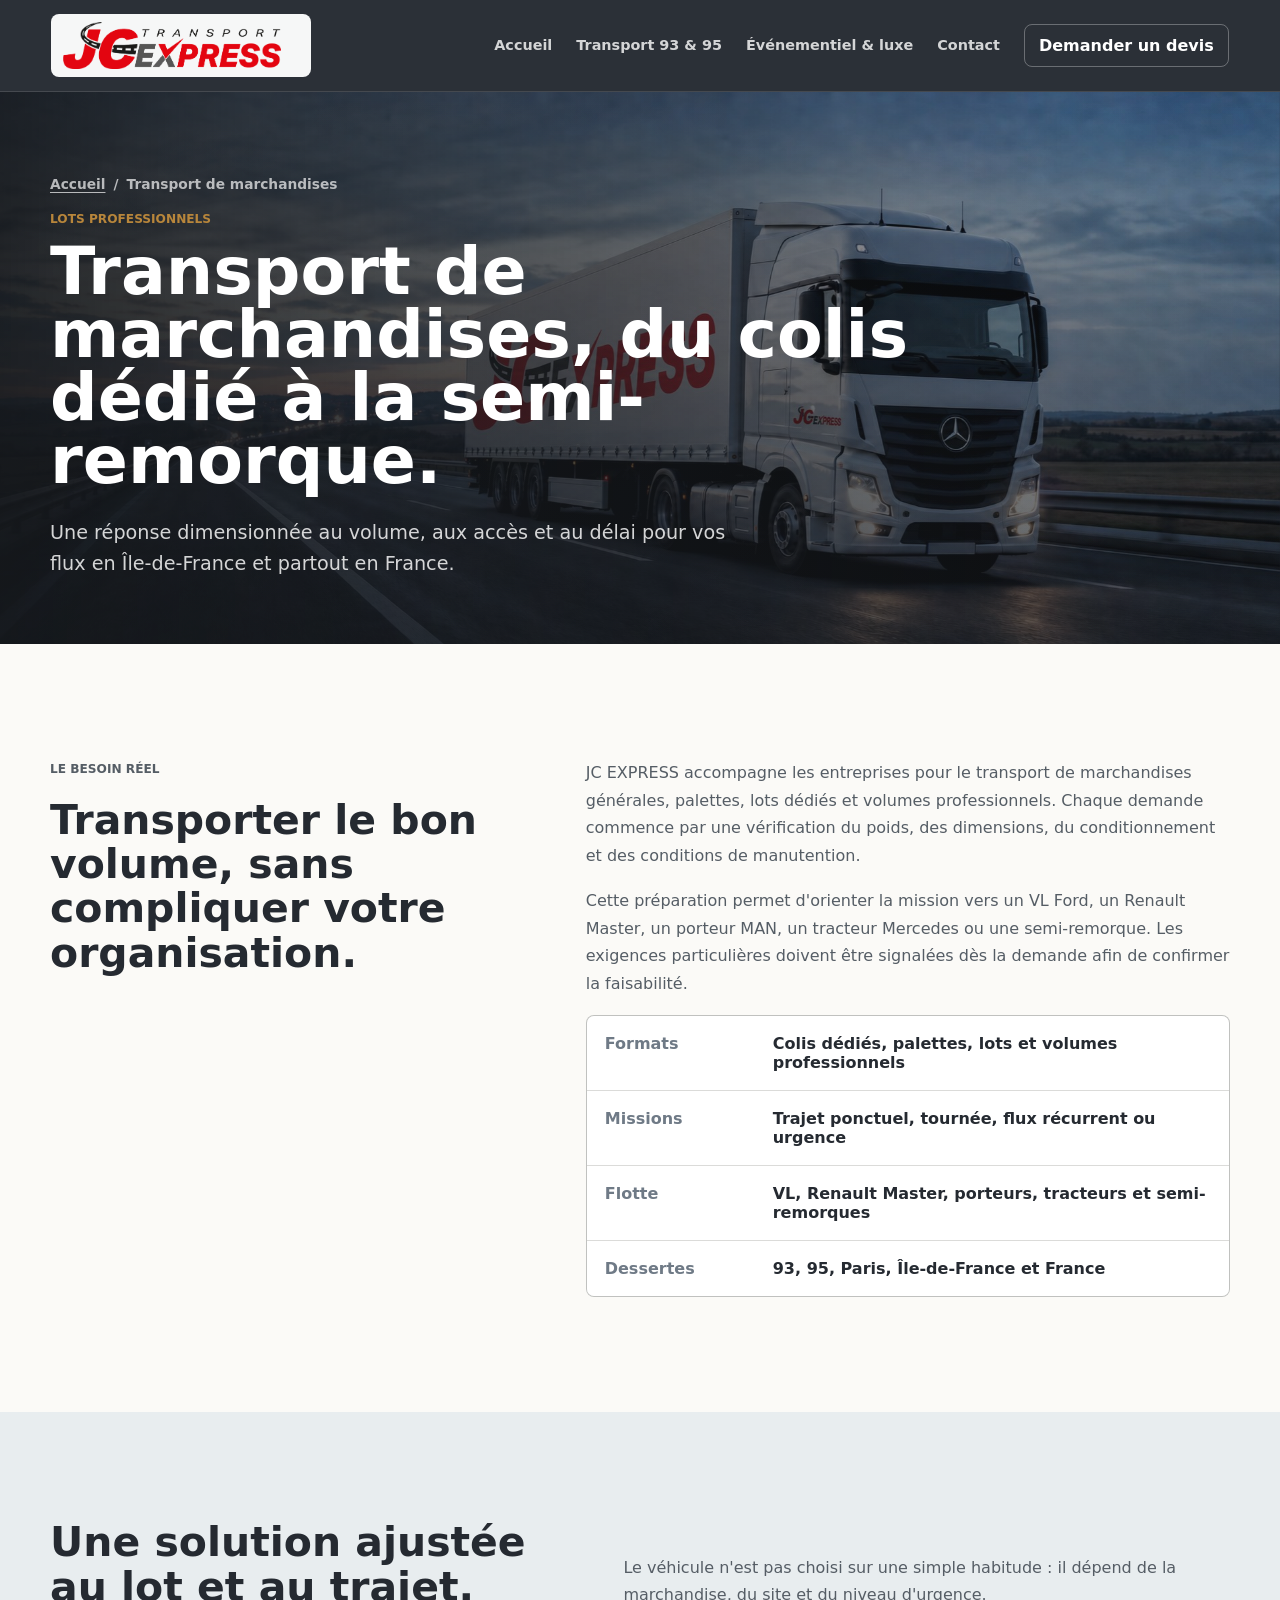
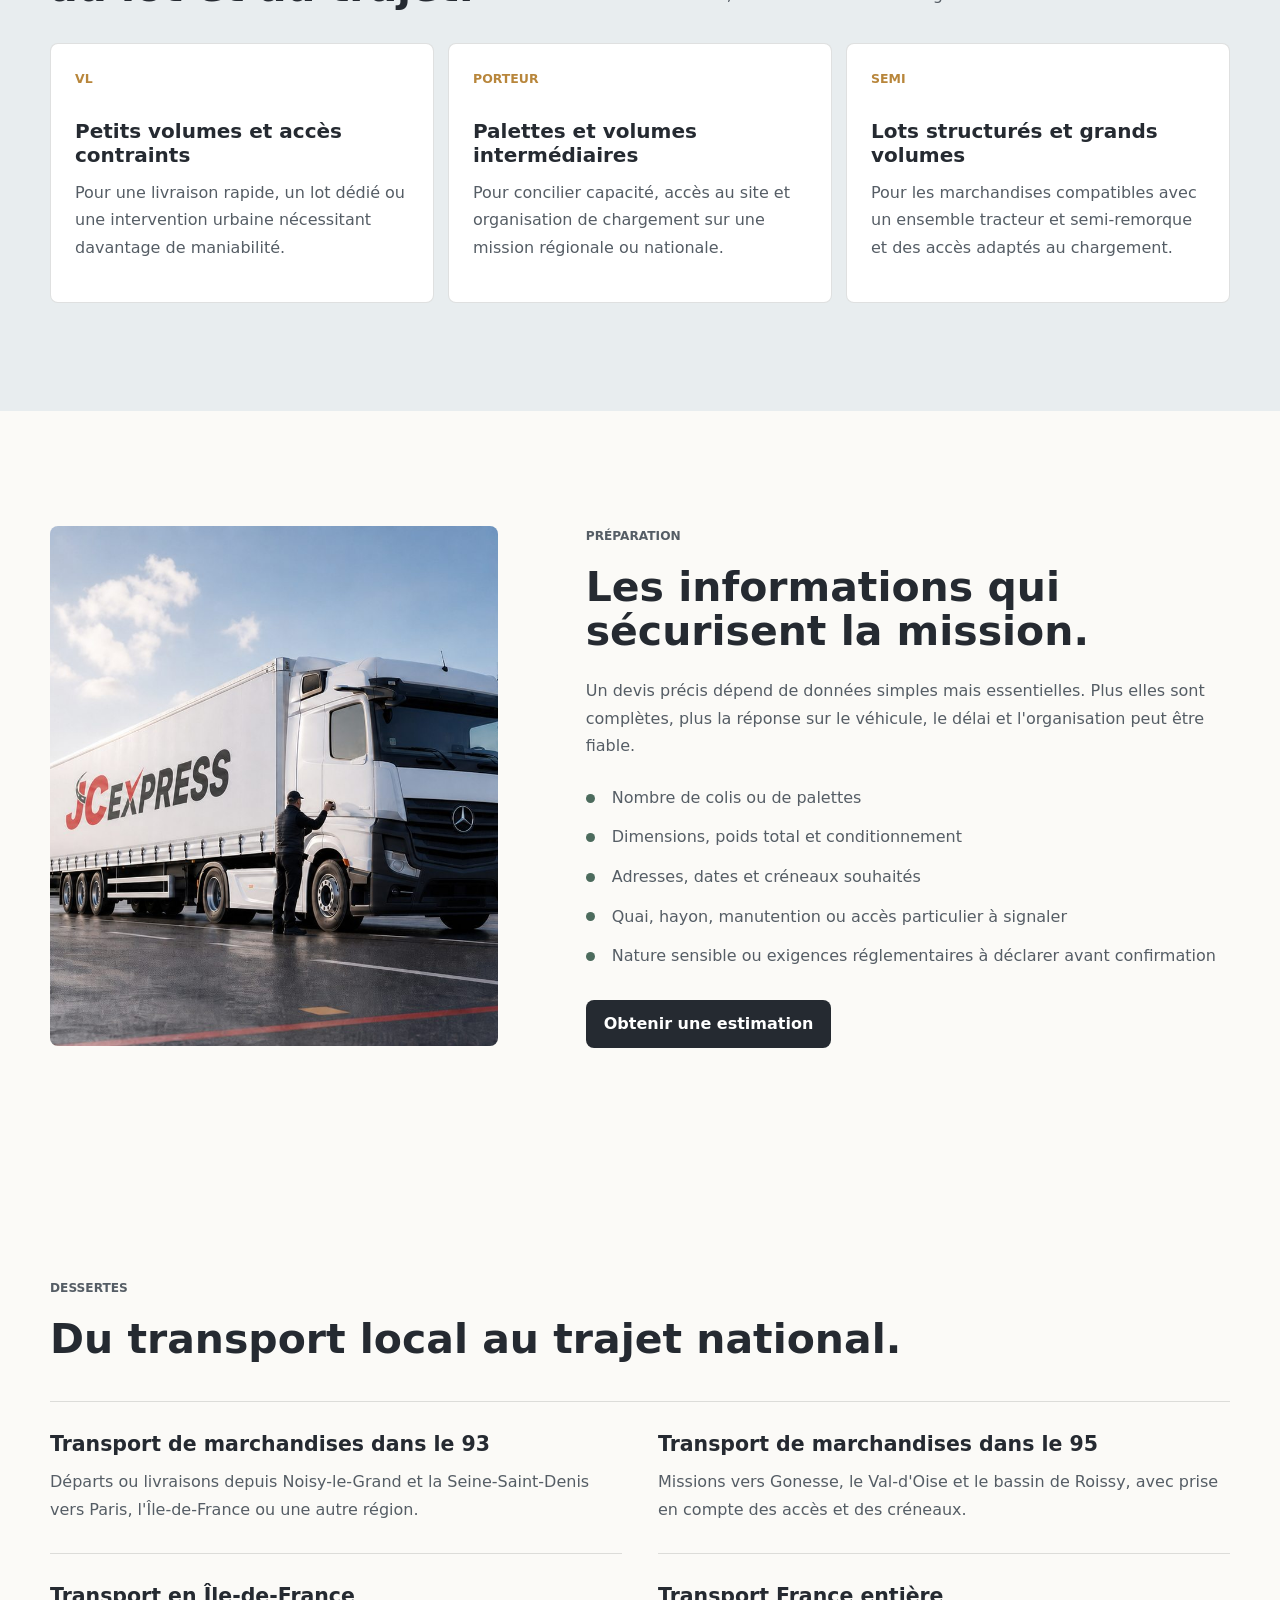
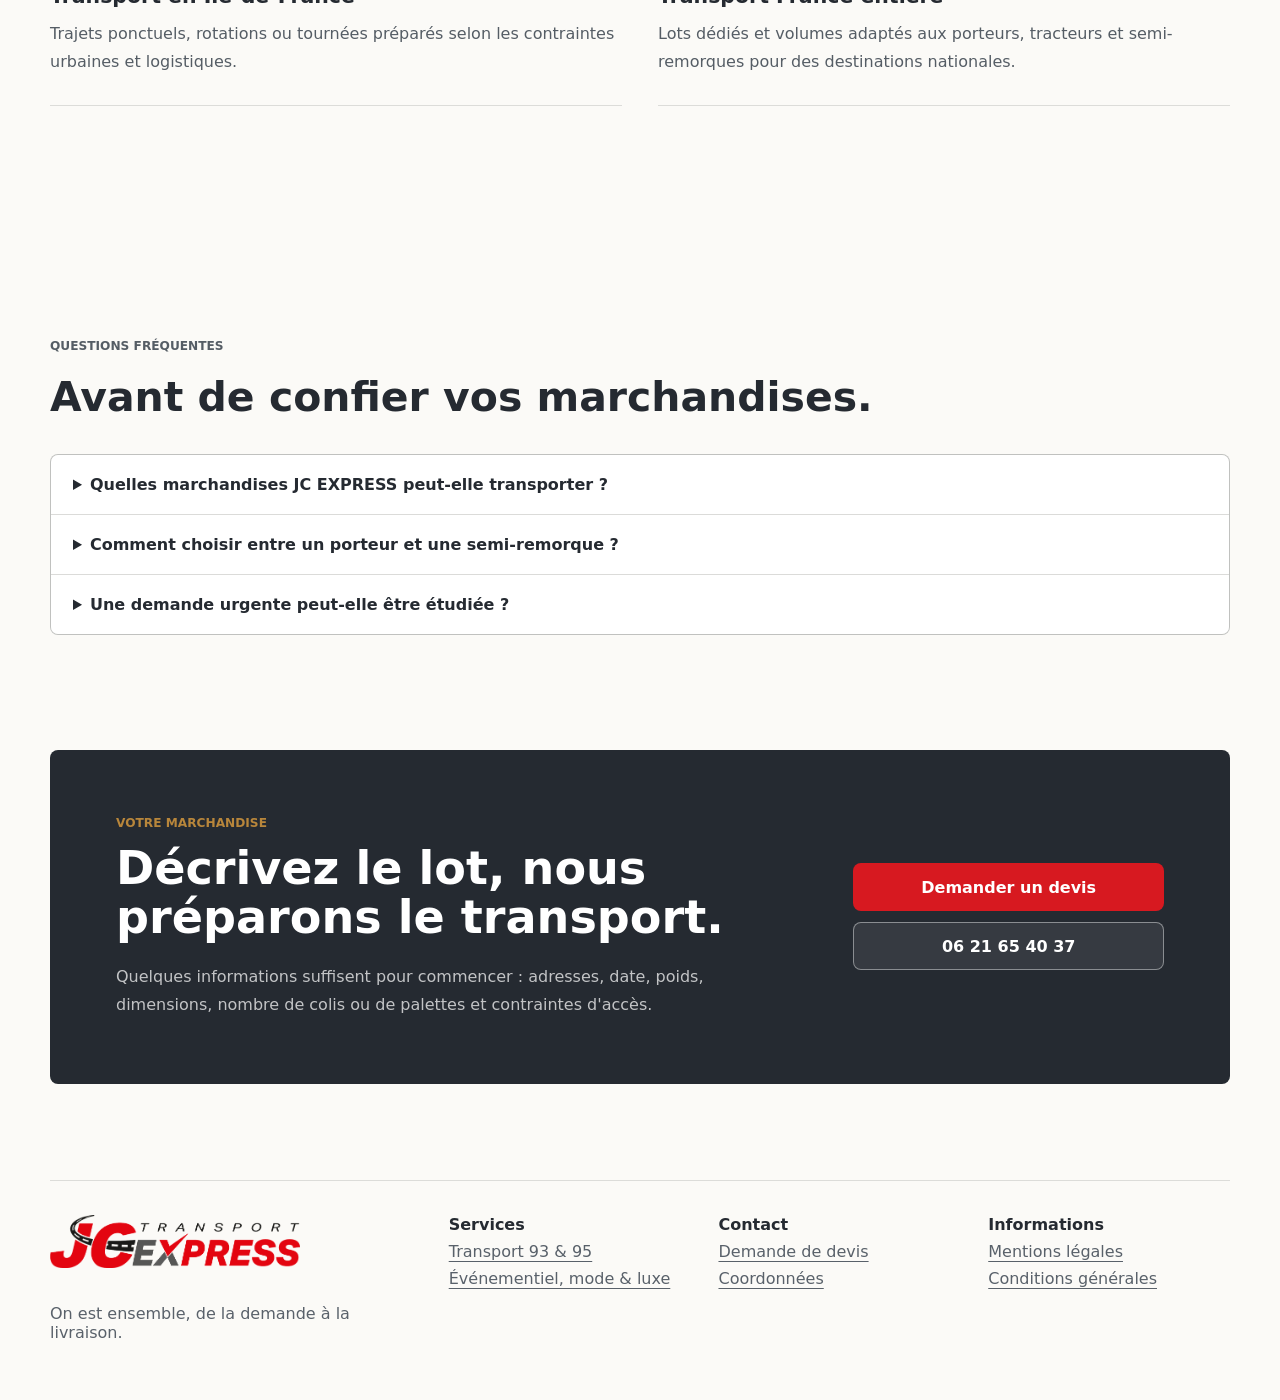
<file: transport-marchandises.html>
<!doctype html>
<html lang="fr">
  <head>
    <meta charset="utf-8" />
    <meta name="viewport" content="width=device-width, initial-scale=1" />
    <title>Transport de marchandises en Île-de-France | JC EXPRESS</title>
    <link rel="canonical" href="https://www.jcexpresstransport.fr/transport-marchandises" />
    <meta name="description" content="Transport de marchandises avec JC EXPRESS : palettes, lots dédiés, volumes professionnels et livraisons planifiées du 93 et du 95 vers toute la France." />
    <meta name="robots" content="index,follow,max-image-preview:large" />
    <meta name="theme-color" content="#252a31" />
    <meta property="og:title" content="Transport de marchandises | JC EXPRESS" />
    <meta property="og:description" content="Du VL à la semi-remorque, une organisation claire pour vos palettes, lots dédiés et marchandises professionnelles." />
    <meta property="og:type" content="website" />
    <meta property="og:url" content="https://www.jcexpresstransport.fr/transport-marchandises" />
    <meta property="og:image" content="https://www.jcexpresstransport.fr/assets/route-semi-jc-express-badges.jpg" />
    <link rel="icon" type="image/png" sizes="48x48" href="assets/favicon-48.png" />
    <link rel="icon" type="image/png" sizes="32x32" href="assets/favicon-32.png" />
    <link rel="apple-touch-icon" sizes="180x180" href="assets/apple-touch-icon.png" />
    <link rel="manifest" href="site.webmanifest" />
    <link rel="preload" as="image" href="assets/route-semi-jc-express-badges.jpg" fetchpriority="high" />
    <link rel="stylesheet" href="styles.css" />
    <script type="application/ld+json">
      {
        "@context": "https://schema.org",
        "@graph": [
          {
            "@type": "Service",
            "name": "Transport de marchandises",
            "serviceType": "Transport routier de marchandises",
            "description": "Transport de palettes, lots dédiés et marchandises professionnelles en Île-de-France et en France.",
            "areaServed": ["Seine-Saint-Denis", "Val-d'Oise", "Paris", "Île-de-France", "France"],
            "provider": {
              "@type": "LocalBusiness",
              "name": "JC EXPRESS",
              "telephone": "+33953778694",
              "address": { "@type": "PostalAddress", "streetAddress": "7 Mail Victor Jarra", "postalCode": "93160", "addressLocality": "Noisy-le-Grand", "addressCountry": "FR" }
            }
          },
          {
            "@type": "BreadcrumbList",
            "itemListElement": [
              { "@type": "ListItem", "position": 1, "name": "Accueil", "item": "https://www.jcexpresstransport.fr/" },
              { "@type": "ListItem", "position": 2, "name": "Transport de marchandises" }
            ]
          }
        ]
      }
    </script>
  </head>
  <body class="subpage-body">
    <a class="skip-link" href="#contenu">Aller au contenu</a>
    <header class="legal-topbar subpage-topbar">
      <a class="brand" href="/" aria-label="JC EXPRESS - Retour à l'accueil" data-brand><img src="assets/logo-jc-express.png" alt="Transport JC EXPRESS" /></a>
      <nav class="subpage-nav" aria-label="Navigation secondaire"><a href="/">Accueil</a><a href="/transport-ile-de-france">Transport 93 &amp; 95</a><a href="/transport-evenementiel-mode-luxe">Événementiel &amp; luxe</a><a href="/contact">Contact</a></nav>
      <a class="legal-back" href="/devis">Demander un devis</a>
    </header>

    <main id="contenu">
      <section class="subpage-hero service-page-hero" aria-labelledby="goods-title">
        <div class="subpage-hero-media" aria-hidden="true"><img src="assets/route-semi-jc-express-badges.jpg" alt="" width="1919" height="820" decoding="async" /></div>
        <div class="subpage-hero-scrim" aria-hidden="true"></div>
        <div class="subpage-hero-inner">
          <nav class="breadcrumb" aria-label="Fil d'Ariane"><a href="/">Accueil</a><span>/</span><span>Transport de marchandises</span></nav>
          <p class="section-label">Lots professionnels</p>
          <h1 id="goods-title">Transport de marchandises, du colis dédié à la semi-remorque.</h1>
          <p>Une réponse dimensionnée au volume, aux accès et au délai pour vos flux en Île-de-France et partout en France.</p>
        </div>
      </section>

      <section class="service-page-section service-page-intro" aria-labelledby="goods-intro-title">
        <div><p class="section-label">Le besoin réel</p><h2 id="goods-intro-title">Transporter le bon volume, sans compliquer votre organisation.</h2></div>
        <div>
          <p>JC EXPRESS accompagne les entreprises pour le transport de marchandises générales, palettes, lots dédiés et volumes professionnels. Chaque demande commence par une vérification du poids, des dimensions, du conditionnement et des conditions de manutention.</p>
          <p>Cette préparation permet d'orienter la mission vers un VL Ford, un Renault Master, un porteur MAN, un tracteur Mercedes ou une semi-remorque. Les exigences particulières doivent être signalées dès la demande afin de confirmer la faisabilité.</p>
          <dl class="service-proof-list">
            <div><dt>Formats</dt><dd>Colis dédiés, palettes, lots et volumes professionnels</dd></div>
            <div><dt>Missions</dt><dd>Trajet ponctuel, tournée, flux récurrent ou urgence</dd></div>
            <div><dt>Flotte</dt><dd>VL, Renault Master, porteurs, tracteurs et semi-remorques</dd></div>
            <div><dt>Dessertes</dt><dd>93, 95, Paris, Île-de-France et France</dd></div>
          </dl>
        </div>
      </section>

      <section class="service-band" aria-labelledby="goods-solutions-title">
        <div class="service-band-inner">
          <div class="service-band-heading"><h2 id="goods-solutions-title">Une solution ajustée au lot et au trajet.</h2><p>Le véhicule n'est pas choisi sur une simple habitude : il dépend de la marchandise, du site et du niveau d'urgence.</p></div>
          <div class="service-feature-grid">
            <article class="service-feature"><span>VL</span><h3>Petits volumes et accès contraints</h3><p>Pour une livraison rapide, un lot dédié ou une intervention urbaine nécessitant davantage de maniabilité.</p></article>
            <article class="service-feature"><span>PORTEUR</span><h3>Palettes et volumes intermédiaires</h3><p>Pour concilier capacité, accès au site et organisation de chargement sur une mission régionale ou nationale.</p></article>
            <article class="service-feature"><span>SEMI</span><h3>Lots structurés et grands volumes</h3><p>Pour les marchandises compatibles avec un ensemble tracteur et semi-remorque et des accès adaptés au chargement.</p></article>
          </div>
        </div>
      </section>

      <section class="service-page-section service-split" aria-labelledby="goods-method-title">
        <div class="service-media"><img src="assets/fleet-semi-jc-express-badges.jpg" alt="Tracteurs Mercedes et semi-remorques JC EXPRESS pour le transport de marchandises" width="1774" height="887" loading="lazy" decoding="async" /></div>
        <div class="service-copy">
          <p class="section-label">Préparation</p><h2 id="goods-method-title">Les informations qui sécurisent la mission.</h2>
          <p>Un devis précis dépend de données simples mais essentielles. Plus elles sont complètes, plus la réponse sur le véhicule, le délai et l'organisation peut être fiable.</p>
          <ul class="service-checklist"><li>Nombre de colis ou de palettes</li><li>Dimensions, poids total et conditionnement</li><li>Adresses, dates et créneaux souhaités</li><li>Quai, hayon, manutention ou accès particulier à signaler</li><li>Nature sensible ou exigences réglementaires à déclarer avant confirmation</li></ul>
          <a class="button button-dark" href="/devis">Obtenir une estimation</a>
        </div>
      </section>

      <section class="service-page-section" aria-labelledby="goods-routes-title">
        <p class="section-label">Dessertes</p><h2 id="goods-routes-title">Du transport local au trajet national.</h2>
        <div class="local-route-grid">
          <article class="local-route"><h3>Transport de marchandises dans le 93</h3><p>Départs ou livraisons depuis Noisy-le-Grand et la Seine-Saint-Denis vers Paris, l'Île-de-France ou une autre région.</p></article>
          <article class="local-route"><h3>Transport de marchandises dans le 95</h3><p>Missions vers Gonesse, le Val-d'Oise et le bassin de Roissy, avec prise en compte des accès et des créneaux.</p></article>
          <article class="local-route"><h3>Transport en Île-de-France</h3><p>Trajets ponctuels, rotations ou tournées préparés selon les contraintes urbaines et logistiques.</p></article>
          <article class="local-route"><h3>Transport France entière</h3><p>Lots dédiés et volumes adaptés aux porteurs, tracteurs et semi-remorques pour des destinations nationales.</p></article>
        </div>
      </section>

      <section class="service-page-section" aria-labelledby="goods-faq-title">
        <p class="section-label">Questions fréquentes</p><h2 id="goods-faq-title">Avant de confier vos marchandises.</h2>
        <div class="service-faq">
          <details><summary>Quelles marchandises JC EXPRESS peut-elle transporter ?</summary><p>L'entreprise étudie les marchandises générales, palettes et lots professionnels. La nature exacte, le conditionnement et toute contrainte particulière doivent être communiqués pour confirmer la compatibilité.</p></details>
          <details><summary>Comment choisir entre un porteur et une semi-remorque ?</summary><p>Le choix dépend du volume, du poids, des accès et du mode de chargement. JC EXPRESS vous oriente après réception des informations de la mission.</p></details>
          <details><summary>Une demande urgente peut-elle être étudiée ?</summary><p>Oui, sous réserve de disponibilité. Appelez directement l'équipe en précisant le lieu de départ, la destination, le volume et l'heure souhaitée.</p></details>
        </div>
      </section>

      <section class="contact-cta-band" aria-labelledby="goods-cta-title"><div><p class="section-label">Votre marchandise</p><h2 id="goods-cta-title">Décrivez le lot, nous préparons le transport.</h2><p>Quelques informations suffisent pour commencer : adresses, date, poids, dimensions, nombre de colis ou de palettes et contraintes d'accès.</p></div><div class="contact-cta-actions"><a class="button button-primary" href="/devis">Demander un devis</a><a class="button button-secondary" href="tel:+33621654037">06 21 65 40 37</a></div></section>
    </main>

    <footer class="site-footer">
      <div><img src="assets/logo-jc-express.png" alt="Transport JC EXPRESS" /><p>On est ensemble, de la demande à la livraison.</p></div>
      <div><strong>Services</strong><a href="/transport-ile-de-france">Transport 93 &amp; 95</a><a href="/transport-evenementiel-mode-luxe">Événementiel, mode &amp; luxe</a></div>
      <div><strong>Contact</strong><a href="/devis">Demande de devis</a><a href="/contact">Coordonnées</a></div>
      <div><strong>Informations</strong><a href="/mentions-legales">Mentions légales</a><a href="/conditions-generales">Conditions générales</a></div>
    </footer>
    <script src="script.js"></script>
  </body>
</html>
</file>
<file: styles.css>
:root {
  --red: #d71920;
  --red-dark: #a90f15;
  --ink: #1f2328;
  --charcoal: #252a31;
  --graphite: #3a414a;
  --steel: #6f7a86;
  --mist: #eef1f3;
  --soft: #f7f5f1;
  --cream: #fbfaf7;
  --white: #ffffff;
  --line: rgba(31, 35, 40, 0.14);
  --green: #4c6b5d;
  --amber: #b8863b;
  --focus: #f6c344;
  --max: 1180px;
  --header-height: 82px;
  font-family:
    Inter, ui-sans-serif, system-ui, -apple-system, BlinkMacSystemFont, "Segoe UI", Arial, sans-serif;
  color: var(--ink);
  background: var(--cream);
}

* {
  box-sizing: border-box;
}

html {
  scroll-behavior: smooth;
}

body {
  margin: 0;
  min-width: 0;
  overflow-x: clip;
  color: var(--ink);
  background: var(--cream);
}

main,
.site-header,
.legal-topbar,
.site-footer {
  min-width: 0;
}

body.menu-open {
  overflow: hidden;
}

img {
  display: block;
  max-width: 100%;
}

a {
  color: inherit;
  text-decoration: none;
}

button,
input,
select,
textarea {
  font: inherit;
}

:focus-visible {
  outline: 3px solid var(--focus);
  outline-offset: 3px;
}

.skip-link {
  position: fixed;
  left: 16px;
  top: 12px;
  z-index: 100;
  transform: translateY(-160%);
  border-radius: 8px;
  background: var(--white);
  color: var(--ink);
  padding: 10px 14px;
  font-weight: 800;
}

.skip-link:focus {
  transform: translateY(0);
}

.sr-only {
  position: absolute;
  width: 1px;
  height: 1px;
  overflow: hidden;
  clip: rect(0, 0, 0, 0);
  white-space: nowrap;
}

.site-header {
  position: fixed;
  top: 0;
  left: 0;
  right: 0;
  z-index: 50;
  height: var(--header-height);
  display: grid;
  grid-template-columns: minmax(190px, 260px) 1fr auto;
  align-items: center;
  gap: 24px;
  padding: 14px clamp(18px, 4vw, 54px);
  color: var(--white);
  transition:
    background 180ms ease,
    box-shadow 180ms ease;
}

.site-header.is-scrolled,
.site-header.is-open {
  background: rgba(37, 42, 49, 0.96);
  box-shadow: 0 18px 44px rgba(0, 0, 0, 0.18);
}

.brand {
  position: relative;
  display: grid;
  align-items: center;
  min-height: 50px;
  overflow: hidden;
  border-radius: 8px;
  background: rgba(255, 255, 255, 0.96);
  padding: 8px 12px;
  transform: perspective(500px) rotateX(var(--brand-rx, 0deg)) rotateY(var(--brand-ry, 0deg));
  transform-style: preserve-3d;
  transition:
    transform 220ms ease,
    box-shadow 220ms ease;
}

.brand img {
  position: relative;
  z-index: 1;
  width: min(218px, 46vw);
  transition: transform 240ms ease;
}

.brand::after {
  position: absolute;
  inset: -70% -35%;
  z-index: 2;
  content: "";
  pointer-events: none;
  background: linear-gradient(105deg, transparent 36%, rgba(255, 255, 255, 0.9) 49%, transparent 62%);
  transform: translateX(-75%) rotate(8deg);
  transition: transform 620ms ease;
}

.brand:hover,
.brand:focus-visible {
  box-shadow: 0 13px 32px rgba(0, 0, 0, 0.2);
}

.brand:hover::after,
.brand:focus-visible::after {
  transform: translateX(72%) rotate(8deg);
}

.brand:hover img {
  transform: scale(1.025);
}

.site-nav {
  justify-self: end;
  display: flex;
  align-items: center;
  gap: clamp(12px, 2vw, 26px);
  color: rgba(255, 255, 255, 0.86);
  font-size: 0.91rem;
  font-weight: 800;
}

.site-nav a {
  position: relative;
  padding: 10px 0;
}

.site-nav a::after {
  position: absolute;
  left: 0;
  bottom: 4px;
  width: 100%;
  height: 2px;
  content: "";
  background: var(--amber);
  transform: scaleX(0);
  transform-origin: right;
  transition: transform 180ms ease;
}

.site-nav a:hover::after,
.site-nav a:focus-visible::after {
  transform: scaleX(1);
  transform-origin: left;
}

.header-phone {
  border: 1px solid rgba(255, 255, 255, 0.38);
  border-radius: 8px;
  padding: 12px 15px;
  font-weight: 900;
  white-space: nowrap;
  background: rgba(255, 255, 255, 0.08);
  transition:
    background 180ms ease,
    border-color 180ms ease;
}

.header-phone:hover {
  border-color: var(--white);
  background: rgba(255, 255, 255, 0.18);
}

.route-progress {
  position: absolute;
  left: 0;
  right: 0;
  bottom: -1px;
  height: 3px;
  overflow: visible;
  background: rgba(255, 255, 255, 0.1);
}

.route-progress span {
  display: block;
  width: var(--route-progress, 0%);
  height: 100%;
  background: linear-gradient(90deg, var(--amber), #d8b36b, var(--green));
  transition: width 80ms linear;
}

.route-progress i {
  position: absolute;
  left: clamp(0px, calc(var(--route-progress, 0%) - 14px), calc(100% - 28px));
  bottom: 3px;
  width: 28px;
  height: 10px;
  border-radius: 2px 4px 2px 2px;
  background: var(--white);
  box-shadow: 0 2px 8px rgba(0, 0, 0, 0.3);
  transition: left 80ms linear;
}

.route-progress i::before,
.route-progress i::after {
  position: absolute;
  bottom: -3px;
  width: 6px;
  height: 6px;
  border-radius: 50%;
  content: "";
  background: var(--charcoal);
}

.route-progress i::before {
  left: 4px;
}

.route-progress i::after {
  right: 4px;
}

.menu-toggle {
  display: none;
  justify-self: end;
  width: 44px;
  height: 44px;
  border: 1px solid rgba(255, 255, 255, 0.34);
  border-radius: 8px;
  background: rgba(0, 0, 0, 0.24);
  color: var(--white);
  padding: 10px;
  cursor: pointer;
}

.menu-toggle span:not(.sr-only) {
  display: block;
  width: 100%;
  height: 2px;
  margin: 5px 0;
  background: currentColor;
  transition:
    transform 180ms ease,
    opacity 180ms ease;
}

.menu-toggle[aria-expanded="true"] span:nth-child(1) {
  transform: translateY(7px) rotate(45deg);
}

.menu-toggle[aria-expanded="true"] span:nth-child(2) {
  opacity: 0;
}

.menu-toggle[aria-expanded="true"] span:nth-child(3) {
  transform: translateY(-7px) rotate(-45deg);
}

.hero {
  position: relative;
  min-height: 100svh;
  display: grid;
  overflow: hidden;
  color: var(--white);
  background: var(--charcoal);
}

.hero-stage,
.hero-slide,
.hero-scrim {
  position: absolute;
  inset: 0;
}

.hero-slide {
  background: var(--bg) center / cover no-repeat;
  opacity: 0;
  transform: scale(1.05);
  transition:
    opacity 900ms ease,
    transform 7000ms linear;
}

.hero-slide.is-active {
  opacity: 1;
  transform: scale(1);
}

.hero-scrim {
  background:
    linear-gradient(90deg, rgba(23, 26, 31, 0.88) 0%, rgba(23, 26, 31, 0.68) 35%, rgba(23, 26, 31, 0.2) 70%),
    linear-gradient(180deg, rgba(23, 26, 31, 0.15), rgba(23, 26, 31, 0.48));
}

.hero-inner {
  position: relative;
  z-index: 1;
  display: grid;
  grid-template-columns: minmax(0, 0.98fr) minmax(260px, 360px);
  align-items: end;
  gap: clamp(28px, 7vw, 92px);
  width: min(var(--max), calc(100% - 40px));
  margin: 0 auto;
  padding: calc(var(--header-height) + 76px) 0 44px;
}

.hero-copy {
  align-self: center;
  max-width: 720px;
}

.eyebrow,
.section-label,
.card-kicker,
.panel-label {
  margin: 0 0 14px;
  color: var(--amber);
  font-size: 0.76rem;
  font-weight: 900;
  letter-spacing: 0;
  text-transform: uppercase;
}

.hero h1 {
  max-width: 780px;
  margin: 0;
  font-size: clamp(2.3rem, 5.4vw, 5rem);
  line-height: 1;
  letter-spacing: 0;
}

.hero-lead {
  width: min(680px, 100%);
  margin: 24px 0 0;
  color: rgba(255, 255, 255, 0.88);
  font-size: clamp(1.02rem, 1.5vw, 1.28rem);
  line-height: 1.65;
}

.hero-slogan {
  display: inline-flex;
  margin: 22px 0 0;
  border-left: 4px solid var(--amber);
  padding: 8px 0 8px 16px;
  color: var(--white);
  font-size: clamp(1rem, 1.4vw, 1.16rem);
  font-weight: 900;
}

.hero-actions {
  display: flex;
  flex-wrap: wrap;
  gap: 12px;
  margin-top: 30px;
}

.button {
  display: inline-flex;
  min-height: 48px;
  align-items: center;
  justify-content: center;
  border: 0;
  border-radius: 8px;
  padding: 13px 18px;
  font-weight: 900;
  cursor: pointer;
  transition:
    transform 180ms ease,
    background 180ms ease,
    border-color 180ms ease,
    color 180ms ease;
}

.button:hover {
  transform: translateY(-2px);
}

.button-primary {
  background: var(--red);
  color: var(--white);
}

.button-primary:hover {
  background: var(--red-dark);
}

.button-secondary {
  border: 1px solid rgba(255, 255, 255, 0.42);
  color: var(--white);
  background: rgba(255, 255, 255, 0.08);
}

.button-secondary:hover {
  border-color: var(--white);
  background: rgba(255, 255, 255, 0.18);
}

.button-dark {
  background: var(--charcoal);
  color: var(--white);
}

.button-dark:hover {
  background: var(--green);
}

.hero-control-panel {
  display: grid;
  gap: 18px;
  align-self: end;
  border: 1px solid rgba(255, 255, 255, 0.22);
  border-radius: 8px;
  padding: 20px;
  background: rgba(37, 42, 49, 0.72);
  backdrop-filter: blur(14px);
  box-shadow: 0 24px 55px rgba(0, 0, 0, 0.2);
}

.hero-control-panel strong,
.hero-control-panel p {
  display: block;
  margin: 0;
}

.hero-control-panel strong {
  font-size: 1.15rem;
}

.hero-control-panel p {
  margin-top: 8px;
  color: rgba(255, 255, 255, 0.72);
  line-height: 1.5;
}

.hero-dots {
  display: flex;
  gap: 8px;
}

.hero-dots button {
  width: 42px;
  height: 7px;
  border: 0;
  border-radius: 999px;
  background: rgba(255, 255, 255, 0.28);
  cursor: pointer;
}

.hero-dots button.is-active {
  background: var(--amber);
}

.pause-button {
  width: fit-content;
  border: 1px solid rgba(255, 255, 255, 0.24);
  border-radius: 8px;
  background: rgba(255, 255, 255, 0.08);
  color: var(--white);
  padding: 9px 12px;
  font-weight: 800;
  cursor: pointer;
}

.trust-strip {
  display: grid;
  grid-template-columns: repeat(4, minmax(0, 1fr));
  width: min(var(--max), calc(100% - 40px));
  margin: -34px auto 0;
  position: relative;
  z-index: 4;
  border-radius: 8px;
  overflow: hidden;
  background: var(--white);
  box-shadow: 0 20px 58px rgba(37, 42, 49, 0.13);
}

.trust-strip div {
  padding: 22px;
  border-right: 1px solid var(--line);
}

.trust-strip div:last-child {
  border-right: 0;
}

.trust-strip strong,
.trust-strip span {
  display: block;
}

.trust-strip strong {
  color: var(--charcoal);
  font-size: 1.25rem;
}

.trust-strip span {
  margin-top: 6px;
  color: var(--steel);
}

.section,
.fleet-section,
.method,
.slogan-band,
.coverage {
  width: min(var(--max), calc(100% - 40px));
  margin: 0 auto;
}

.section {
  padding: clamp(72px, 9vw, 118px) 0;
}

.intro-grid,
.section-heading,
.founder,
.method,
.slogan-band,
.coverage,
.contact {
  display: grid;
  grid-template-columns: minmax(0, 0.92fr) minmax(0, 1.08fr);
  gap: clamp(30px, 6vw, 76px);
  align-items: start;
}

.intro h2,
.section-heading h2,
.method h2,
.slogan-band h2,
.founder h2,
.coverage h2,
.contact h2 {
  margin: 0;
  color: var(--charcoal);
  font-size: clamp(1.9rem, 3.2vw, 3.35rem);
  line-height: 1.08;
  letter-spacing: 0;
}

.rich-copy p,
.section-heading p,
.method-copy p,
.founder-copy p,
.slogan-band p,
.contact-info p {
  margin: 0;
  color: #555d65;
  font-size: 1.04rem;
  line-height: 1.74;
}

.rich-copy p + p,
.founder-copy p + p {
  margin-top: 20px;
}

.road-story {
  position: relative;
  min-height: min(760px, 86svh);
  display: grid;
  align-items: center;
  overflow: hidden;
  color: var(--white);
  background: var(--charcoal);
}

.road-story-media,
.road-story-media img,
.road-story-scrim {
  position: absolute;
  inset: 0;
  width: 100%;
  height: 100%;
}

.road-story-media img {
  object-fit: cover;
  object-position: center;
  transform: scale(1.06);
  transition: transform 1400ms cubic-bezier(0.2, 0.7, 0.2, 1);
}

.road-story.is-revealed .road-story-media img {
  transform: scale(1);
}

.road-story-scrim {
  background: linear-gradient(90deg, rgba(24, 28, 33, 0.94) 0%, rgba(24, 28, 33, 0.78) 42%, rgba(24, 28, 33, 0.12) 76%);
}

.road-story-inner {
  position: relative;
  z-index: 1;
  width: min(var(--max), calc(100% - 40px));
  margin: 0 auto;
}

.road-story-inner > * {
  max-width: 640px;
}

.road-story h2 {
  margin: 0;
  font-size: clamp(2rem, 4.3vw, 4.3rem);
  line-height: 1.04;
  letter-spacing: 0;
}

.road-story p:not(.section-label) {
  margin: 24px 0 0;
  color: rgba(255, 255, 255, 0.78);
  font-size: 1.04rem;
  line-height: 1.72;
}

.road-story-points {
  display: grid;
  gap: 10px;
  margin-top: 28px;
}

.road-story-points span {
  display: flex;
  gap: 14px;
  align-items: center;
  border-bottom: 1px solid rgba(255, 255, 255, 0.16);
  padding: 0 0 10px;
  color: rgba(255, 255, 255, 0.9);
  font-weight: 800;
}

.road-story-points b {
  color: var(--amber);
  font-size: 0.78rem;
}

.text-link {
  display: inline-flex;
  gap: 12px;
  align-items: center;
  margin-top: 30px;
  color: var(--white);
  font-weight: 900;
}

.text-link span {
  transition: transform 180ms ease;
}

.text-link:hover span {
  transform: translateX(5px);
}

.fleet-section {
  padding: 28px 0 clamp(72px, 9vw, 118px);
}

.section-heading {
  align-items: end;
  margin-bottom: 28px;
}

.fleet-tabs {
  display: flex;
  flex-wrap: wrap;
  gap: 10px;
  margin-bottom: 22px;
}

.fleet-tabs button {
  border: 1px solid var(--line);
  border-radius: 8px;
  background: var(--white);
  color: var(--graphite);
  padding: 11px 14px;
  font-weight: 900;
  cursor: pointer;
  transition:
    background 180ms ease,
    border-color 180ms ease,
    color 180ms ease,
    transform 180ms ease;
}

.fleet-tabs button:hover {
  transform: translateY(-2px);
}

.fleet-tabs button.is-active {
  border-color: var(--green);
  background: var(--green);
  color: var(--white);
}

.fleet-display {
  display: grid;
  grid-template-columns: minmax(0, 1.35fr) minmax(300px, 0.65fr);
  gap: 18px;
  align-items: stretch;
}

.fleet-display img {
  width: 100%;
  height: 100%;
  min-height: 440px;
  border-radius: 8px;
  object-fit: cover;
  box-shadow: 0 24px 58px rgba(37, 42, 49, 0.13);
}

.fleet-card,
.service-card,
.identity-panel {
  border-radius: 8px;
}

.fleet-card {
  display: grid;
  align-content: center;
  padding: clamp(24px, 4vw, 40px);
  background: var(--white);
  box-shadow: 0 24px 58px rgba(37, 42, 49, 0.1);
}

.fleet-card h3 {
  margin: 0 0 18px;
  color: var(--charcoal);
  font-size: clamp(1.55rem, 2.4vw, 2.25rem);
  line-height: 1.12;
}

.fleet-card p,
.fleet-card li {
  color: #56606a;
  line-height: 1.66;
}

.fleet-card p {
  margin: 0;
}

.fleet-card ul {
  display: grid;
  gap: 8px;
  margin: 22px 0 0;
  padding-left: 20px;
}

.service-grid {
  display: grid;
  grid-template-columns: repeat(4, minmax(0, 1fr));
  gap: 14px;
}

.service-card {
  display: flex;
  flex-direction: column;
  min-height: 330px;
  border: 1px solid var(--line);
  padding: 24px;
  background: var(--white);
  transition:
    transform 180ms ease,
    box-shadow 180ms ease;
}

.service-card:hover {
  transform: translateY(-5px);
  box-shadow: 0 22px 44px rgba(37, 42, 49, 0.11);
}

.service-card span {
  color: var(--amber);
  font-size: 0.82rem;
  font-weight: 900;
}

.service-card h3 {
  margin: 46px 0 16px;
  color: var(--charcoal);
  font-size: 1.38rem;
  line-height: 1.16;
}

.service-card p {
  flex: 1;
  margin: 0;
  color: #59616a;
  line-height: 1.65;
}

.service-link {
  margin-top: 22px;
  color: var(--green);
  font-size: 0.9rem;
  font-weight: 900;
  text-decoration: underline;
  text-decoration-color: rgba(76, 107, 93, 0.35);
  text-underline-offset: 4px;
}

.mission-lab {
  display: grid;
  grid-template-columns: minmax(0, 0.9fr) minmax(340px, 0.72fr);
  gap: clamp(28px, 7vw, 92px);
  width: min(var(--max), calc(100% - 40px));
  margin: 0 auto clamp(72px, 9vw, 118px);
  padding: clamp(30px, 5vw, 58px);
  border-radius: 8px;
  background: #e8edef;
}

.mission-intro h2 {
  margin: 0;
  color: var(--charcoal);
  font-size: clamp(1.9rem, 3.2vw, 3.35rem);
  line-height: 1.08;
  letter-spacing: 0;
}

.mission-intro > p:not(.section-label) {
  margin: 20px 0 0;
  color: #555d65;
  line-height: 1.7;
}

.mission-tabs {
  display: grid;
  grid-template-columns: repeat(2, minmax(0, 1fr));
  gap: 9px;
  margin-top: 28px;
}

.mission-tabs button {
  min-height: 48px;
  border: 1px solid rgba(31, 35, 40, 0.15);
  border-radius: 8px;
  background: rgba(255, 255, 255, 0.68);
  color: var(--graphite);
  padding: 11px 14px;
  font-weight: 900;
  cursor: pointer;
  transition:
    transform 180ms ease,
    color 180ms ease,
    background 180ms ease;
}

.mission-tabs button:hover {
  transform: translateY(-2px);
}

.mission-tabs button.is-active {
  border-color: var(--green);
  background: var(--green);
  color: var(--white);
}

.mission-result {
  align-self: stretch;
  border-radius: 8px;
  background: var(--white);
  padding: clamp(26px, 4vw, 42px);
  box-shadow: 0 22px 52px rgba(37, 42, 49, 0.12);
}

.mission-result h3 {
  margin: 0;
  color: var(--charcoal);
  font-size: clamp(1.5rem, 2.4vw, 2.25rem);
  line-height: 1.13;
}

.mission-result > p:not(.card-kicker) {
  margin: 18px 0 0;
  color: #59616a;
  line-height: 1.65;
}

.mission-result dl {
  display: grid;
  gap: 1px;
  margin: 26px 0;
  overflow: hidden;
  border-radius: 8px;
  background: var(--line);
}

.mission-result dl div {
  display: grid;
  gap: 6px;
  padding: 14px;
  background: var(--soft);
}

.mission-result dt,
.mission-result dd {
  margin: 0;
}

.mission-result dt {
  color: var(--steel);
  font-size: 0.78rem;
  font-weight: 900;
  text-transform: uppercase;
}

.mission-result dd {
  color: var(--charcoal);
  font-weight: 850;
}

.road-gallery {
  padding-top: 0;
}

.gallery-grid {
  display: grid;
  grid-template-columns: repeat(2, minmax(0, 1fr));
  grid-auto-rows: 290px;
  gap: 14px;
}

.gallery-item {
  position: relative;
  min-width: 0;
  overflow: hidden;
  border: 0;
  border-radius: 8px;
  padding: 0;
  background: var(--charcoal);
  cursor: zoom-in;
}

.gallery-item-wide {
  grid-column: span 2;
}

.gallery-item img {
  width: 100%;
  height: 100%;
  object-fit: cover;
  transition: transform 600ms cubic-bezier(0.2, 0.7, 0.2, 1);
}

.gallery-item::after {
  position: absolute;
  inset: 0;
  content: "";
  background: linear-gradient(180deg, transparent 42%, rgba(20, 24, 29, 0.82));
  pointer-events: none;
}

.gallery-item:hover img,
.gallery-item:focus-visible img {
  transform: scale(1.045);
}

.gallery-item > span {
  position: absolute;
  left: 22px;
  right: 22px;
  bottom: 20px;
  z-index: 1;
  display: flex;
  justify-content: space-between;
  gap: 14px;
  color: rgba(255, 255, 255, 0.78);
  text-align: left;
}

.gallery-item > span b {
  color: var(--white);
}

.lightbox {
  width: min(1180px, calc(100% - 30px));
  max-width: none;
  max-height: calc(100svh - 30px);
  border: 0;
  border-radius: 8px;
  padding: 0;
  overflow: hidden;
  color: var(--white);
  background: #15181c;
  box-shadow: 0 30px 100px rgba(0, 0, 0, 0.48);
}

.lightbox::backdrop {
  background: rgba(15, 17, 20, 0.82);
  backdrop-filter: blur(8px);
}

.lightbox figure {
  margin: 0;
}

.lightbox figure img {
  width: 100%;
  height: min(76svh, 760px);
  object-fit: contain;
  background: #0e1013;
}

.lightbox figcaption {
  padding: 16px 62px;
  color: rgba(255, 255, 255, 0.76);
  text-align: center;
}

.lightbox-close,
.lightbox-nav {
  position: absolute;
  z-index: 2;
  display: grid;
  place-items: center;
  border: 1px solid rgba(255, 255, 255, 0.28);
  border-radius: 8px;
  background: rgba(21, 24, 28, 0.72);
  color: var(--white);
  cursor: pointer;
}

.lightbox-close {
  top: 14px;
  right: 14px;
  width: 44px;
  height: 44px;
  font-size: 1.8rem;
}

.lightbox-nav {
  top: 50%;
  width: 46px;
  height: 58px;
  font-size: 2rem;
  transform: translateY(-50%);
}

.lightbox-prev {
  left: 14px;
}

.lightbox-next {
  right: 14px;
}

.method {
  padding: clamp(70px, 9vw, 112px) clamp(20px, 4vw, 48px);
  border-radius: 8px;
  background: var(--charcoal);
  color: var(--white);
}

.method h2 {
  color: var(--white);
}

.method-copy p {
  margin-top: 22px;
  color: rgba(255, 255, 255, 0.74);
}

.accordion {
  display: grid;
  gap: 10px;
}

.accordion-item {
  display: grid;
  grid-template-columns: 42px 1fr;
  gap: 12px;
  width: 100%;
  border: 1px solid rgba(255, 255, 255, 0.14);
  border-radius: 8px;
  background: rgba(255, 255, 255, 0.06);
  color: var(--white);
  padding: 18px;
  text-align: left;
  cursor: pointer;
}

.accordion-item span {
  color: var(--amber);
  font-weight: 900;
}

.accordion-item strong {
  display: block;
  font-size: 1.12rem;
}

.accordion-item p {
  grid-column: 2;
  max-height: 0;
  margin: 0;
  overflow: hidden;
  color: rgba(255, 255, 255, 0.74);
  line-height: 1.62;
  transition: max-height 220ms ease;
}

.accordion-item.is-open {
  border-color: rgba(184, 134, 59, 0.62);
  background: rgba(255, 255, 255, 0.1);
}

.accordion-item.is-open p {
  max-height: 140px;
  margin-top: 8px;
}

.slogan-band {
  align-items: center;
  margin-top: clamp(54px, 7vw, 92px);
  padding: clamp(30px, 5vw, 56px);
  border-left: 6px solid var(--amber);
  border-radius: 8px;
  background: var(--white);
  box-shadow: 0 18px 45px rgba(37, 42, 49, 0.1);
}

.slogan-band h2 {
  color: var(--green);
}

.founder {
  align-items: center;
}

.founder-quote {
  margin: 28px 0 0;
  border-left: 4px solid var(--amber);
  padding: 4px 0 4px 20px;
  color: var(--charcoal);
  font-size: 1.08rem;
  font-weight: 800;
  line-height: 1.55;
}

.founder-portrait {
  position: relative;
  isolation: isolate;
  width: 100%;
  max-width: 100%;
  min-width: 0;
  aspect-ratio: 4 / 5;
  min-height: 520px;
  margin: 0;
  overflow: hidden;
  border-radius: 8px;
  background: var(--charcoal);
  box-shadow: 0 28px 64px rgba(37, 42, 49, 0.18);
}

.founder-portrait::after {
  position: absolute;
  inset: 42% 0 0;
  content: "";
  pointer-events: none;
  background: linear-gradient(180deg, transparent, rgba(20, 23, 27, 0.86));
}

.founder-portrait img {
  position: absolute;
  inset: 0;
  width: 100%;
  height: 100%;
  max-width: none;
  object-fit: cover;
  object-position: 50% 36%;
  transition: transform 700ms cubic-bezier(0.2, 0.7, 0.2, 1);
}

.founder-portrait:hover img {
  transform: scale(1.025);
}

.founder-portrait figcaption {
  position: absolute;
  right: 0;
  bottom: 0;
  left: 0;
  z-index: 1;
  display: grid;
  gap: 5px;
  padding: clamp(24px, 4vw, 42px);
  color: var(--white);
  overflow-wrap: anywhere;
}

.founder-portrait figcaption span {
  color: #f2c875;
  font-size: 0.78rem;
  font-weight: 900;
  text-transform: uppercase;
}

.founder-portrait figcaption strong {
  font-size: clamp(1.75rem, 3vw, 2.65rem);
  line-height: 1.05;
}

.founder-portrait figcaption small {
  color: rgba(255, 255, 255, 0.74);
  font-size: 0.92rem;
}

.identity-panel {
  padding: clamp(24px, 4vw, 38px);
  color: var(--white);
  background: linear-gradient(135deg, var(--graphite), var(--charcoal));
  box-shadow: 0 26px 60px rgba(37, 42, 49, 0.2);
}

.logo-stage {
  position: relative;
  max-width: 390px;
  overflow: hidden;
  border-radius: 8px;
  background: var(--white);
  padding: 16px;
}

.logo-stage::after {
  position: absolute;
  top: -90%;
  left: -45%;
  width: 34%;
  height: 280%;
  content: "";
  pointer-events: none;
  background: rgba(255, 255, 255, 0.86);
  filter: blur(5px);
  transform: rotate(18deg);
  animation: logo-scan 5.5s ease-in-out infinite;
}

.logo-stage img {
  position: relative;
  z-index: 1;
  max-width: 330px;
  transform: translateY(var(--logo-shift, 0px));
  transition: transform 200ms ease;
}

.logo-stage span {
  position: absolute;
  right: 14px;
  bottom: 9px;
  z-index: 2;
  color: var(--green);
  font-size: 0.7rem;
  font-weight: 900;
  text-transform: uppercase;
}

@keyframes logo-scan {
  0%,
  24% {
    left: -45%;
    opacity: 0;
  }
  38% {
    opacity: 0.72;
  }
  58%,
  100% {
    left: 125%;
    opacity: 0;
  }
}

.identity-panel dl {
  display: grid;
  gap: 1px;
  margin: 28px 0 0;
  border-radius: 8px;
  overflow: hidden;
  background: rgba(255, 255, 255, 0.18);
}

.identity-panel dl div {
  display: grid;
  grid-template-columns: 110px 1fr;
  gap: 18px;
  padding: 15px;
  background: rgba(255, 255, 255, 0.07);
}

.identity-panel dt,
.identity-panel dd {
  margin: 0;
}

.identity-panel dt {
  color: rgba(255, 255, 255, 0.66);
  font-weight: 800;
}

.identity-panel dd {
  color: var(--white);
  font-weight: 800;
}

.coverage {
  align-items: center;
  padding: 0 0 clamp(64px, 9vw, 104px);
}

.coverage-list {
  display: flex;
  flex-wrap: wrap;
  gap: 10px;
}

.coverage-list span {
  border: 1px solid var(--line);
  border-radius: 8px;
  padding: 12px 14px;
  color: var(--graphite);
  background: var(--white);
  font-weight: 800;
}

.coverage-copy > p:not(.section-label) {
  margin: 20px 0 0;
  color: #555d65;
  line-height: 1.7;
}

.coverage-copy .text-link {
  margin-top: 20px;
}

.contact {
  width: min(var(--max), calc(100% - 40px));
  margin: 0 auto clamp(46px, 7vw, 88px);
  align-items: stretch;
  border-radius: 8px;
  background: var(--white);
  color: var(--ink);
  padding: clamp(28px, 5vw, 54px);
  box-shadow: 0 26px 68px rgba(37, 42, 49, 0.12);
}

.contact-info p {
  margin-top: 20px;
}

address {
  display: grid;
  gap: 10px;
  margin-top: 30px;
  font-style: normal;
}

address strong {
  color: var(--charcoal);
}

address span,
address a {
  color: #58616a;
}

address a {
  text-decoration: underline;
  text-decoration-color: rgba(37, 42, 49, 0.28);
  text-underline-offset: 4px;
}

.quote-form {
  display: grid;
  grid-template-columns: repeat(2, minmax(0, 1fr));
  gap: 15px;
}

.form-row {
  display: grid;
  gap: 8px;
}

.form-wide {
  grid-column: 1 / -1;
}

label {
  color: var(--graphite);
  font-size: 0.88rem;
  font-weight: 900;
}

input,
select,
textarea {
  width: 100%;
  border: 1px solid var(--line);
  border-radius: 8px;
  background: var(--cream);
  color: var(--ink);
  padding: 12px 13px;
}

textarea {
  resize: vertical;
}

.form-note {
  margin: 0;
  color: var(--steel);
  font-size: 0.92rem;
}

.form-privacy {
  margin: -6px 0 0;
  color: var(--steel);
  font-size: 0.82rem;
}

.form-privacy a {
  text-decoration: underline;
  text-underline-offset: 3px;
}

.site-footer {
  display: grid;
  grid-template-columns: 1.15fr 0.85fr 1fr;
  gap: 28px;
  width: min(var(--max), calc(100% - 40px));
  margin: 0 auto;
  padding: 34px 0 42px;
  border-top: 1px solid var(--line);
  color: #59616a;
}

.site-footer:has(> div:nth-child(4)) {
  grid-template-columns: minmax(220px, 1.15fr) repeat(3, minmax(150px, 0.75fr));
}

.site-footer img {
  width: min(250px, 100%);
  margin-bottom: 12px;
}

.site-footer div {
  display: grid;
  align-content: start;
  gap: 8px;
}

.site-footer strong {
  color: var(--charcoal);
}

.site-footer a {
  text-decoration: underline;
  text-underline-offset: 4px;
}

.site-footer a,
.site-footer span {
  overflow-wrap: anywhere;
}

[data-reveal] {
  opacity: 0;
  transform: translateY(24px);
  transition:
    opacity 700ms ease,
    transform 700ms cubic-bezier(0.2, 0.7, 0.2, 1);
}

[data-reveal].is-revealed {
  opacity: 1;
  transform: translateY(0);
}

.legal-body {
  background: var(--soft);
}

.legal-topbar {
  position: sticky;
  top: 0;
  z-index: 20;
  display: grid;
  grid-template-columns: minmax(190px, 260px) 1fr auto;
  align-items: center;
  gap: 24px;
  min-height: 80px;
  padding: 14px clamp(18px, 4vw, 54px);
  border-bottom: 1px solid rgba(255, 255, 255, 0.12);
  color: var(--white);
  background: rgba(37, 42, 49, 0.97);
}

.legal-topbar .brand {
  width: min(260px, 100%);
}

.legal-back {
  justify-self: end;
  border: 1px solid rgba(255, 255, 255, 0.3);
  border-radius: 8px;
  padding: 11px 14px;
  font-weight: 900;
}

.legal-back:hover {
  background: rgba(255, 255, 255, 0.1);
}

.legal-main {
  width: min(1020px, calc(100% - 40px));
  margin: 0 auto;
  padding: clamp(50px, 8vw, 94px) 0;
}

.legal-hero {
  display: grid;
  grid-template-columns: minmax(0, 0.9fr) minmax(260px, 0.42fr);
  gap: clamp(30px, 7vw, 80px);
  align-items: end;
  padding-bottom: 42px;
  border-bottom: 1px solid var(--line);
}

.legal-hero h1 {
  margin: 0;
  color: var(--charcoal);
  font-size: clamp(2.35rem, 5vw, 4.8rem);
  line-height: 1;
  letter-spacing: 0;
}

.legal-hero p:not(.section-label) {
  margin: 18px 0 0;
  color: #59616a;
  line-height: 1.65;
}

.legal-meta {
  border-left: 4px solid var(--amber);
  padding: 10px 0 10px 18px;
  color: var(--steel);
  line-height: 1.6;
}

.legal-layout {
  display: grid;
  grid-template-columns: 230px minmax(0, 1fr);
  gap: clamp(34px, 7vw, 82px);
  padding-top: 42px;
}

.legal-index {
  position: sticky;
  top: 112px;
  display: grid;
  gap: 8px;
  align-self: start;
}

.legal-index strong {
  margin-bottom: 5px;
  color: var(--charcoal);
}

.legal-index a {
  border-left: 2px solid var(--line);
  padding: 6px 0 6px 12px;
  color: var(--steel);
  font-size: 0.9rem;
}

.legal-index a:hover {
  border-color: var(--amber);
  color: var(--charcoal);
}

.legal-content {
  min-width: 0;
}

.legal-section {
  scroll-margin-top: 110px;
  padding: 0 0 34px;
}

.legal-section + .legal-section {
  padding-top: 34px;
  border-top: 1px solid var(--line);
}

.legal-section h2 {
  margin: 0 0 16px;
  color: var(--charcoal);
  font-size: clamp(1.45rem, 2.4vw, 2rem);
  line-height: 1.18;
}

.legal-section h3 {
  margin: 22px 0 10px;
  color: var(--graphite);
  font-size: 1.05rem;
}

.legal-section p,
.legal-section li {
  color: #59616a;
  line-height: 1.72;
}

.legal-section p {
  margin: 0 0 12px;
}

.legal-section ul {
  margin: 12px 0 0;
  padding-left: 20px;
}

.legal-facts {
  display: grid;
  gap: 1px;
  margin: 0;
  overflow: hidden;
  border: 1px solid var(--line);
  border-radius: 8px;
  background: var(--line);
}

.legal-facts div {
  display: grid;
  grid-template-columns: minmax(150px, 0.42fr) 1fr;
  gap: 18px;
  padding: 14px 16px;
  background: var(--white);
}

.legal-facts dt,
.legal-facts dd {
  margin: 0;
}

.legal-facts dt {
  color: var(--steel);
  font-weight: 850;
}

.legal-facts dd {
  color: var(--charcoal);
}

.legal-alert {
  margin: 0 0 32px;
  border-left: 5px solid var(--amber);
  border-radius: 0 8px 8px 0;
  padding: 18px 20px;
  color: #555d65;
  background: #fff8e8;
  line-height: 1.62;
}

.legal-footer {
  width: min(1020px, calc(100% - 40px));
  margin: 0 auto;
}

.contact-cta-band {
  display: grid;
  grid-template-columns: minmax(0, 1.15fr) minmax(280px, 0.55fr);
  gap: clamp(30px, 7vw, 88px);
  align-items: center;
  width: min(var(--max), calc(100% - 40px));
  margin: 0 auto clamp(48px, 8vw, 96px);
  border-radius: 8px;
  padding: clamp(32px, 6vw, 66px);
  color: var(--white);
  background: var(--charcoal);
}

.contact-cta-band h2 {
  margin: 0;
  font-size: clamp(1.9rem, 3.6vw, 3.65rem);
  line-height: 1.06;
  letter-spacing: 0;
}

.contact-cta-band > div > p:not(.section-label) {
  max-width: 700px;
  margin: 22px 0 0;
  color: rgba(255, 255, 255, 0.72);
  line-height: 1.7;
}

.contact-cta-actions {
  display: grid;
  gap: 11px;
}

.contact-cta-actions span {
  margin-top: 6px;
  color: rgba(255, 255, 255, 0.58);
  font-size: 0.86rem;
  text-align: center;
}

.subpage-body {
  background: var(--cream);
}

.subpage-topbar {
  position: relative;
}

.subpage-nav {
  justify-self: end;
  display: flex;
  gap: 24px;
  color: rgba(255, 255, 255, 0.8);
  font-size: 0.9rem;
  font-weight: 850;
}

.subpage-nav a:hover {
  color: var(--white);
}

.subpage-hero {
  position: relative;
  min-height: 540px;
  display: grid;
  align-items: end;
  overflow: hidden;
  color: var(--white);
  background: var(--charcoal);
}

.subpage-hero-media,
.subpage-hero-media img,
.subpage-hero-scrim {
  position: absolute;
  inset: 0;
  width: 100%;
  height: 100%;
}

.subpage-hero-media img {
  object-fit: cover;
  object-position: center;
  animation: subpage-hero-in 1200ms cubic-bezier(0.2, 0.7, 0.2, 1) both;
}

.subpage-hero-scrim {
  background:
    linear-gradient(90deg, rgba(21, 24, 28, 0.92), rgba(21, 24, 28, 0.55) 52%, rgba(21, 24, 28, 0.08)),
    linear-gradient(180deg, rgba(21, 24, 28, 0.04), rgba(21, 24, 28, 0.62));
}

.subpage-hero-inner {
  position: relative;
  z-index: 1;
  width: min(var(--max), calc(100% - 40px));
  margin: 0 auto;
  padding: 84px 0 64px;
}

.subpage-hero h1 {
  margin: 0;
  font-size: clamp(2.8rem, 7vw, 6.7rem);
  line-height: 0.95;
  letter-spacing: 0;
}

.subpage-hero-inner > p:not(.section-label) {
  max-width: 680px;
  margin: 24px 0 0;
  color: rgba(255, 255, 255, 0.82);
  font-size: clamp(1rem, 1.5vw, 1.22rem);
  line-height: 1.65;
}

@keyframes subpage-hero-in {
  from {
    opacity: 0.72;
    transform: scale(1.06);
  }
  to {
    opacity: 1;
    transform: scale(1);
  }
}

.quote-page-grid {
  display: grid;
  grid-template-columns: minmax(260px, 0.48fr) minmax(0, 1fr);
  gap: clamp(30px, 6vw, 76px);
  width: min(var(--max), calc(100% - 40px));
  margin: 0 auto;
  padding: clamp(64px, 9vw, 110px) 0;
  align-items: start;
}

.quote-guidance {
  position: sticky;
  top: 28px;
}

.quote-guidance h2,
.contact-page-copy h2,
.address-band h2 {
  margin: 0;
  color: var(--charcoal);
  font-size: clamp(1.8rem, 3vw, 3rem);
  line-height: 1.09;
  letter-spacing: 0;
}

.quote-guidance > p:not(.section-label),
.contact-page-copy > p:not(.section-label) {
  margin: 20px 0 0;
  color: #59616a;
  line-height: 1.7;
}

.quote-guidance ul {
  display: grid;
  gap: 11px;
  margin: 26px 0 0;
  padding: 0;
  list-style: none;
}

.quote-guidance li {
  position: relative;
  border-bottom: 1px solid var(--line);
  padding: 0 0 11px 24px;
  color: var(--graphite);
  font-weight: 750;
}

.quote-guidance li::before {
  position: absolute;
  left: 0;
  top: 0.48em;
  width: 8px;
  height: 8px;
  border-radius: 50%;
  content: "";
  background: var(--green);
}

.quote-help {
  display: grid;
  gap: 6px;
  margin-top: 28px;
  border-left: 4px solid var(--amber);
  padding: 10px 0 10px 16px;
}

.quote-help span {
  color: var(--steel);
  font-size: 0.85rem;
}

.quote-help a {
  color: var(--charcoal);
  font-size: 1.25rem;
  font-weight: 900;
}

.quote-wizard {
  min-width: 0;
  border-radius: 8px;
  padding: clamp(24px, 5vw, 48px);
  background: var(--white);
  box-shadow: 0 28px 70px rgba(37, 42, 49, 0.12);
}

.wizard-progress {
  display: grid;
  grid-template-columns: repeat(3, minmax(0, 1fr));
  gap: 8px;
  margin: 0 0 42px;
  padding: 0;
  list-style: none;
}

.wizard-progress li {
  display: flex;
  gap: 8px;
  align-items: center;
  min-width: 0;
  border-bottom: 3px solid var(--line);
  padding: 0 0 12px;
  color: var(--steel);
  font-size: 0.84rem;
  font-weight: 850;
}

.wizard-progress li span {
  display: grid;
  place-items: center;
  flex: 0 0 25px;
  width: 25px;
  height: 25px;
  border-radius: 50%;
  background: var(--mist);
  color: var(--graphite);
  font-size: 0.75rem;
}

.wizard-progress li.is-active,
.wizard-progress li.is-complete {
  border-color: var(--green);
  color: var(--charcoal);
}

.wizard-progress li.is-active span,
.wizard-progress li.is-complete span {
  background: var(--green);
  color: var(--white);
}

.form-step-heading {
  margin-bottom: 28px;
}

.form-step-heading > span {
  color: var(--amber);
  font-size: 0.76rem;
  font-weight: 900;
  text-transform: uppercase;
}

.form-step-heading h2 {
  margin: 8px 0 0;
  color: var(--charcoal);
  font-size: clamp(1.55rem, 2.8vw, 2.5rem);
  line-height: 1.1;
}

.form-step-heading p {
  margin: 12px 0 0;
  color: var(--steel);
  line-height: 1.55;
}

.wizard-actions {
  display: flex;
  justify-content: space-between;
  gap: 12px;
  margin-top: 28px;
}

.wizard-actions-end {
  justify-content: flex-end;
}

.button-ghost {
  border: 1px solid var(--line);
  background: var(--white);
  color: var(--graphite);
}

.button-ghost:hover {
  border-color: var(--graphite);
}

.consent-row {
  display: flex;
  gap: 11px;
  align-items: flex-start;
  color: #59616a;
  font-size: 0.88rem;
  line-height: 1.5;
  cursor: pointer;
}

.consent-row input {
  flex: 0 0 18px;
  width: 18px;
  height: 18px;
  margin: 2px 0 0;
  accent-color: var(--green);
}

.contact-methods {
  position: relative;
  z-index: 2;
  display: grid;
  grid-template-columns: repeat(4, minmax(0, 1fr));
  width: min(var(--max), calc(100% - 40px));
  margin: -34px auto 0;
  border-radius: 8px;
  overflow: hidden;
  background: var(--white);
  box-shadow: 0 24px 60px rgba(37, 42, 49, 0.14);
}

.contact-method {
  position: relative;
  display: grid;
  align-content: start;
  min-width: 0;
  min-height: 205px;
  border-right: 1px solid var(--line);
  padding: 24px;
  transition:
    color 180ms ease,
    background 180ms ease;
}

.contact-method:last-child {
  border-right: 0;
}

.contact-method:hover {
  color: var(--white);
  background: var(--green);
}

.contact-method-number {
  color: var(--amber);
  font-size: 0.78rem;
  font-weight: 900;
}

.contact-method strong {
  margin-top: 28px;
  color: var(--steel);
  font-size: 0.78rem;
  text-transform: uppercase;
}

.contact-method:hover strong,
.contact-method:hover small {
  color: rgba(255, 255, 255, 0.7);
}

.contact-method b {
  min-width: 0;
  margin-top: 7px;
  overflow-wrap: anywhere;
  font-size: 1.04rem;
}

.contact-method small {
  margin-top: 9px;
  color: var(--steel);
  line-height: 1.45;
}

.contact-page-grid {
  display: grid;
  grid-template-columns: minmax(0, 0.72fr) minmax(0, 1fr);
  gap: clamp(32px, 7vw, 86px);
  width: min(var(--max), calc(100% - 40px));
  margin: 0 auto;
  padding: clamp(76px, 10vw, 126px) 0;
  align-items: start;
}

.text-link-dark {
  color: var(--charcoal);
}

.contact-message-form {
  display: grid;
  grid-template-columns: repeat(2, minmax(0, 1fr));
  gap: 15px;
  border-radius: 8px;
  padding: clamp(24px, 4vw, 42px);
  background: var(--white);
  box-shadow: 0 24px 60px rgba(37, 42, 49, 0.1);
}

.address-band {
  display: grid;
  grid-template-columns: minmax(0, 1.08fr) minmax(320px, 0.72fr);
  min-height: 500px;
  background: #e8edef;
}

.address-band > img {
  width: 100%;
  height: 100%;
  min-height: 500px;
  object-fit: cover;
}

.service-page-hero h1 {
  max-width: 960px;
  font-size: clamp(2.7rem, 5.2vw, 4.9rem);
}

.breadcrumb {
  display: flex;
  flex-wrap: wrap;
  gap: 8px;
  margin: 0 0 20px;
  color: rgba(255, 255, 255, 0.68);
  font-size: 0.86rem;
  font-weight: 800;
}

.breadcrumb a {
  text-decoration: underline;
  text-underline-offset: 3px;
}

.service-page-section {
  width: min(var(--max), calc(100% - 40px));
  margin: 0 auto;
  padding: clamp(72px, 9vw, 116px) 0;
}

.service-page-intro,
.service-split {
  display: grid;
  grid-template-columns: minmax(0, 0.82fr) minmax(0, 1.18fr);
  gap: clamp(34px, 7vw, 88px);
  align-items: start;
}

.service-page-section h2,
.service-band h2 {
  margin: 0;
  color: var(--charcoal);
  font-size: clamp(1.9rem, 3.2vw, 3.35rem);
  line-height: 1.08;
}

.service-page-section h3,
.service-band h3 {
  color: var(--charcoal);
}

.service-page-section p,
.service-page-section li,
.service-band p,
.service-band li {
  color: #555d65;
  line-height: 1.72;
}

.service-page-section p {
  margin: 0 0 18px;
}

.service-proof-list {
  display: grid;
  gap: 1px;
  margin: 0;
  border: 1px solid var(--line);
  border-radius: 8px;
  overflow: hidden;
  background: var(--line);
}

.service-proof-list div {
  display: grid;
  grid-template-columns: 150px 1fr;
  gap: 18px;
  padding: 18px;
  background: var(--white);
}

.service-proof-list dt,
.service-proof-list dd {
  margin: 0;
}

.service-proof-list dt {
  color: var(--steel);
  font-weight: 900;
}

.service-proof-list dd {
  color: var(--charcoal);
  font-weight: 800;
}

.service-band {
  background: #e8edef;
}

.service-band-inner {
  width: min(var(--max), calc(100% - 40px));
  margin: 0 auto;
  padding: clamp(68px, 9vw, 108px) 0;
}

.service-band-heading {
  display: grid;
  grid-template-columns: minmax(0, 0.82fr) minmax(0, 1fr);
  gap: clamp(30px, 6vw, 76px);
  align-items: end;
  margin-bottom: 34px;
}

.service-band-heading > p {
  margin: 0;
}

.service-feature-grid {
  display: grid;
  grid-template-columns: repeat(3, minmax(0, 1fr));
  gap: 14px;
}

.service-feature {
  min-height: 260px;
  border: 1px solid var(--line);
  border-radius: 8px;
  padding: 24px;
  background: var(--white);
}

.service-feature span {
  color: var(--amber);
  font-size: 0.78rem;
  font-weight: 900;
}

.service-feature h3 {
  margin: 32px 0 12px;
  font-size: 1.25rem;
}

.service-feature p {
  margin: 0;
}

.service-media {
  position: relative;
  min-height: 520px;
  overflow: hidden;
  border-radius: 8px;
}

.service-media img {
  width: 100%;
  height: 100%;
  min-height: 520px;
  object-fit: cover;
}

.service-copy {
  align-self: center;
}

.service-copy h2 {
  margin-bottom: 24px;
}

.service-checklist {
  display: grid;
  gap: 12px;
  margin: 24px 0 30px;
  padding: 0;
  list-style: none;
}

.service-checklist li {
  position: relative;
  padding-left: 26px;
}

.service-checklist li::before {
  position: absolute;
  top: 0.62em;
  left: 0;
  width: 9px;
  height: 9px;
  border-radius: 50%;
  content: "";
  background: var(--green);
}

.local-route-grid {
  display: grid;
  grid-template-columns: repeat(2, minmax(0, 1fr));
  gap: 0 36px;
  margin-top: 40px;
  border-top: 1px solid var(--line);
}

.local-route {
  padding: 30px 0;
  border-bottom: 1px solid var(--line);
}

.local-route h3 {
  margin: 0 0 12px;
  font-size: 1.28rem;
}

.local-route p {
  margin: 0;
}

.service-faq {
  display: grid;
  gap: 1px;
  margin-top: 34px;
  border: 1px solid var(--line);
  border-radius: 8px;
  overflow: hidden;
  background: var(--line);
}

.service-faq details {
  padding: 20px 22px;
  background: var(--white);
}

.service-faq summary {
  color: var(--charcoal);
  font-weight: 900;
  cursor: pointer;
}

.service-faq details p {
  margin: 14px 0 0;
}

.address-band > div {
  align-self: center;
  padding: clamp(34px, 7vw, 84px);
}

.address-band address {
  margin: 24px 0 28px;
}

.address-hours {
  display: grid;
  gap: 5px;
  margin: -10px 0 28px;
  color: #4c555d;
  line-height: 1.5;
}

.address-hours strong {
  color: var(--charcoal);
}

@media (max-width: 1060px) {
  .site-header {
    grid-template-columns: minmax(180px, 230px) auto auto;
    gap: 14px;
  }

  .site-nav {
    gap: 14px;
  }

  .hero-inner,
  .fleet-display,
  .method,
  .mission-lab {
    grid-template-columns: 1fr;
  }

  .hero-control-panel {
    width: min(430px, 100%);
  }

  .service-grid,
  .service-feature-grid {
    grid-template-columns: repeat(2, minmax(0, 1fr));
  }

  .contact-methods {
    grid-template-columns: repeat(2, minmax(0, 1fr));
  }

  .contact-method:nth-child(2) {
    border-right: 0;
  }
}

@media (max-width: 820px) {
  :root {
    --header-height: 74px;
  }

  .site-header {
    grid-template-columns: minmax(170px, 1fr) auto;
  }

  .menu-toggle {
    display: block;
  }

  .site-nav,
  .header-phone {
    position: fixed;
    left: 20px;
    right: 20px;
    display: none;
  }

  .site-nav.is-open,
  .header-phone.is-open {
    display: grid;
  }

  .site-nav {
    top: calc(var(--header-height) + 14px);
    gap: 0;
    border-radius: 8px;
    overflow: hidden;
    background: rgba(37, 42, 49, 0.98);
    box-shadow: 0 28px 60px rgba(0, 0, 0, 0.3);
  }

  .site-nav a {
    padding: 16px 18px;
    border-bottom: 1px solid rgba(255, 255, 255, 0.1);
  }

  .site-nav a::after {
    display: none;
  }

  .header-phone {
    top: calc(var(--header-height) + 308px);
    justify-content: center;
    text-align: center;
    background: var(--red);
    border-color: var(--red);
  }

  .hero {
    min-height: auto;
  }

  .hero-inner {
    padding-top: calc(var(--header-height) + 62px);
    padding-bottom: 34px;
  }

  .hero-slide {
    background-position: 60% center;
  }

  .hero-scrim {
    background:
      linear-gradient(90deg, rgba(23, 26, 31, 0.9), rgba(23, 26, 31, 0.58)),
      linear-gradient(180deg, rgba(23, 26, 31, 0.2), rgba(23, 26, 31, 0.72));
  }

  .trust-strip {
    grid-template-columns: repeat(2, minmax(0, 1fr));
  }

  .trust-strip div:nth-child(2) {
    border-right: 0;
  }

  .intro-grid,
  .section-heading,
  .founder,
  .slogan-band,
  .coverage,
  .contact,
  .site-footer,
  .legal-hero,
  .legal-layout,
  .service-page-intro,
  .service-split,
  .service-band-heading {
    grid-template-columns: 1fr;
  }

  .site-footer:has(> div:nth-child(4)) {
    grid-template-columns: 1fr;
  }

  .founder-portrait {
    justify-self: center;
    width: min(100%, 520px);
    max-width: none;
    min-height: 0;
  }

  .road-story {
    min-height: 720px;
  }

  .road-story-scrim {
    background: linear-gradient(90deg, rgba(24, 28, 33, 0.94), rgba(24, 28, 33, 0.62));
  }

  .legal-index {
    position: static;
    grid-template-columns: repeat(2, minmax(0, 1fr));
  }

  .legal-index strong {
    grid-column: 1 / -1;
  }

  .contact-cta-band,
  .quote-page-grid,
  .contact-page-grid,
  .address-band {
    grid-template-columns: 1fr;
  }

  .quote-guidance {
    position: static;
  }

  .subpage-topbar {
    grid-template-columns: minmax(180px, 1fr) auto;
  }

  .subpage-nav {
    display: none;
  }

  .address-band > img {
    min-height: 380px;
  }

  .fleet-display img {
    min-height: 320px;
  }

  .contact {
    padding: 30px 20px;
  }
}

@media (max-width: 620px) {
  .brand {
    min-height: 48px;
    padding: 7px 9px;
  }

  .brand img {
    width: min(205px, 58vw);
  }

  .hero h1 {
    font-size: clamp(2.05rem, 11vw, 3.35rem);
  }

  .hero-actions,
  .button {
    width: 100%;
  }

  .trust-strip,
  .service-grid,
  .service-feature-grid,
  .local-route-grid,
  .quote-form {
    grid-template-columns: 1fr;
  }

  .trust-strip div {
    border-right: 0;
    border-bottom: 1px solid var(--line);
  }

  .trust-strip div:last-child {
    border-bottom: 0;
  }

  .section,
  .fleet-section,
  .method,
  .slogan-band,
  .coverage,
  .contact,
  .site-footer,
  .mission-lab {
    width: min(100% - 32px, var(--max));
  }

  .service-page-section,
  .service-band-inner {
    width: min(100% - 32px, var(--max));
  }

  .contact-cta-band,
  .quote-page-grid,
  .contact-page-grid,
  .contact-methods {
    width: min(100% - 32px, var(--max));
  }

  .road-story-inner,
  .legal-main,
  .legal-footer,
  .subpage-hero-inner {
    width: min(100% - 32px, var(--max));
  }

  .fleet-tabs {
    display: grid;
  }

  .service-card {
    min-height: auto;
  }

  .founder {
    gap: 28px;
  }

  .founder-portrait {
    justify-self: center;
    width: min(100%, 520px);
    max-width: none;
    min-height: 0;
    aspect-ratio: 4 / 5;
    box-shadow: 0 18px 42px rgba(37, 42, 49, 0.16);
  }

  .founder-portrait img {
    object-position: 50% 28%;
  }

  .founder-portrait::after {
    inset: 46% 0 0;
  }

  .founder-portrait figcaption {
    gap: 4px;
    padding: 20px;
  }

  .founder-portrait figcaption strong {
    font-size: clamp(1.45rem, 7.5vw, 1.9rem);
  }

  .founder-portrait figcaption small {
    font-size: 0.82rem;
    line-height: 1.4;
  }

  .service-proof-list div {
    grid-template-columns: 1fr;
    gap: 6px;
  }

  .service-media,
  .service-media img {
    min-height: 360px;
  }

  .identity-panel dl div {
    grid-template-columns: 1fr;
    gap: 6px;
  }

  .gallery-grid,
  .mission-tabs,
  .contact-methods,
  .contact-message-form {
    grid-template-columns: 1fr;
  }

  .contact-method {
    min-height: 170px;
    border-right: 0;
    border-bottom: 1px solid var(--line);
  }

  .contact-method:last-child {
    border-bottom: 0;
  }

  .contact-method strong {
    margin-top: 20px;
  }

  .subpage-hero {
    min-height: 470px;
  }

  .subpage-hero h1 {
    font-size: clamp(2.25rem, 11vw, 3.5rem);
  }

  .service-page-hero h1 {
    font-size: clamp(2.35rem, 11vw, 3.35rem);
  }

  .quote-wizard {
    padding: 22px 18px;
  }

  .wizard-progress {
    margin-bottom: 32px;
  }

  .wizard-progress li {
    display: grid;
    justify-items: start;
    font-size: 0.72rem;
  }

  .wizard-actions {
    display: grid;
    grid-template-columns: 1fr;
  }

  .address-band > img {
    min-height: 300px;
  }

  .gallery-grid {
    grid-auto-rows: 245px;
  }

  .gallery-item-wide {
    grid-column: span 1;
  }

  .gallery-item > span {
    display: grid;
  }

  .legal-topbar {
    grid-template-columns: minmax(150px, 1fr) auto;
  }

  .legal-topbar .brand img {
    width: min(190px, 52vw);
  }

  .legal-back {
    padding: 10px 12px;
    font-size: 0.85rem;
  }

  .legal-index {
    grid-template-columns: 1fr;
  }

  .legal-facts div {
    grid-template-columns: 1fr;
    gap: 5px;
  }

  .lightbox figure img {
    height: 68svh;
  }

  .lightbox figcaption {
    padding-inline: 52px;
  }
}

@media (max-width: 420px) {
  :root {
    --header-height: 68px;
  }

  .site-header,
  .legal-topbar {
    gap: 10px;
    padding-right: 12px;
    padding-left: 12px;
  }

  .site-header {
    grid-template-columns: minmax(0, 1fr) auto;
  }

  .brand,
  .legal-topbar .brand {
    min-width: 0;
  }

  .brand img,
  .legal-topbar .brand img {
    width: min(175px, 52vw);
  }

  .legal-topbar {
    grid-template-columns: minmax(0, 1fr) minmax(82px, auto);
  }

  .legal-back {
    max-width: 112px;
    padding: 9px 10px;
    font-size: 0.78rem;
    line-height: 1.2;
    text-align: center;
    white-space: normal;
    overflow-wrap: anywhere;
  }

  .site-nav,
  .header-phone {
    right: 12px;
    left: 12px;
  }

  .hero-inner,
  .road-story-inner,
  .legal-main,
  .legal-footer,
  .subpage-hero-inner,
  .section,
  .fleet-section,
  .method,
  .slogan-band,
  .coverage,
  .contact,
  .site-footer,
  .mission-lab,
  .service-page-section,
  .service-band-inner,
  .contact-cta-band,
  .quote-page-grid,
  .contact-page-grid,
  .contact-methods {
    width: min(100% - 24px, var(--max));
  }

  .founder-portrait figcaption {
    padding: 16px;
  }

  .founder-portrait figcaption span {
    font-size: 0.68rem;
  }

  .founder-portrait figcaption strong {
    font-size: clamp(1.35rem, 7vw, 1.65rem);
  }

  .founder-quote {
    padding-left: 14px;
    font-size: 1rem;
  }

  .contact-cta-band,
  .mission-lab,
  .slogan-band {
    padding-right: 22px;
    padding-left: 22px;
  }

  .subpage-hero-inner {
    padding-bottom: 48px;
  }
}

@media (prefers-reduced-motion: reduce) {
  *,
  *::before,
  *::after {
    scroll-behavior: auto !important;
    transition-duration: 0.01ms !important;
    animation-duration: 0.01ms !important;
    animation-iteration-count: 1 !important;
  }
}
</file>
